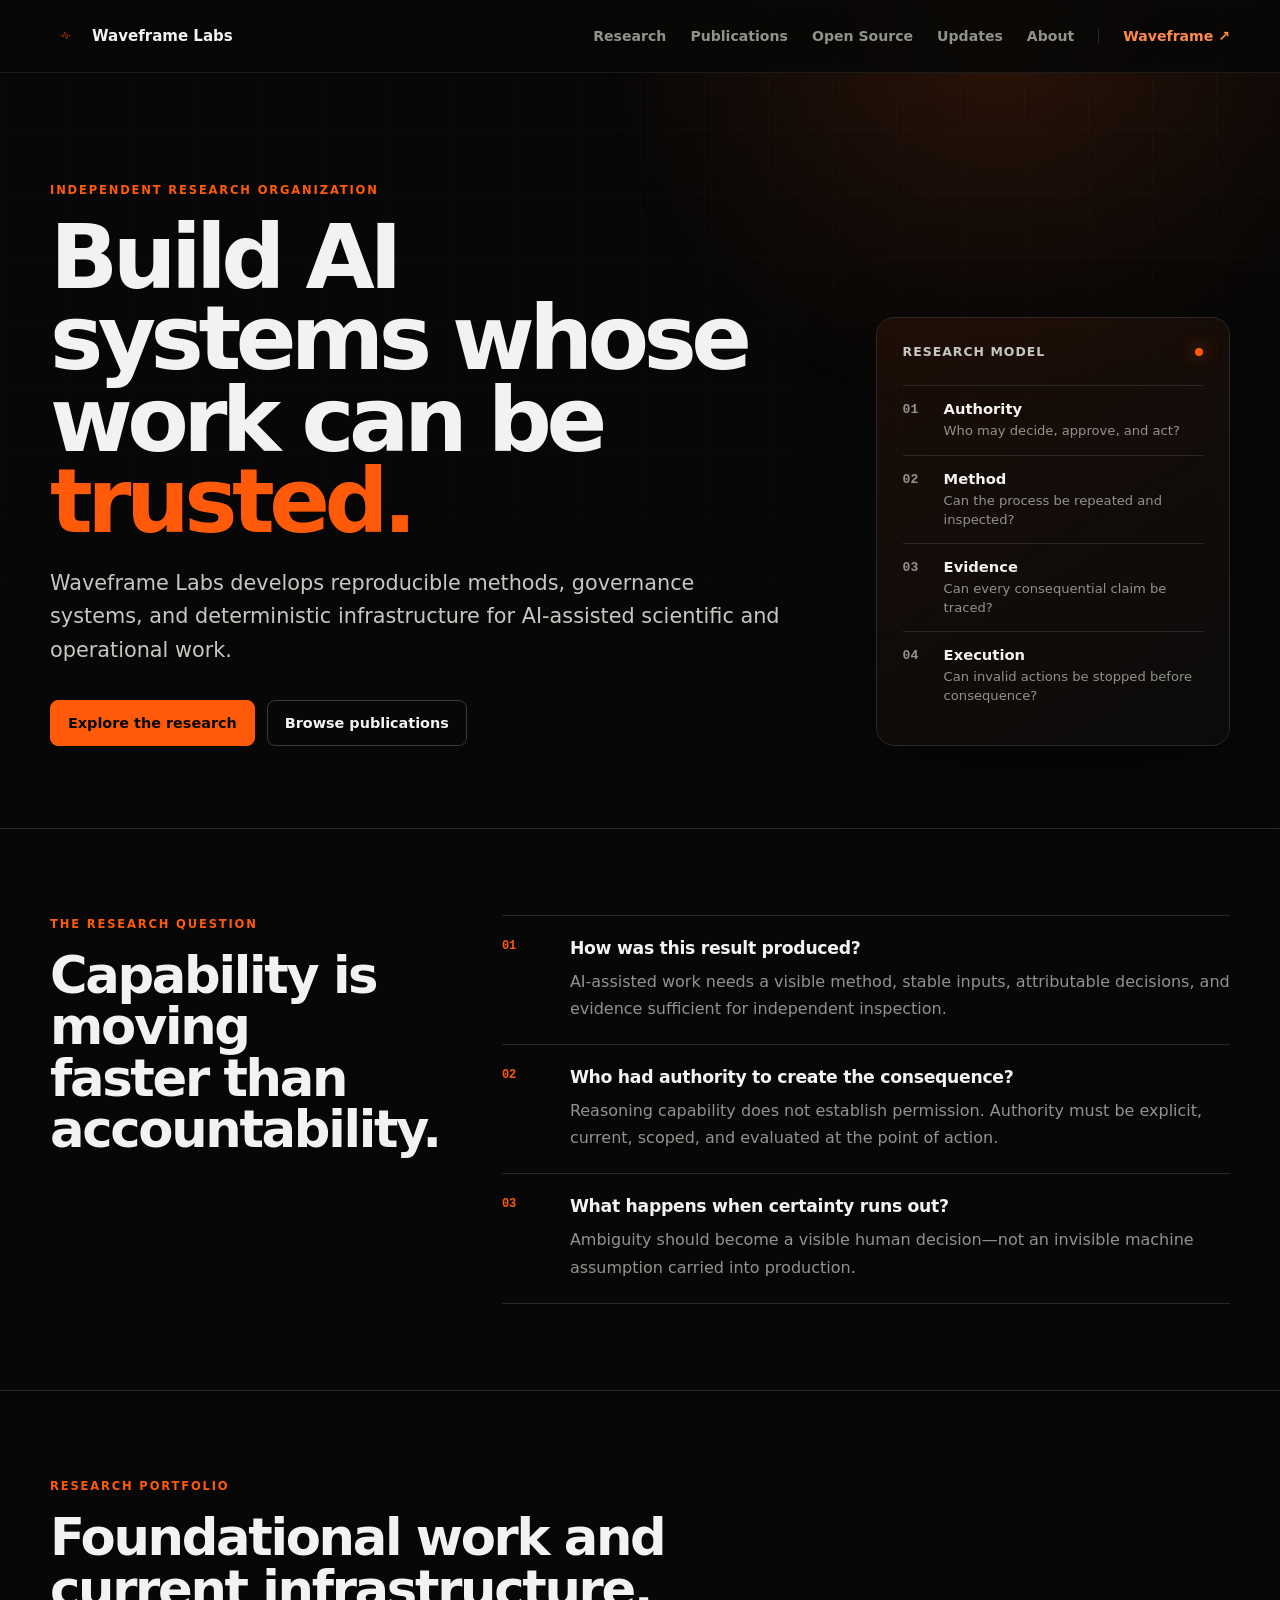
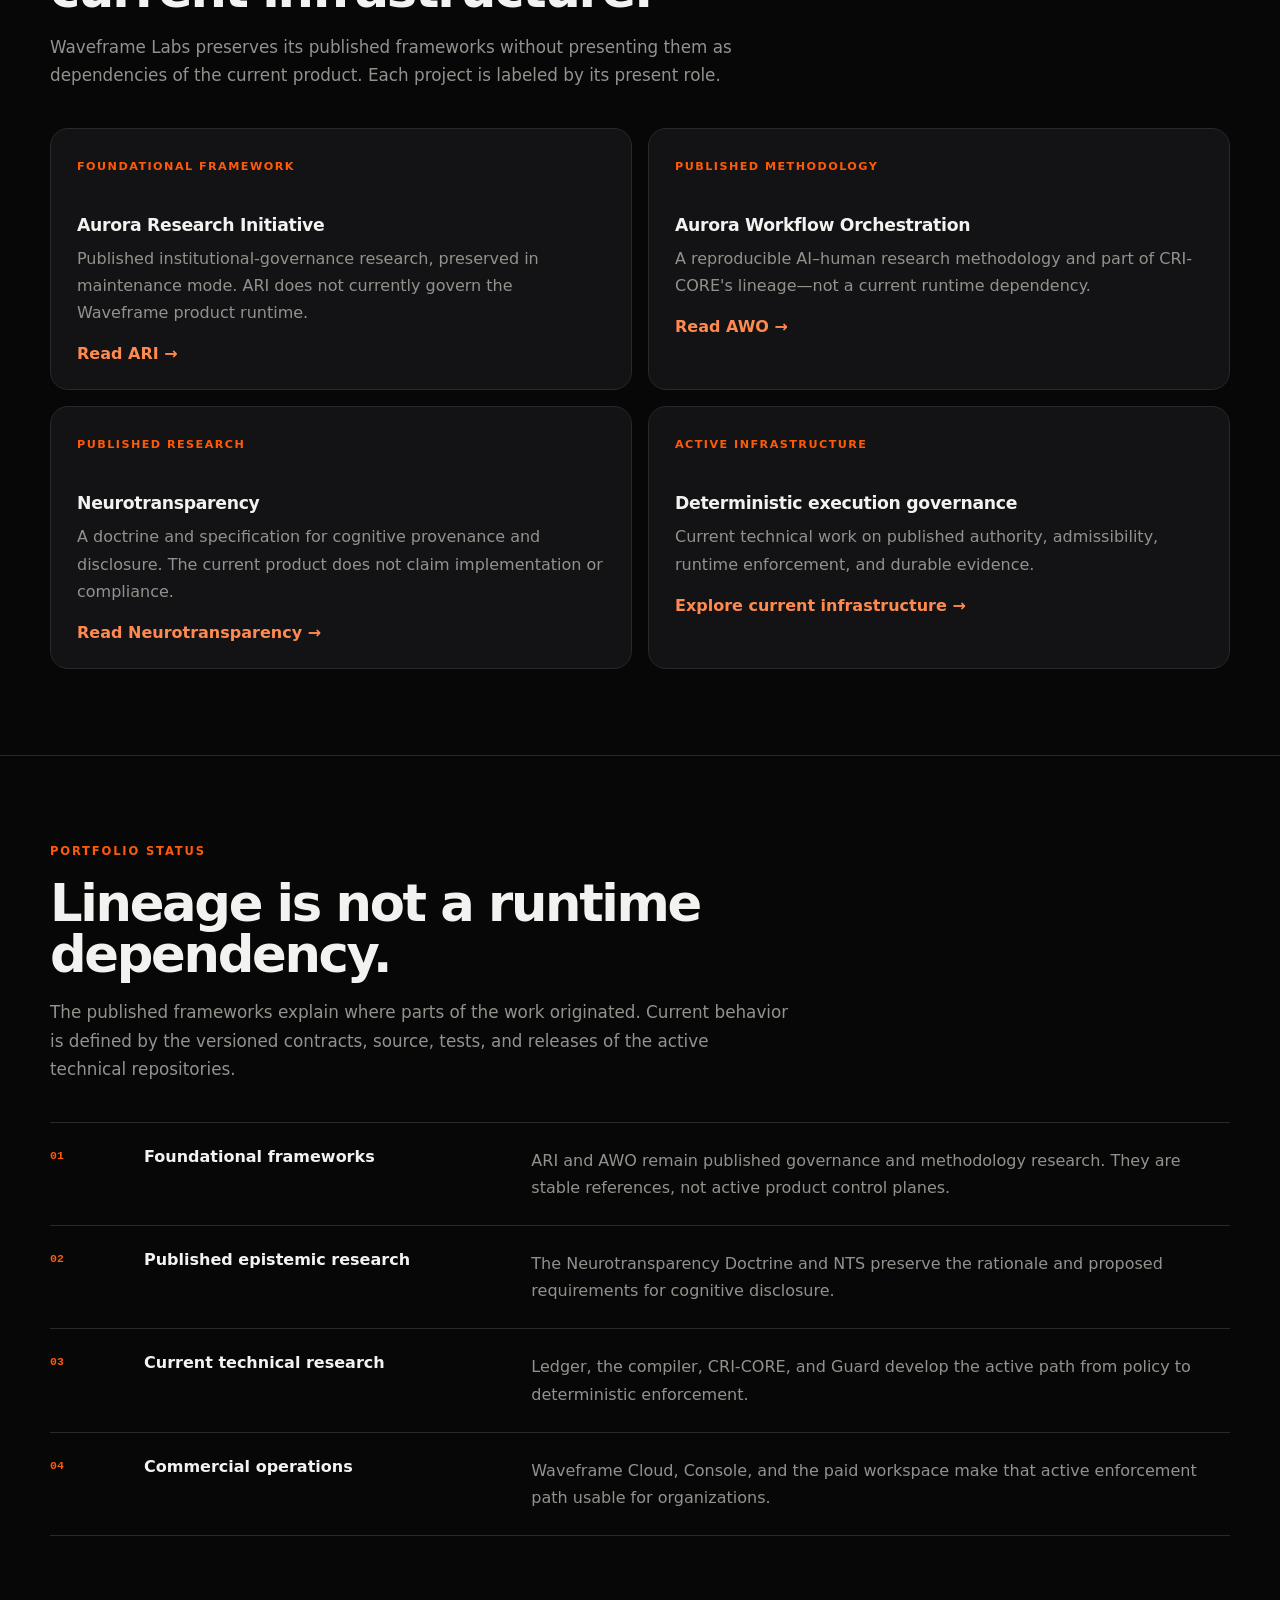
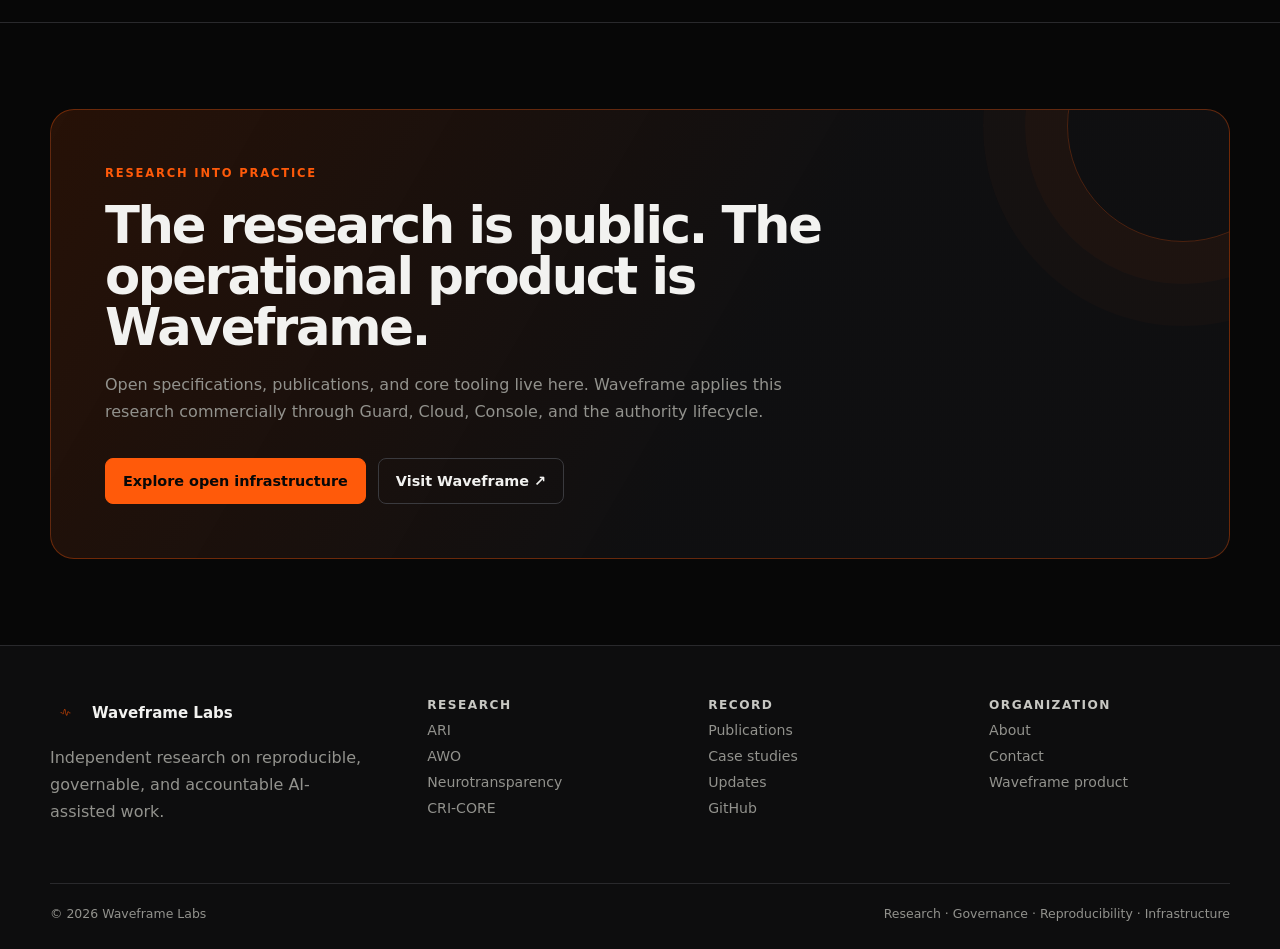
<file: index.html>
<!--
---
title: "Waveframe Labs - Independent Research Organization"
short_title: "Waveframe Labs"
version: "3.0.0"
status: "Active"
type: "website"
author: "Waveframe Labs"
maintainer: "Waveframe Labs"
license: "CC-BY-4.0"
ai_assisted: "partial"
---
-->
<!doctype html>
<html lang="en">
<head>
  <meta charset="utf-8">
  <meta name="viewport" content="width=device-width, initial-scale=1">
  <title>Waveframe Labs · Independent AI Research</title>
  <meta name="description" content="Waveframe Labs is an independent research organization developing reproducible methods, governance systems, and deterministic infrastructure for AI-assisted work.">
  <link rel="canonical" href="https://waveframelabs.org/">
  <link rel="icon" type="image/png" sizes="96x96" href="assets/brand/favicon-96x96.png">
  <link rel="shortcut icon" href="assets/brand/favicon.ico">
  <link rel="apple-touch-icon" sizes="180x180" href="assets/brand/apple-touch-icon.png">
  <link rel="manifest" href="assets/brand/site.webmanifest">
  <meta name="theme-color" content="#070707">
  <link rel="stylesheet" href="assets/institutional.css">
  <meta property="og:site_name" content="Waveframe Labs">
  <meta property="og:type" content="website">
  <meta property="og:title" content="Waveframe Labs">
  <meta property="og:description" content="Independent research for trustworthy AI work.">
  <meta property="og:image" content="https://waveframelabs.org/assets/og.png">
  <meta name="twitter:card" content="summary_large_image">
  <meta name="twitter:title" content="Waveframe Labs">
  <meta name="twitter:description" content="Independent research for trustworthy AI work.">
  <meta name="twitter:image" content="https://waveframelabs.org/assets/og.png">
</head>
<body>
<a class="skip-link" href="#main">Skip to content</a>
<header class="site-header">
  <div class="shell nav-shell">
    <a class="site-brand" href="index.html" aria-label="Waveframe Labs home"><img src="assets/brand/canon_wf_logo_mark_transparent.png" alt=""><span>Waveframe Labs</span></a>
    <nav class="site-nav" aria-label="Primary navigation"><a href="research.html">Research</a><a href="publications.html">Publications</a><a href="tools.html">Open Source</a><a href="updates.html">Updates</a><a href="about.html">About</a><a class="product-link" href="https://waveframelabs.com">Waveframe ↗</a></nav>
  </div>
</header>

<main id="main">
  <section class="hero">
    <div class="shell hero-layout">
      <div>
        <p class="eyebrow">Independent research organization</p>
        <h1>Build AI systems whose work can be <span class="accent">trusted.</span></h1>
        <p class="lede">Waveframe Labs develops reproducible methods, governance systems, and deterministic infrastructure for AI-assisted scientific and operational work.</p>
        <div class="actions"><a class="button" href="research.html">Explore the research</a><a class="button secondary" href="publications.html">Browse publications</a></div>
      </div>
      <aside class="research-record" aria-label="Research model">
        <div class="record-label">Research model</div>
        <div class="record-row"><span class="record-index">01</span><div><strong>Authority</strong><span>Who may decide, approve, and act?</span></div></div>
        <div class="record-row"><span class="record-index">02</span><div><strong>Method</strong><span>Can the process be repeated and inspected?</span></div></div>
        <div class="record-row"><span class="record-index">03</span><div><strong>Evidence</strong><span>Can every consequential claim be traced?</span></div></div>
        <div class="record-row"><span class="record-index">04</span><div><strong>Execution</strong><span>Can invalid actions be stopped before consequence?</span></div></div>
      </aside>
    </div>
  </section>

  <section class="section"><div class="shell split">
    <div><p class="eyebrow">The research question</p><h2>Capability is moving faster than accountability.</h2></div>
    <div class="principles">
      <div class="principle"><span class="principle-number">01</span><div><h3>How was this result produced?</h3><p>AI-assisted work needs a visible method, stable inputs, attributable decisions, and evidence sufficient for independent inspection.</p></div></div>
      <div class="principle"><span class="principle-number">02</span><div><h3>Who had authority to create the consequence?</h3><p>Reasoning capability does not establish permission. Authority must be explicit, current, scoped, and evaluated at the point of action.</p></div></div>
      <div class="principle"><span class="principle-number">03</span><div><h3>What happens when certainty runs out?</h3><p>Ambiguity should become a visible human decision—not an invisible machine assumption carried into production.</p></div></div>
    </div>
  </div></section>

  <section class="section"><div class="shell">
    <p class="eyebrow">Research portfolio</p><h2>Foundational work and current infrastructure.</h2>
    <p class="section-intro">Waveframe Labs preserves its published frameworks without presenting them as dependencies of the current product. Each project is labeled by its present role.</p>
    <div class="card-grid">
      <a class="card" href="ari.html"><span class="tag">Foundational framework</span><h3>Aurora Research Initiative</h3><p>Published institutional-governance research, preserved in maintenance mode. ARI does not currently govern the Waveframe product runtime.</p><span class="card-arrow">Read ARI →</span></a>
      <a class="card" href="awo.html"><span class="tag">Published methodology</span><h3>Aurora Workflow Orchestration</h3><p>A reproducible AI–human research methodology and part of CRI-CORE's lineage—not a current runtime dependency.</p><span class="card-arrow">Read AWO →</span></a>
      <a class="card" href="doctrine.html"><span class="tag">Published research</span><h3>Neurotransparency</h3><p>A doctrine and specification for cognitive provenance and disclosure. The current product does not claim implementation or compliance.</p><span class="card-arrow">Read Neurotransparency →</span></a>
      <a class="card" href="cri-core.html"><span class="tag">Active infrastructure</span><h3>Deterministic execution governance</h3><p>Current technical work on published authority, admissibility, runtime enforcement, and durable evidence.</p><span class="card-arrow">Explore current infrastructure →</span></a>
    </div>
  </div></section>

  <section class="section"><div class="shell">
    <p class="eyebrow">Portfolio status</p><h2>Lineage is not a runtime dependency.</h2>
    <p class="section-intro">The published frameworks explain where parts of the work originated. Current behavior is defined by the versioned contracts, source, tests, and releases of the active technical repositories.</p>
    <div class="layer-list">
      <div class="layer-row"><span class="num">01</span><strong>Foundational frameworks</strong><p>ARI and AWO remain published governance and methodology research. They are stable references, not active product control planes.</p></div>
      <div class="layer-row"><span class="num">02</span><strong>Published epistemic research</strong><p>The Neurotransparency Doctrine and NTS preserve the rationale and proposed requirements for cognitive disclosure.</p></div>
      <div class="layer-row"><span class="num">03</span><strong>Current technical research</strong><p>Ledger, the compiler, CRI-CORE, and Guard develop the active path from policy to deterministic enforcement.</p></div>
      <div class="layer-row"><span class="num">04</span><strong>Commercial operations</strong><p>Waveframe Cloud, Console, and the paid workspace make that active enforcement path usable for organizations.</p></div>
    </div>
  </div></section>

  <section class="section"><div class="shell statement">
    <p class="eyebrow">Research into practice</p><h2>The research is public. The operational product is Waveframe.</h2>
    <p>Open specifications, publications, and core tooling live here. Waveframe applies this research commercially through Guard, Cloud, Console, and the authority lifecycle.</p>
    <div class="actions"><a class="button" href="tools.html">Explore open infrastructure</a><a class="button secondary" href="https://waveframelabs.com">Visit Waveframe ↗</a></div>
  </div></section>
</main>

<footer class="site-footer"><div class="shell">
  <div class="footer-grid">
    <div class="footer-brand"><a class="site-brand" href="index.html"><img src="assets/brand/canon_wf_logo_mark_transparent.png" alt=""><span>Waveframe Labs</span></a><p>Independent research on reproducible, governable, and accountable AI-assisted work.</p></div>
    <div class="footer-column"><h3>Research</h3><a href="ari.html">ARI</a><a href="awo.html">AWO</a><a href="doctrine.html">Neurotransparency</a><a href="cri-core.html">CRI-CORE</a></div>
    <div class="footer-column"><h3>Record</h3><a href="publications.html">Publications</a><a href="case-studies.html">Case studies</a><a href="updates.html">Updates</a><a href="https://github.com/Waveframe-Labs">GitHub</a></div>
    <div class="footer-column"><h3>Organization</h3><a href="about.html">About</a><a href="mailto:swright@waveframelabs.org">Contact</a><a href="https://waveframelabs.com">Waveframe product</a></div>
  </div>
  <div class="footer-bottom"><span>© <span id="year"></span> Waveframe Labs</span><span>Research · Governance · Reproducibility · Infrastructure</span></div>
</div></footer>
<script>document.getElementById('year').textContent=new Date().getFullYear();</script>
</body>
</html>
</file>
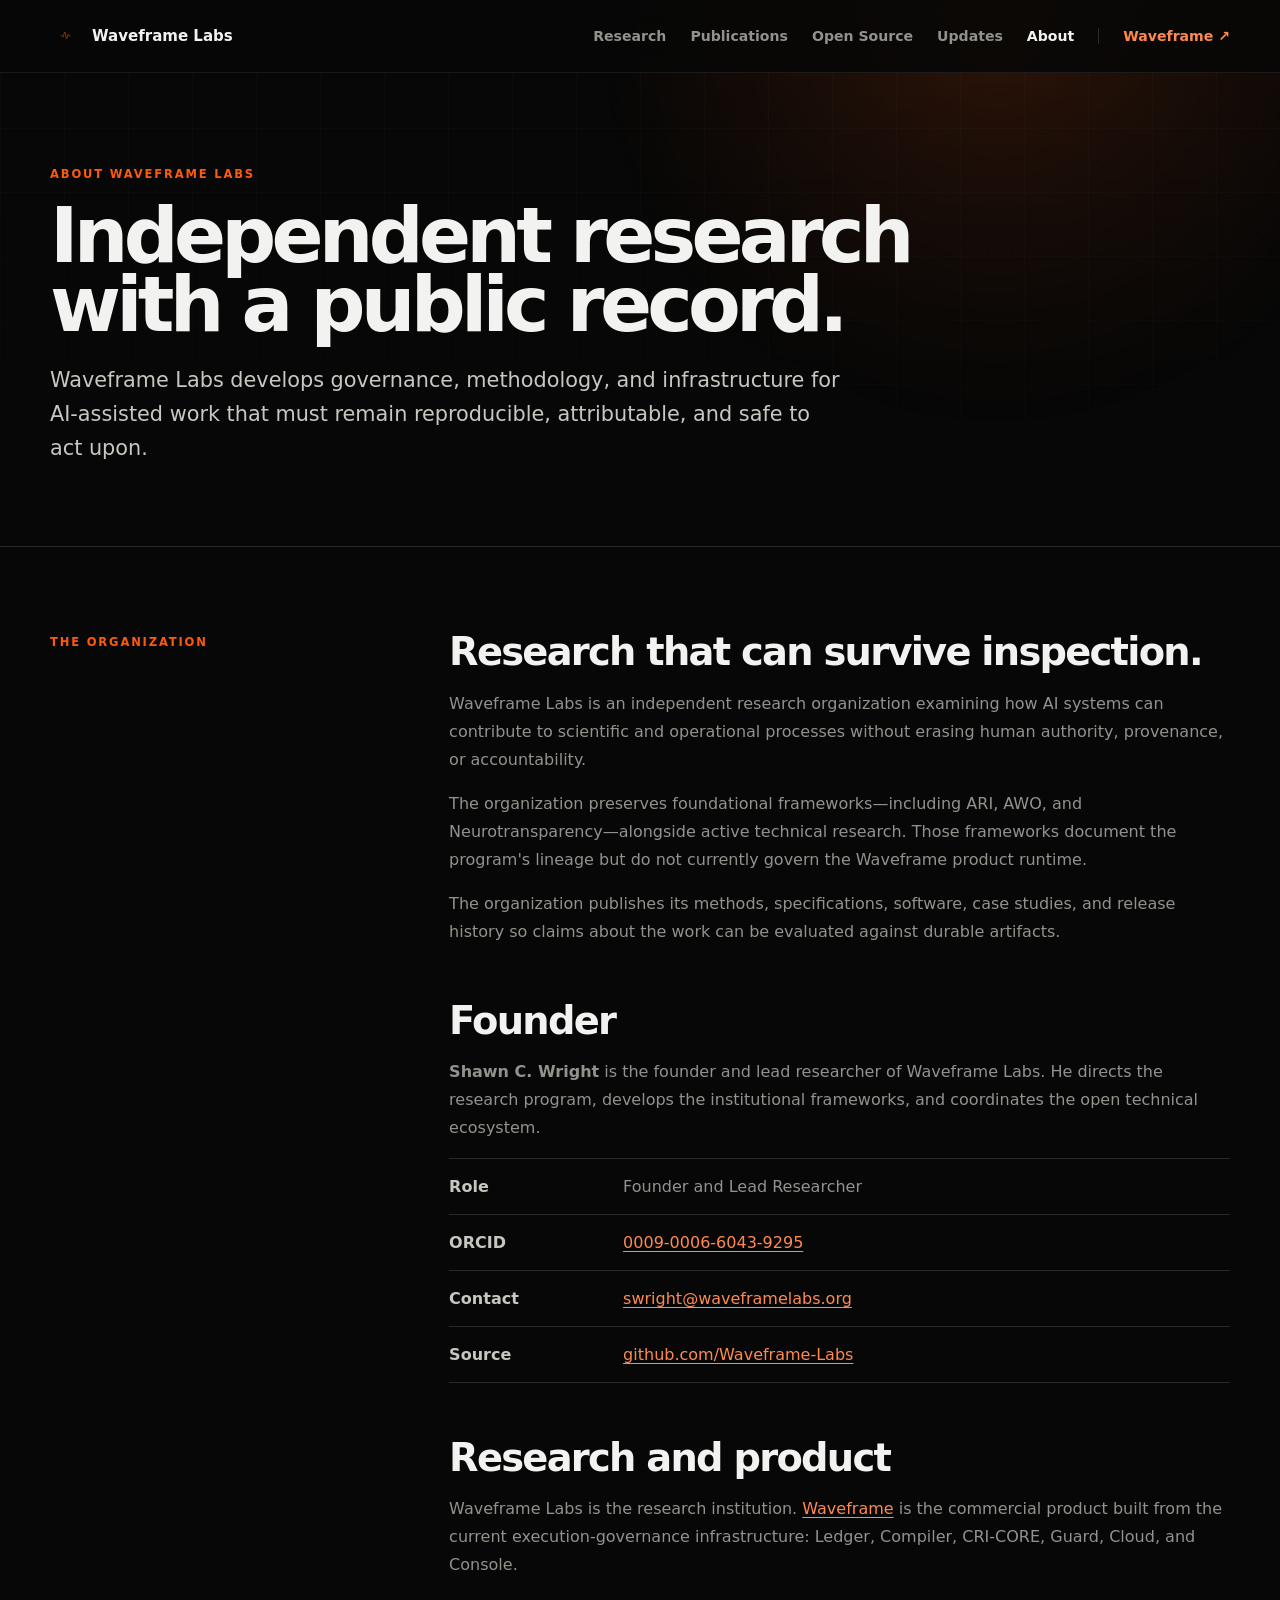
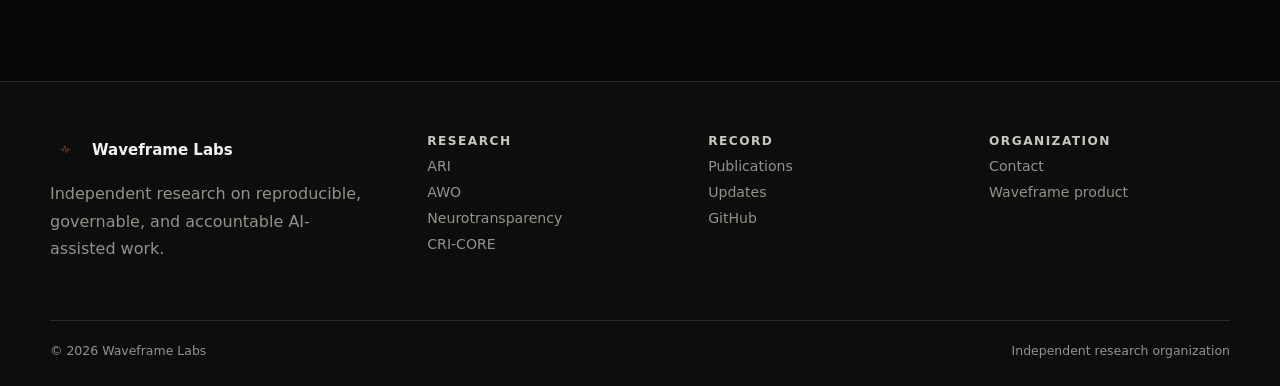
<file: about.html>
<!doctype html>
<html lang="en">
<head>
  <meta charset="utf-8"><meta name="viewport" content="width=device-width,initial-scale=1">
  <title>About · Waveframe Labs</title>
  <meta name="description" content="Waveframe Labs is an independent research organization founded by Shawn C. Wright to develop reproducible and governable AI-human systems.">
  <link rel="canonical" href="https://waveframelabs.org/about.html"><link rel="icon" type="image/png" sizes="96x96" href="assets/brand/favicon-96x96.png"><meta name="theme-color" content="#070707"><link rel="stylesheet" href="assets/institutional.css">
  <meta property="og:site_name" content="Waveframe Labs">
  <meta property="og:type" content="website">
  <meta property="og:title" content="Waveframe Labs">
  <meta property="og:description" content="Independent research for trustworthy AI work.">
  <meta property="og:image" content="https://waveframelabs.org/assets/og.png">
  <meta name="twitter:card" content="summary_large_image">
  <meta name="twitter:title" content="Waveframe Labs">
  <meta name="twitter:description" content="Independent research for trustworthy AI work.">
  <meta name="twitter:image" content="https://waveframelabs.org/assets/og.png">
</head>
<body>
<a class="skip-link" href="#main">Skip to content</a>
<header class="site-header"><div class="shell nav-shell"><a class="site-brand" href="index.html"><img src="assets/brand/canon_wf_logo_mark_transparent.png" alt=""><span>Waveframe Labs</span></a><nav class="site-nav" aria-label="Primary navigation"><a href="research.html">Research</a><a href="publications.html">Publications</a><a href="tools.html">Open Source</a><a href="updates.html">Updates</a><a href="about.html" aria-current="page">About</a><a class="product-link" href="https://waveframelabs.com">Waveframe ↗</a></nav></div></header>
<main id="main">
  <section class="page-hero"><div class="shell"><p class="eyebrow">About Waveframe Labs</p><h1>Independent research with a public record.</h1><p class="lede">Waveframe Labs develops governance, methodology, and infrastructure for AI-assisted work that must remain reproducible, attributable, and safe to act upon.</p></div></section>
  <section class="section"><div class="shell prose-grid"><aside><p class="eyebrow">The organization</p></aside><div class="prose"><h2>Research that can survive inspection.</h2><p>Waveframe Labs is an independent research organization examining how AI systems can contribute to scientific and operational processes without erasing human authority, provenance, or accountability.</p><p>The organization preserves foundational frameworks—including ARI, AWO, and Neurotransparency—alongside active technical research. Those frameworks document the program's lineage but do not currently govern the Waveframe product runtime.</p><p>The organization publishes its methods, specifications, software, case studies, and release history so claims about the work can be evaluated against durable artifacts.</p><h2>Founder</h2><p><strong>Shawn C. Wright</strong> is the founder and lead researcher of Waveframe Labs. He directs the research program, develops the institutional frameworks, and coordinates the open technical ecosystem.</p><dl class="fact-list"><div class="fact"><dt>Role</dt><dd>Founder and Lead Researcher</dd></div><div class="fact"><dt>ORCID</dt><dd><a href="https://orcid.org/0009-0006-6043-9295">0009-0006-6043-9295</a></dd></div><div class="fact"><dt>Contact</dt><dd><a href="mailto:swright@waveframelabs.org">swright@waveframelabs.org</a></dd></div><div class="fact"><dt>Source</dt><dd><a href="https://github.com/Waveframe-Labs">github.com/Waveframe-Labs</a></dd></div></dl><h2>Research and product</h2><p>Waveframe Labs is the research institution. <a href="https://waveframelabs.com">Waveframe</a> is the commercial product built from the current execution-governance infrastructure: Ledger, Compiler, CRI-CORE, Guard, Cloud, and Console.</p></div></div></section>
</main>
<footer class="site-footer"><div class="shell"><div class="footer-grid"><div class="footer-brand"><a class="site-brand" href="index.html"><img src="assets/brand/canon_wf_logo_mark_transparent.png" alt=""><span>Waveframe Labs</span></a><p>Independent research on reproducible, governable, and accountable AI-assisted work.</p></div><div class="footer-column"><h3>Research</h3><a href="ari.html">ARI</a><a href="awo.html">AWO</a><a href="doctrine.html">Neurotransparency</a><a href="cri-core.html">CRI-CORE</a></div><div class="footer-column"><h3>Record</h3><a href="publications.html">Publications</a><a href="updates.html">Updates</a><a href="https://github.com/Waveframe-Labs">GitHub</a></div><div class="footer-column"><h3>Organization</h3><a href="mailto:swright@waveframelabs.org">Contact</a><a href="https://waveframelabs.com">Waveframe product</a></div></div><div class="footer-bottom"><span>© <span id="year"></span> Waveframe Labs</span><span>Independent research organization</span></div></div></footer>
<script>document.getElementById('year').textContent=new Date().getFullYear();</script>
</body>
</html>
</file>
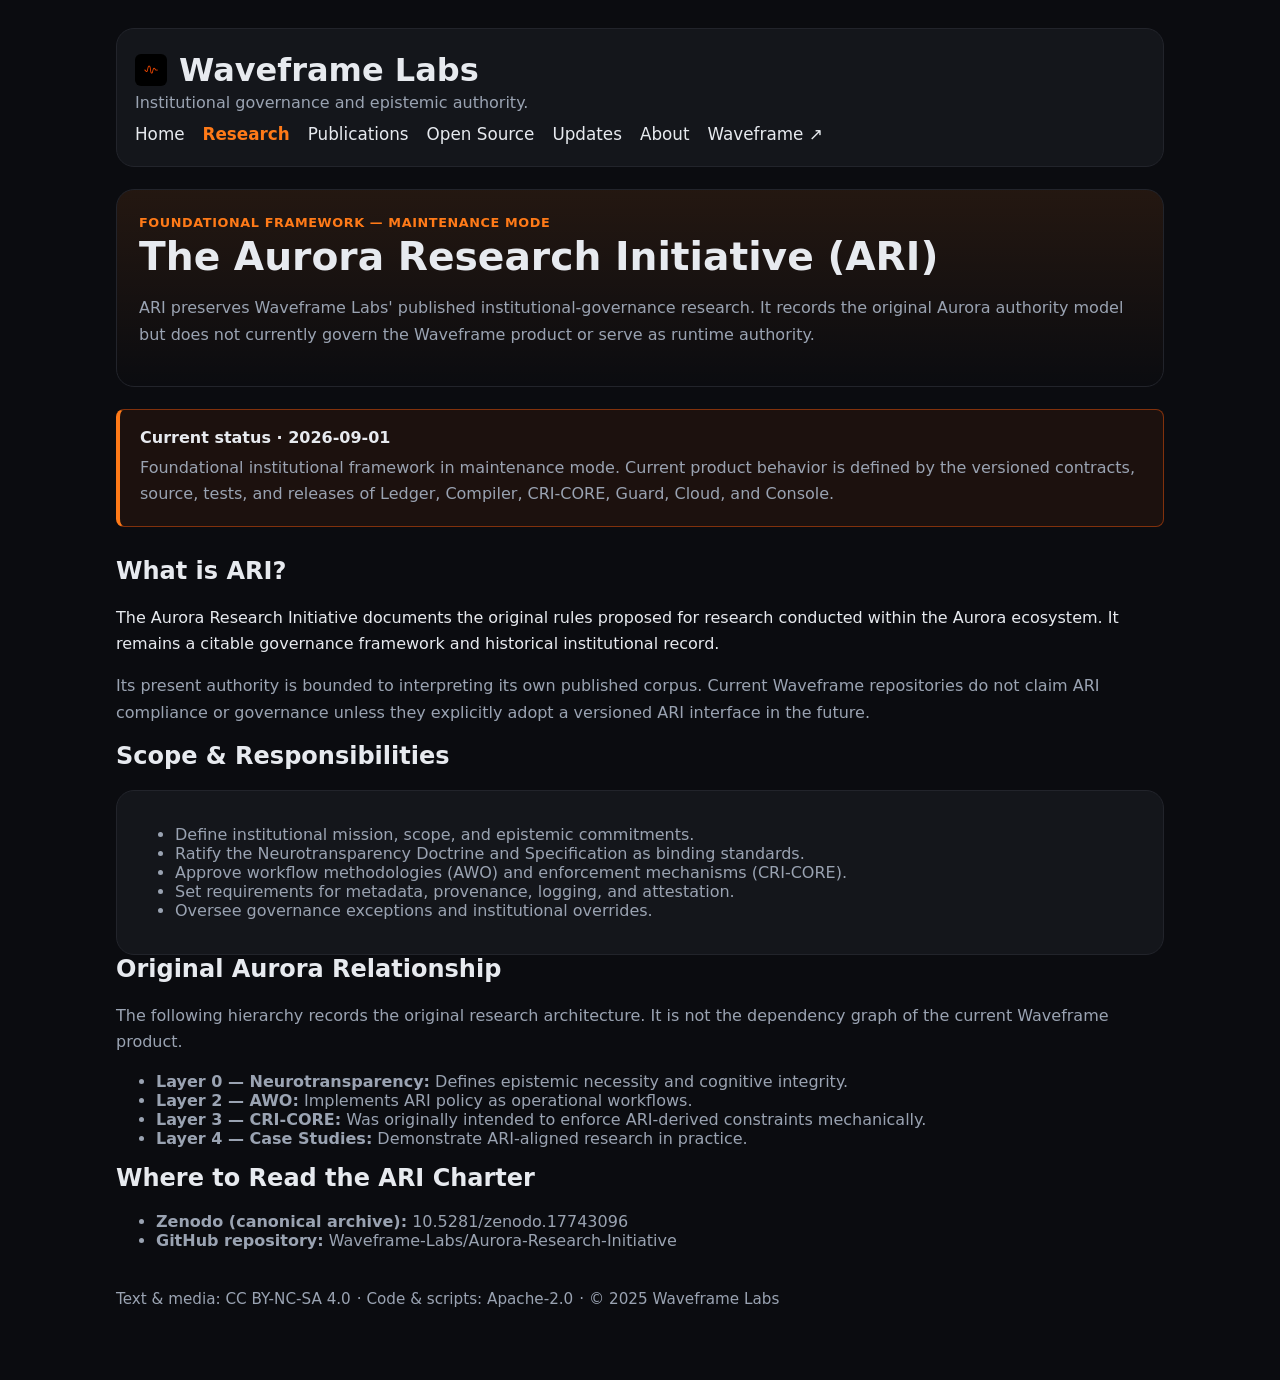
<file: ari.html>
<!DOCTYPE html>
<html lang="en">
<head>
  <meta charset="utf-8" />
  <meta name="viewport" content="width=device-width, initial-scale=1" />

  <title>ARI · Waveframe Labs</title>

  <meta name="description" content="The Aurora Research Initiative (ARI) is Waveframe Labs' foundational institutional-governance framework, preserved in maintenance mode.">
  <link rel="icon" type="image/png" href="favicon-32x32.png" />
  <link rel="canonical" href="https://waveframelabs.org/ari.html" />

  <!-- === SHARED SITE STYLES (IDENTICAL TO index.html) === -->
  <style>
    :root{
      --bg:#0b0c10; --card:#14161b; --ink:#e7eaef; --muted:#9aa3b2;
      --edge:#22242b; --accent:#ff7a18; --maxw:1080px; --rad:18px;
    }
    *{box-sizing:border-box}
    html,body{
      margin:0; padding:0;
      background:var(--bg); color:var(--ink);
      font-family:ui-sans-serif,system-ui,-apple-system,Segoe UI,Roboto,Helvetica,Arial,sans-serif;
    }
    a{color:inherit;text-decoration:none;border-bottom:1px solid transparent}
    a:hover{border-color:var(--ink)}

    .wrap{max-width:var(--maxw);margin:0 auto;padding:28px 16px 72px}

    .hdr{
      padding:22px 18px;
      border:1px solid var(--edge);
      border-radius:18px;
      background:var(--card);
      margin-bottom:22px;
    }
    .hdr-top{display:flex;align-items:center;gap:12px;margin-bottom:4px}
    .hdr-top .title{font-size:clamp(1.45rem,2.8vw,2rem);font-weight:700}
    .hdr-sub{color:var(--muted);font-size:1rem;margin-bottom:12px}

    .topnav{display:flex;flex-wrap:wrap;gap:18px;font-size:1.05rem}
    .topnav a{border:none}
    .active-link{
      color:var(--accent);
      font-weight:600;
      border-bottom:1px solid var(--accent);
    }

    .hero{
      margin:16px 0 22px;
      padding:22px;
      border:1px solid var(--edge);
      border-radius:18px;
      background:linear-gradient(180deg,rgba(255,122,24,.10),rgba(0,0,0,0));
    }

    h1{font-size:clamp(1.6rem,3.6vw,2.45rem);margin:.2rem 0 .6rem}
    h2{margin-top:0}
    p{line-height:1.65}

    .kicker{
      color:var(--accent);
      font-size:.8rem;
      font-weight:700;
      text-transform:uppercase;
      letter-spacing:.6px;
    }

    .card{
      background:var(--card);
      border:1px solid var(--edge);
      border-radius:18px;
      padding:18px;
      margin-top:14px;
    }

    .muted{color:var(--muted)}

    footer{
      margin-top:40px;
      color:var(--muted);
      font-size:.95rem;
      display:flex;flex-wrap:wrap;gap:6px;align-items:center
    }
  </style>
  <meta property="og:site_name" content="Waveframe Labs">
  <meta property="og:type" content="website">
  <meta property="og:title" content="Waveframe Labs">
  <meta property="og:description" content="Independent research for trustworthy AI work.">
  <meta property="og:image" content="https://waveframelabs.org/assets/og.png">
  <meta name="twitter:card" content="summary_large_image">
  <meta name="twitter:title" content="Waveframe Labs">
  <meta name="twitter:description" content="Independent research for trustworthy AI work.">
  <meta name="twitter:image" content="https://waveframelabs.org/assets/og.png">
</head>

<body>
<div class="wrap">

  <!-- ===== HEADER ===== -->
  <header class="hdr">
    <div class="hdr-top">
      <img src="waveframe-logo-mark.png" width="32" height="32" style="border-radius:6px;" />
      <div class="title">Waveframe Labs</div>
    </div>

    <div class="hdr-sub">
      Institutional governance and epistemic authority.
    </div>

    <nav class="topnav">
      <a href="index.html">Home</a>
      <a class="active-link" href="research.html">Research</a>
      <a href="publications.html">Publications</a>
      <a href="tools.html">Open Source</a>
      <a href="updates.html">Updates</a>
      <a href="about.html">About</a>
      <a href="https://waveframelabs.com">Waveframe ↗</a>
    </nav>
  </header>

  <!-- ===== HERO ===== -->
  <section class="hero">
    <span class="kicker">Foundational Framework — Maintenance Mode</span>
    <h1>The Aurora Research Initiative (ARI)</h1>

    <p class="muted">
      ARI preserves Waveframe Labs' published institutional-governance research. It records the original
      Aurora authority model but does not currently govern the Waveframe product or serve as runtime authority.
    </p>
  </section>

  <section style="border:1px solid rgba(255,90,10,.45);border-left:4px solid var(--accent);border-radius:8px;padding:18px 20px;margin-bottom:30px;background:rgba(255,90,10,.07);">
    <strong>Current status · 2026-09-01</strong>
    <p class="muted" style="margin:8px 0 0;">Foundational institutional framework in maintenance mode. Current product behavior is defined by the versioned contracts, source, tests, and releases of Ledger, Compiler, CRI-CORE, Guard, Cloud, and Console.</p>
  </section>

  <!-- ===== WHAT IS ARI ===== -->
  <section>
    <h2>What is ARI?</h2>
    <p>
      The Aurora Research Initiative documents the original rules proposed for research conducted within the Aurora ecosystem.
      It remains a citable governance framework and historical institutional record.
    </p>
    <p class="muted">
      Its present authority is bounded to interpreting its own published corpus. Current Waveframe repositories do not claim
      ARI compliance or governance unless they explicitly adopt a versioned ARI interface in the future.
    </p>
  </section>

  <!-- ===== RESPONSIBILITIES ===== -->
  <section>
    <h2>Scope & Responsibilities</h2>
    <div class="card">
      <ul class="muted">
        <li>Define institutional mission, scope, and epistemic commitments.</li>
        <li>Ratify the Neurotransparency Doctrine and Specification as binding standards.</li>
        <li>Approve workflow methodologies (AWO) and enforcement mechanisms (CRI-CORE).</li>
        <li>Set requirements for metadata, provenance, logging, and attestation.</li>
        <li>Oversee governance exceptions and institutional overrides.</li>
      </ul>
    </div>
  </section>

  <!-- ===== RELATIONSHIPS ===== -->
  <section>
    <h2>Original Aurora Relationship</h2>
    <p class="muted">The following hierarchy records the original research architecture. It is not the dependency graph of the current Waveframe product.</p>
    <ul class="muted">
      <li><strong>Layer 0 — Neurotransparency:</strong> Defines epistemic necessity and cognitive integrity.</li>
      <li><strong>Layer 2 — AWO:</strong> Implements ARI policy as operational workflows.</li>
      <li><strong>Layer 3 — CRI-CORE:</strong> Was originally intended to enforce ARI-derived constraints mechanically.</li>
      <li><strong>Layer 4 — Case Studies:</strong> Demonstrate ARI-aligned research in practice.</li>
    </ul>
  </section>

  <!-- ===== REFERENCES ===== -->
  <section>
    <h2>Where to Read the ARI Charter</h2>
    <ul class="muted">
      <li>
        <strong>Zenodo (canonical archive):</strong>
        <a href="https://doi.org/10.5281/zenodo.17743096" target="_blank">
          10.5281/zenodo.17743096
        </a>
      </li>
      <li>
        <strong>GitHub repository:</strong>
        <a href="https://github.com/Waveframe-Labs/Aurora-Research-Initiative" target="_blank">
          Waveframe-Labs/Aurora-Research-Initiative
        </a>
      </li>
    </ul>
  </section>

  <!-- ===== FOOTER ===== -->
  <footer>
    <span>Text &amp; media: CC BY-NC-SA 4.0</span>
    <span>· Code &amp; scripts: Apache-2.0</span>
    <span>· © 2025 Waveframe Labs</span>
  </footer>

</div>
</body>
</html>
</file>
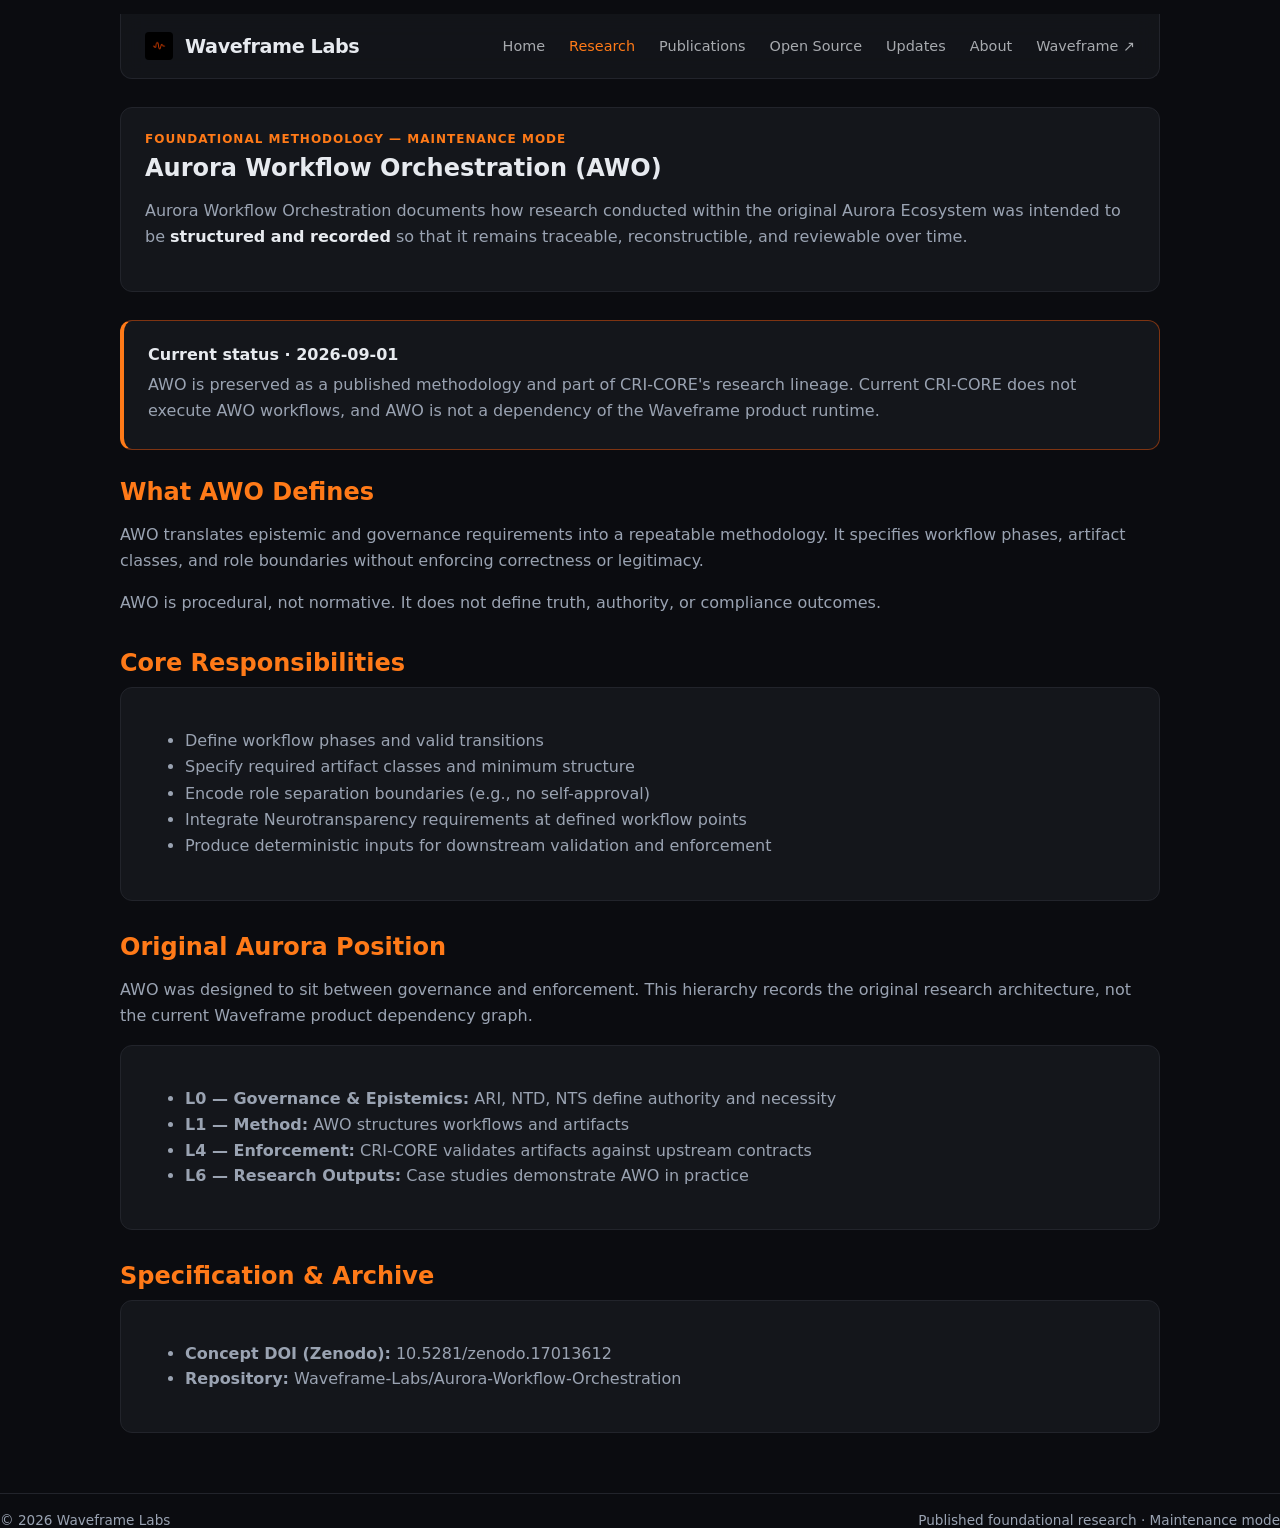
<file: awo.html>
<!--
---
title: "Aurora Workflow Orchestration · Waveframe Labs"
short_title: "AWO"
version: "1.0.0"
status: "Active"
type: "website"
author: "Waveframe Labs"
maintainer: "Waveframe Labs"
license: "CC-BY-4.0"
policy_version: "ARI-Metadata-2.0.0"
dependencies:
  - "Aurora Ecosystem — Unified System Reference v2.0.0"
ai_assisted: "partial"
ai_assistance_details: "AWO page normalized for canonical layer numbering, authority boundaries, and site-wide navigation consistency."
---
-->

<!DOCTYPE html>
<html lang="en">
<head>
  <meta charset="utf-8" />
  <meta name="viewport" content="width=device-width, initial-scale=1" />
  <title>Methodology · Waveframe Labs</title>

  <meta name="description" content="Aurora Workflow Orchestration (AWO) is a foundational methodology for reproducible and traceable AI–human research, preserved in maintenance mode." />
  <link rel="icon" type="image/png" href="favicon-32x32.png" />
  <link rel="canonical" href="https://waveframelabs.org/awo.html" />

  <meta property="og:title" content="Aurora Workflow Orchestration (AWO)" />
  <meta property="og:description" content="Foundational AI–human research methodology preserved in maintenance mode." />
  <meta property="og:type" content="website" />

<style>
:root{
  --bg:#0b0c10; --card:#14161b; --ink:#e7eaef; --muted:#9aa3b2;
  --edge:#22242b; --accent:#ff7a18; --accent-hover:#e56b12; --maxw:1080px; --rad:12px;
}
*{box-sizing:border-box}
html,body{
  margin:0; padding:0;
  background:var(--bg); color:var(--ink);
  font-family:ui-sans-serif,system-ui,-apple-system,Segoe UI,Roboto,Helvetica,Arial,sans-serif;
}
a{color:inherit;text-decoration:none;transition:color .2s;}
a:hover{color:var(--accent);}

.wrap{max-width:var(--maxw);margin:0 auto;padding:14px 20px 0;}

/* --- Header (normalized) --- */
.hdr{
  padding:18px 24px;
  border-bottom:1px solid var(--edge);
  background:rgba(20,22,27,.88);
  backdrop-filter:blur(12px);
  display:flex; justify-content:space-between; align-items:center;
  position:sticky; top:0; z-index:100; margin-bottom:28px;
  border-left:1px solid var(--edge); border-right:1px solid var(--edge);
  border-radius:0 0 12px 12px;
}
.brand{display:flex;align-items:center;gap:12px;}
.brand-text{font-size:1.2rem;font-weight:700;letter-spacing:-.02em;}

.topnav{display:flex;gap:24px;font-size:.9rem;font-weight:500;}
.topnav a{opacity:.7;}
.topnav a:hover{opacity:1;color:var(--accent);}
.active-link{opacity:1!important;color:var(--accent)!important;}

@media(max-width:850px){
  .hdr{flex-direction:column;align-items:flex-start;gap:14px;}
  .topnav{flex-wrap:wrap;gap:18px;}
}

/* --- Typography --- */
h2{margin:0 0 10px;font-size:1.5rem;}
h3{margin:0 0 .55rem;font-size:1.15rem;}
p{line-height:1.65;color:var(--muted); margin-bottom:1rem;}
p strong{color:var(--ink);}

.kicker{
  color:var(--accent);
  font-size:.75rem;
  font-weight:700;
  text-transform:uppercase;
  letter-spacing:1px;
  margin-bottom:8px;
  display:block;
}

.card{
  background:var(--card);
  border:1px solid var(--edge);
  border-radius:var(--rad);
  padding:24px;
}

/* --- Footer --- */
footer{
  margin-top:60px;
  border-top:1px solid var(--edge);
  padding-top:18px;
  color:var(--muted);
  font-size:.85rem;
  display:flex;
  justify-content:space-between;
  flex-wrap:wrap;
  gap:10px;
}
</style>
  <meta property="og:site_name" content="Waveframe Labs">
  <meta property="og:type" content="website">
  <meta property="og:title" content="Waveframe Labs">
  <meta property="og:description" content="Independent research for trustworthy AI work.">
  <meta property="og:image" content="https://waveframelabs.org/assets/og.png">
  <meta name="twitter:card" content="summary_large_image">
  <meta name="twitter:title" content="Waveframe Labs">
  <meta name="twitter:description" content="Independent research for trustworthy AI work.">
  <meta name="twitter:image" content="https://waveframelabs.org/assets/og.png">
</head>

<body>
<div class="wrap">

<!-- HEADER -->
<header class="hdr">
  <div class="brand">
    <img src="waveframe-logo-mark.png" width="28" height="28" style="border-radius:4px;">
    <div class="brand-text">Waveframe Labs</div>
  </div>
  <nav class="topnav">
    <a href="index.html">Home</a>
    <a class="active-link" href="research.html">Research</a>
    <a href="publications.html">Publications</a>
    <a href="tools.html">Open Source</a>
    <a href="updates.html">Updates</a>
    <a href="about.html">About</a>
    <a href="https://waveframelabs.com">Waveframe ↗</a>
  </nav>
</header>

<!-- HERO -->
<section class="card" style="margin-bottom:28px;">
  <span class="kicker">Foundational Methodology — Maintenance Mode</span>
  <h2>Aurora Workflow Orchestration (AWO)</h2>
  <p>
    Aurora Workflow Orchestration documents how research conducted within the original Aurora Ecosystem
    was intended to be <strong>structured and recorded</strong> so that it remains traceable, reconstructible,
    and reviewable over time.
  </p>
</section>

<section class="card" style="margin-bottom:28px;border-color:rgba(255,90,10,.45);border-left:4px solid var(--accent);">
  <strong>Current status · 2026-09-01</strong>
  <p style="margin:8px 0 0;color:var(--muted);">AWO is preserved as a published methodology and part of CRI-CORE's research lineage. Current CRI-CORE does not execute AWO workflows, and AWO is not a dependency of the Waveframe product runtime.</p>
</section>

<!-- WHAT IS AWO -->
<section style="margin-bottom:32px;">
  <h2 style="color:var(--accent);">What AWO Defines</h2>
  <p>
    AWO translates epistemic and governance requirements into a repeatable methodology.
    It specifies workflow phases, artifact classes, and role boundaries without enforcing
    correctness or legitimacy.
  </p>
  <p>
    AWO is procedural, not normative. It does not define truth, authority, or compliance outcomes.
  </p>
</section>

<!-- CORE RESPONSIBILITIES -->
<section style="margin-bottom:32px;">
  <h2 style="color:var(--accent);">Core Responsibilities</h2>
  <div class="card">
    <ul style="color:var(--muted); line-height:1.65;">
      <li>Define workflow phases and valid transitions</li>
      <li>Specify required artifact classes and minimum structure</li>
      <li>Encode role separation boundaries (e.g., no self-approval)</li>
      <li>Integrate Neurotransparency requirements at defined workflow points</li>
      <li>Produce deterministic inputs for downstream validation and enforcement</li>
    </ul>
  </div>
</section>

<!-- POSITION IN STACK -->
<section style="margin-bottom:32px;">
  <h2 style="color:var(--accent);">Original Aurora Position</h2>
  <p>
    AWO was designed to sit between governance and enforcement. This hierarchy records the original
    research architecture, not the current Waveframe product dependency graph.
  </p>
  <div class="card">
    <ul style="color:var(--muted); line-height:1.6;">
      <li><strong>L0 — Governance & Epistemics:</strong> ARI, NTD, NTS define authority and necessity</li>
      <li><strong>L1 — Method:</strong> AWO structures workflows and artifacts</li>
      <li><strong>L4 — Enforcement:</strong> CRI-CORE validates artifacts against upstream contracts</li>
      <li><strong>L6 — Research Outputs:</strong> Case studies demonstrate AWO in practice</li>
    </ul>
  </div>
</section>

<!-- REFERENCES -->
<section style="margin-bottom:32px;">
  <h2 style="color:var(--accent);">Specification & Archive</h2>
  <div class="card">
    <ul style="color:var(--muted); line-height:1.6;">
      <li>
        <strong>Concept DOI (Zenodo):</strong>
        <a href="https://doi.org/10.5281/zenodo.17013612" target="_blank">
          10.5281/zenodo.17013612
        </a>
      </li>
      <li>
        <strong>Repository:</strong>
        <a href="https://github.com/Waveframe-Labs/Aurora-Workflow-Orchestration" target="_blank">
          Waveframe-Labs/Aurora-Workflow-Orchestration
        </a>
      </li>
    </ul>
  </div>
</section>

</div>

<!-- FOOTER -->
<footer>
  <span>© <span id="year"></span> Waveframe Labs</span>
  <span>Published foundational research · Maintenance mode</span>
</footer>

<script>
document.getElementById('year').textContent = new Date().getFullYear();
</script>

</body>
</html>
</file>
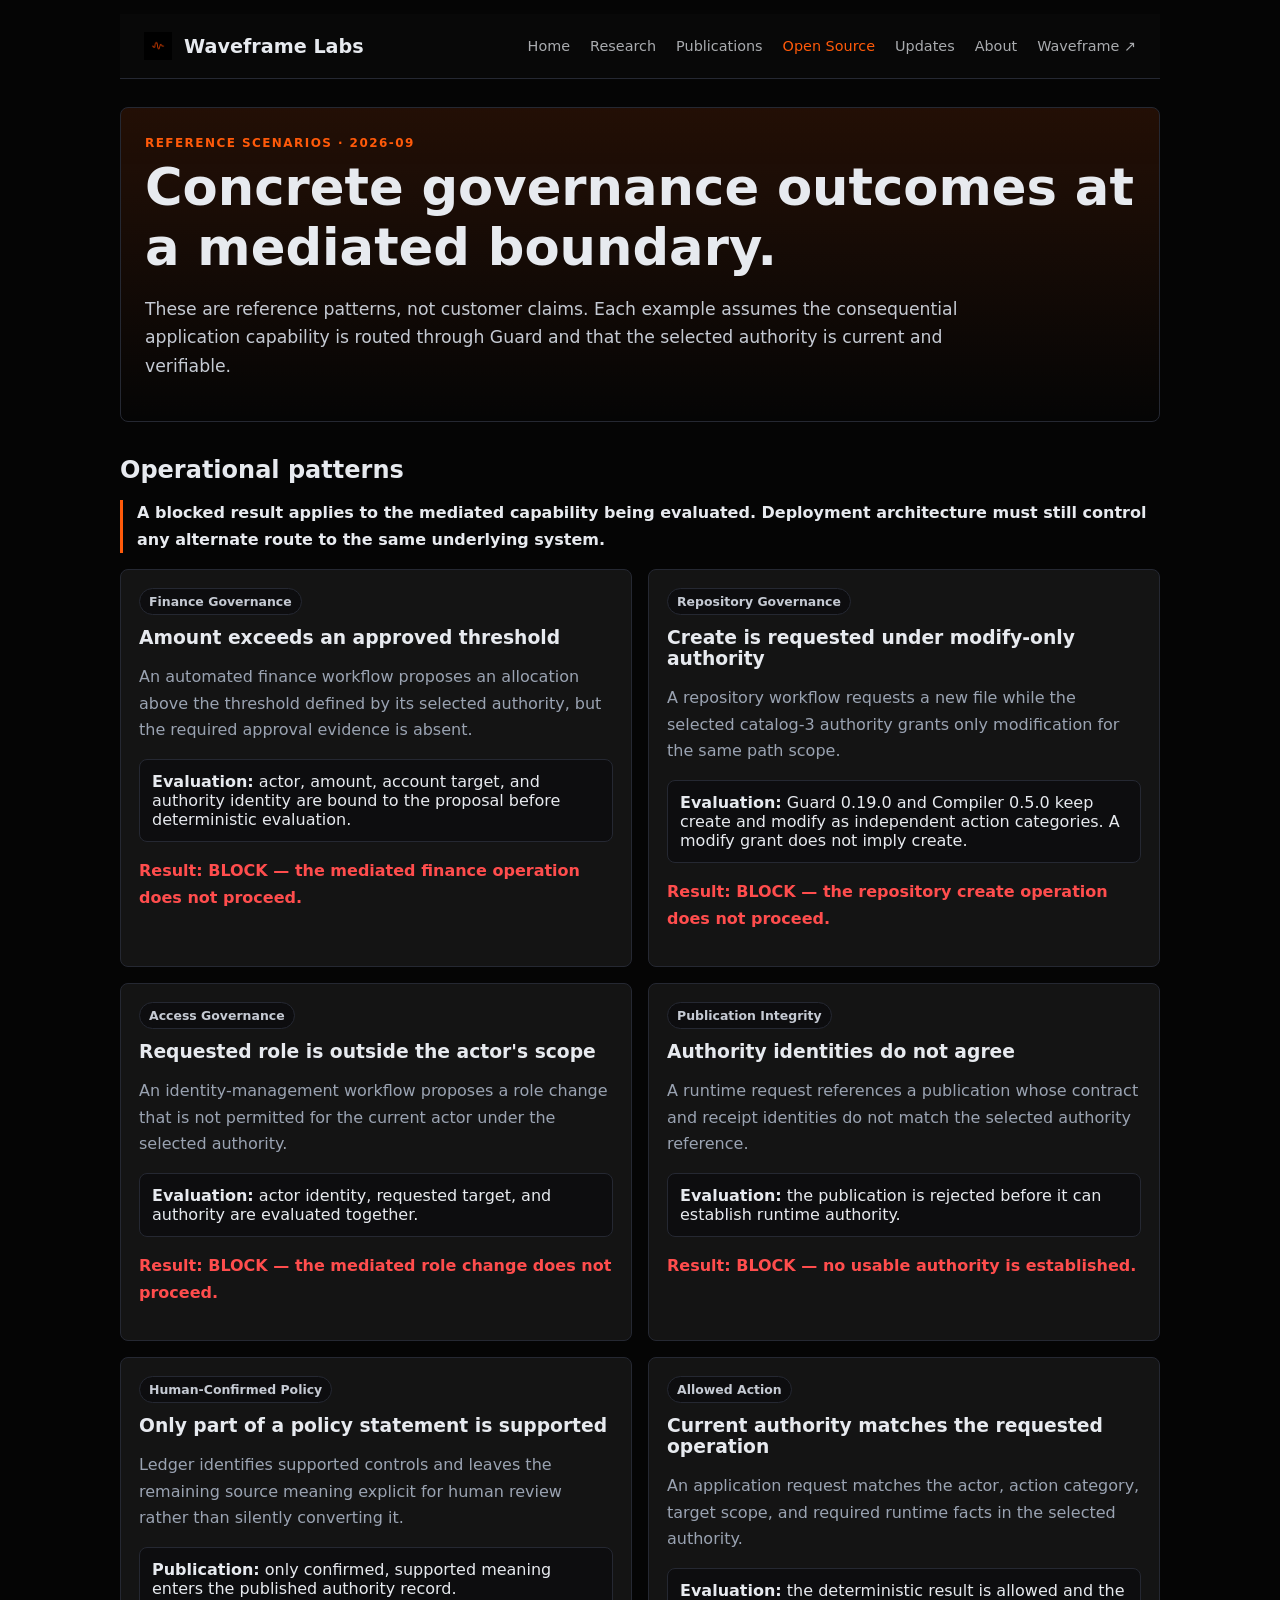
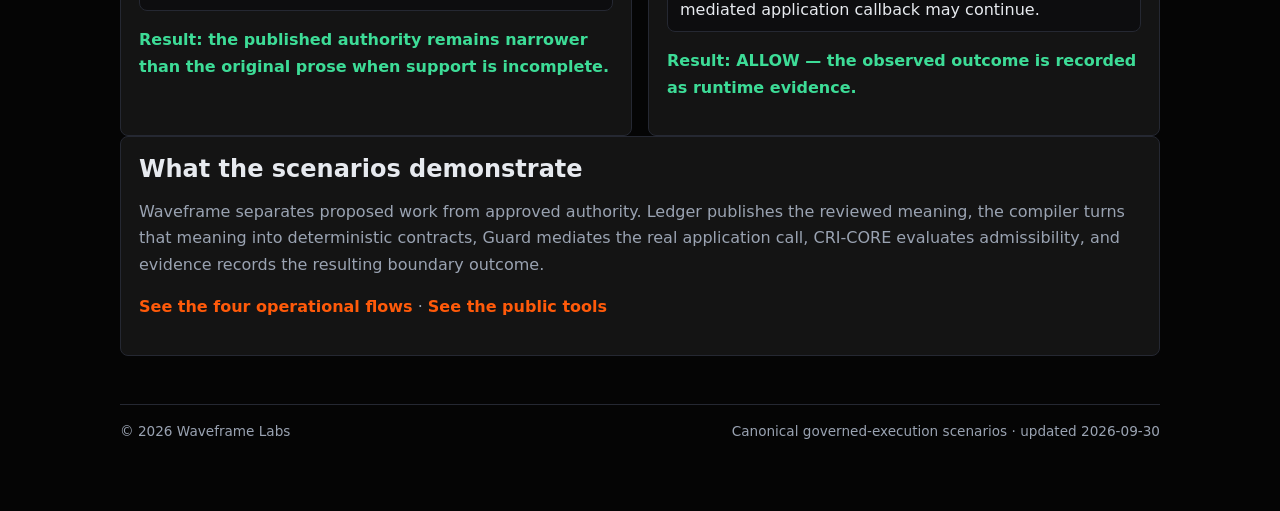
<file: case-studies.html>
<!--
---
title: "Reference Scenarios - Waveframe Labs"
short_title: "Reference Scenarios"
version: "2.3.0"
status: "Active"
type: "website"
author: "Waveframe Labs"
maintainer: "Waveframe Labs"
license: "CC-BY-4.0"
policy_version: "ARI-Metadata-3.0.2"
ai_assisted: "partial"
---
-->
<!DOCTYPE html>
<html lang="en"><head><meta charset="utf-8"/><meta name="viewport" content="width=device-width,initial-scale=1"/><title>Reference Scenarios - Waveframe Labs</title><meta name="description" content="Reference governed-execution scenarios for finance, repository changes, access control, publication integrity, and approved actions."/><link rel="icon" type="image/png" href="favicon-32x32.png"/><link rel="canonical" href="https://waveframelabs.org/case-studies.html"/>
<style>:root{--bg:#050505;--card:#141414;--panel:#0d0d0f;--ink:#e7eaef;--muted:#9aa3b2;--soft:#c5cad3;--edge:#252832;--accent:#ff5a0a;--green:#3ddc97;--red:#ff4d4d;--maxw:1080px;--rad:8px}*{box-sizing:border-box}html,body{margin:0;background:var(--bg);color:var(--ink);font-family:ui-sans-serif,system-ui,-apple-system,Segoe UI,Roboto,Helvetica,Arial,sans-serif}a{color:inherit;text-decoration:none}a:hover{color:var(--accent)}.wrap{max-width:var(--maxw);margin:auto;padding:14px 20px 72px}.hdr{padding:18px 24px;border-bottom:1px solid var(--edge);background:rgba(10,10,10,.88);display:flex;justify-content:space-between;align-items:center;position:sticky;top:0;z-index:20;margin-bottom:28px}.brand{display:flex;gap:12px;align-items:center}.brand-text{font-size:1.2rem;font-weight:700}.topnav{display:flex;gap:20px;flex-wrap:wrap;font-size:.9rem}.topnav a{opacity:.72}.active-link{opacity:1!important;color:var(--accent)!important}.hero{padding:24px;border:1px solid var(--edge);border-radius:var(--rad);background:linear-gradient(180deg,rgba(255,90,10,.12),rgba(0,0,0,0));margin-bottom:22px}.kicker{color:var(--accent);font-size:.75rem;text-transform:uppercase;font-weight:800;letter-spacing:.12em}h1{font-size:clamp(2rem,4vw,3.2rem);margin:.4rem 0 .7rem}h2{margin:34px 0 12px}h3{margin:0 0 8px}p{color:var(--muted);line-height:1.65}.lede{color:var(--soft);font-size:1.08rem;max-width:850px}.grid{display:grid;grid-template-columns:1fr 1fr;gap:16px}.scenario,.cta{background:var(--card);border:1px solid var(--edge);border-radius:var(--rad);padding:18px}.label{display:inline-block;border:1px solid var(--edge);background:var(--panel);border-radius:999px;padding:5px 9px;color:var(--soft);font-size:.78rem;font-weight:800;margin-bottom:12px}.details{background:var(--panel);border:1px solid var(--edge);border-radius:var(--rad);padding:12px;margin:12px 0}.details strong{color:var(--ink)}.allow{color:var(--green);font-weight:850}.block{color:var(--red);font-weight:850}.note{border-left:3px solid var(--accent);padding-left:14px;color:var(--ink);font-weight:750}code{color:#dfe4ed}footer{margin-top:48px;border-top:1px solid var(--edge);padding-top:18px;color:var(--muted);font-size:.85rem;display:flex;justify-content:space-between;gap:14px;flex-wrap:wrap}@media(max-width:820px){.hdr{align-items:flex-start;flex-direction:column}.grid{grid-template-columns:1fr}}</style></head>
<body><div class="wrap"><header class="hdr"><div class="brand"><img src="waveframe-logo-mark.png" width="28" height="28" alt="Waveframe Labs mark"><div class="brand-text">Waveframe Labs</div></div><nav class="topnav"><a href="index.html">Home</a><a href="research.html">Research</a><a href="publications.html">Publications</a><a class="active-link" href="tools.html">Open Source</a><a href="updates.html">Updates</a><a href="about.html">About</a><a href="https://waveframelabs.com">Waveframe ↗</a></nav></header>
<section class="hero"><span class="kicker">Reference Scenarios · 2026-09</span><h1>Concrete governance outcomes at a mediated boundary.</h1><p class="lede">These are reference patterns, not customer claims. Each example assumes the consequential application capability is routed through Guard and that the selected authority is current and verifiable.</p></section>
<section><h2>Operational patterns</h2><p class="note">A blocked result applies to the mediated capability being evaluated. Deployment architecture must still control any alternate route to the same underlying system.</p><div class="grid">
<article class="scenario"><span class="label">Finance Governance</span><h3>Amount exceeds an approved threshold</h3><p>An automated finance workflow proposes an allocation above the threshold defined by its selected authority, but the required approval evidence is absent.</p><div class="details"><strong>Evaluation:</strong> actor, amount, account target, and authority identity are bound to the proposal before deterministic evaluation.</div><p class="block">Result: BLOCK — the mediated finance operation does not proceed.</p></article>
<article class="scenario"><span class="label">Repository Governance</span><h3>Create is requested under modify-only authority</h3><p>A repository workflow requests a new file while the selected catalog-3 authority grants only modification for the same path scope.</p><div class="details"><strong>Evaluation:</strong> Guard 0.19.0 and Compiler 0.5.0 keep create and modify as independent action categories. A modify grant does not imply create.</div><p class="block">Result: BLOCK — the repository create operation does not proceed.</p></article>
<article class="scenario"><span class="label">Access Governance</span><h3>Requested role is outside the actor's scope</h3><p>An identity-management workflow proposes a role change that is not permitted for the current actor under the selected authority.</p><div class="details"><strong>Evaluation:</strong> actor identity, requested target, and authority are evaluated together.</div><p class="block">Result: BLOCK — the mediated role change does not proceed.</p></article>
<article class="scenario"><span class="label">Publication Integrity</span><h3>Authority identities do not agree</h3><p>A runtime request references a publication whose contract and receipt identities do not match the selected authority reference.</p><div class="details"><strong>Evaluation:</strong> the publication is rejected before it can establish runtime authority.</div><p class="block">Result: BLOCK — no usable authority is established.</p></article>
<article class="scenario"><span class="label">Human-Confirmed Policy</span><h3>Only part of a policy statement is supported</h3><p>Ledger identifies supported controls and leaves the remaining source meaning explicit for human review rather than silently converting it.</p><div class="details"><strong>Publication:</strong> only confirmed, supported meaning enters the published authority record.</div><p class="allow">Result: the published authority remains narrower than the original prose when support is incomplete.</p></article>
<article class="scenario"><span class="label">Allowed Action</span><h3>Current authority matches the requested operation</h3><p>An application request matches the actor, action category, target scope, and required runtime facts in the selected authority.</p><div class="details"><strong>Evaluation:</strong> the deterministic result is allowed and the mediated application callback may continue.</div><p class="allow">Result: ALLOW — the observed outcome is recorded as runtime evidence.</p></article>
</div></section>
<section class="cta"><h2 style="margin-top:0">What the scenarios demonstrate</h2><p>Waveframe separates proposed work from approved authority. Ledger publishes the reviewed meaning, the compiler turns that meaning into deterministic contracts, Guard mediates the real application call, CRI-CORE evaluates admissibility, and evidence records the resulting boundary outcome.</p><p><a href="hierarchy.html" style="color:var(--accent);font-weight:800">See the four operational flows</a> · <a href="tools.html" style="color:var(--accent);font-weight:800">See the public tools</a></p></section>
<footer><span>&copy; <span id="year"></span> Waveframe Labs</span><span>Canonical governed-execution scenarios · updated 2026-09-30</span></footer></div><script>document.getElementById('year').textContent=new Date().getFullYear();</script></body></html>
</file>
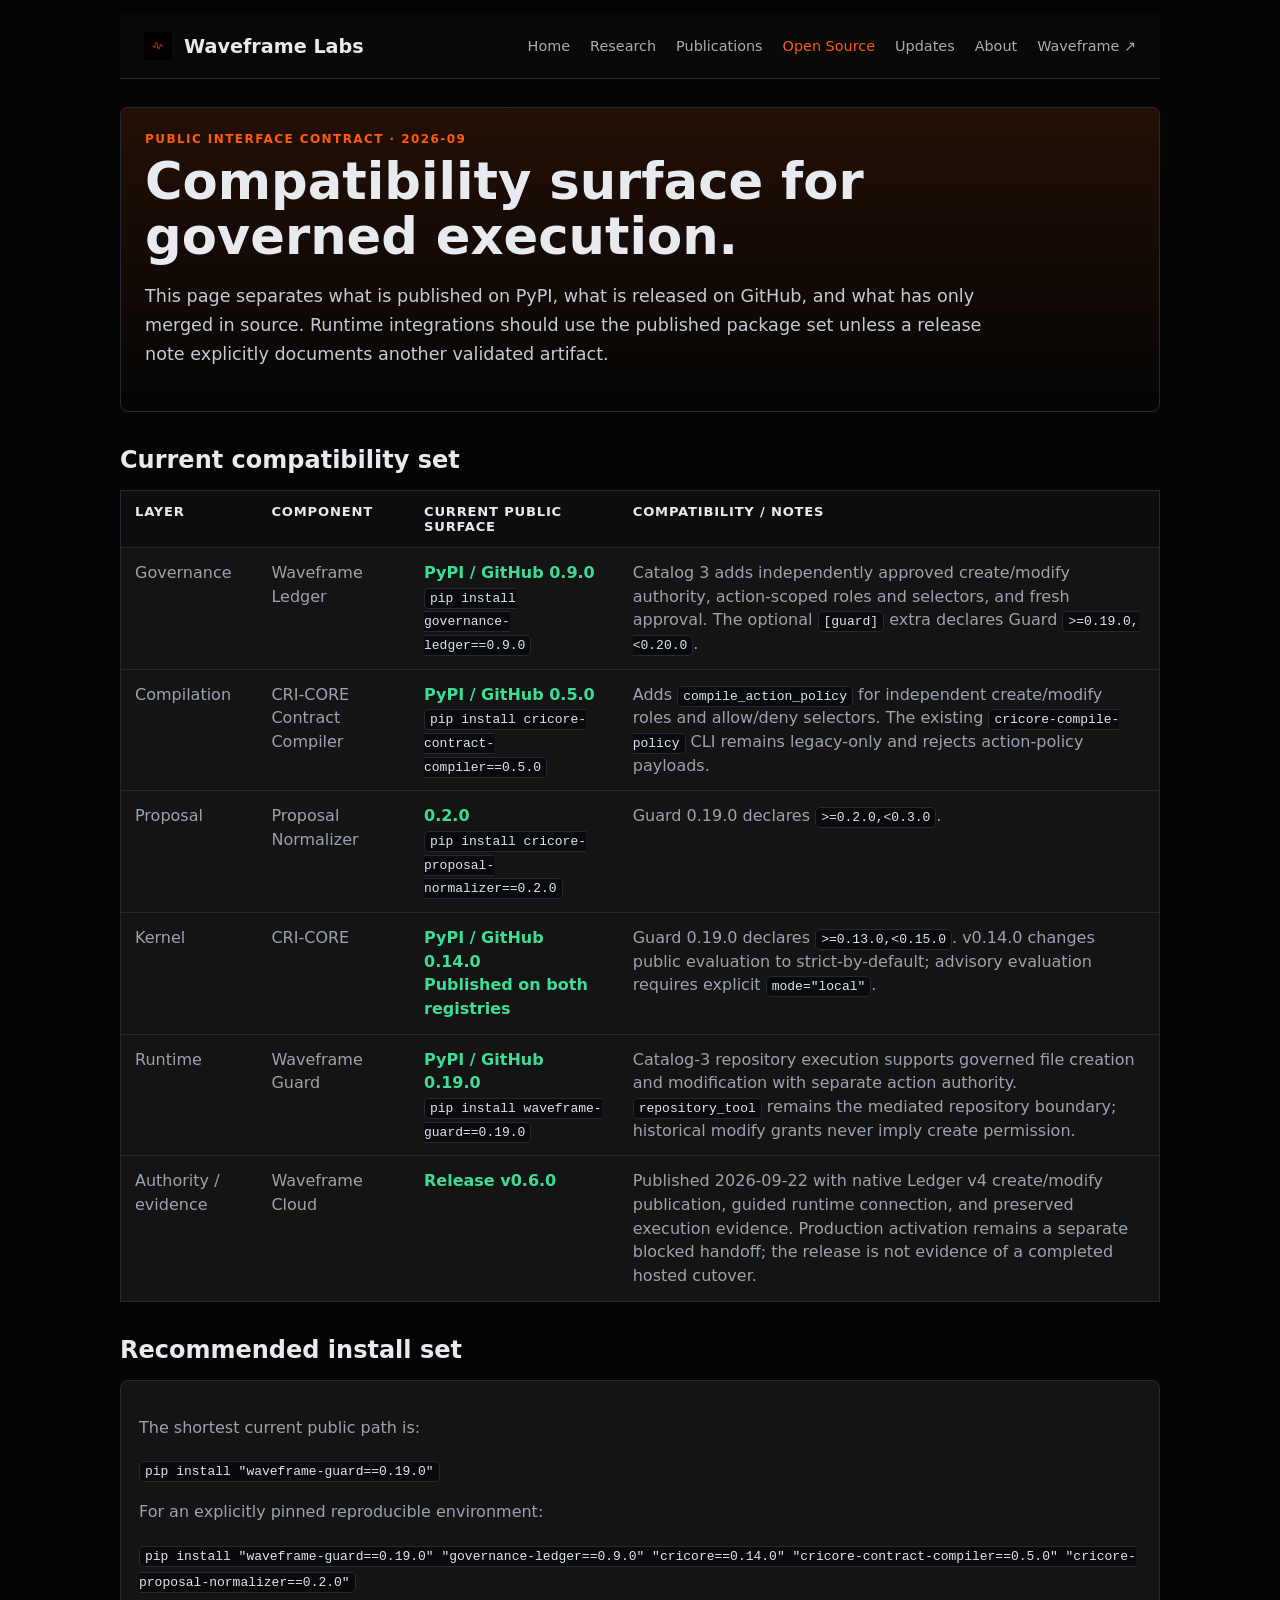
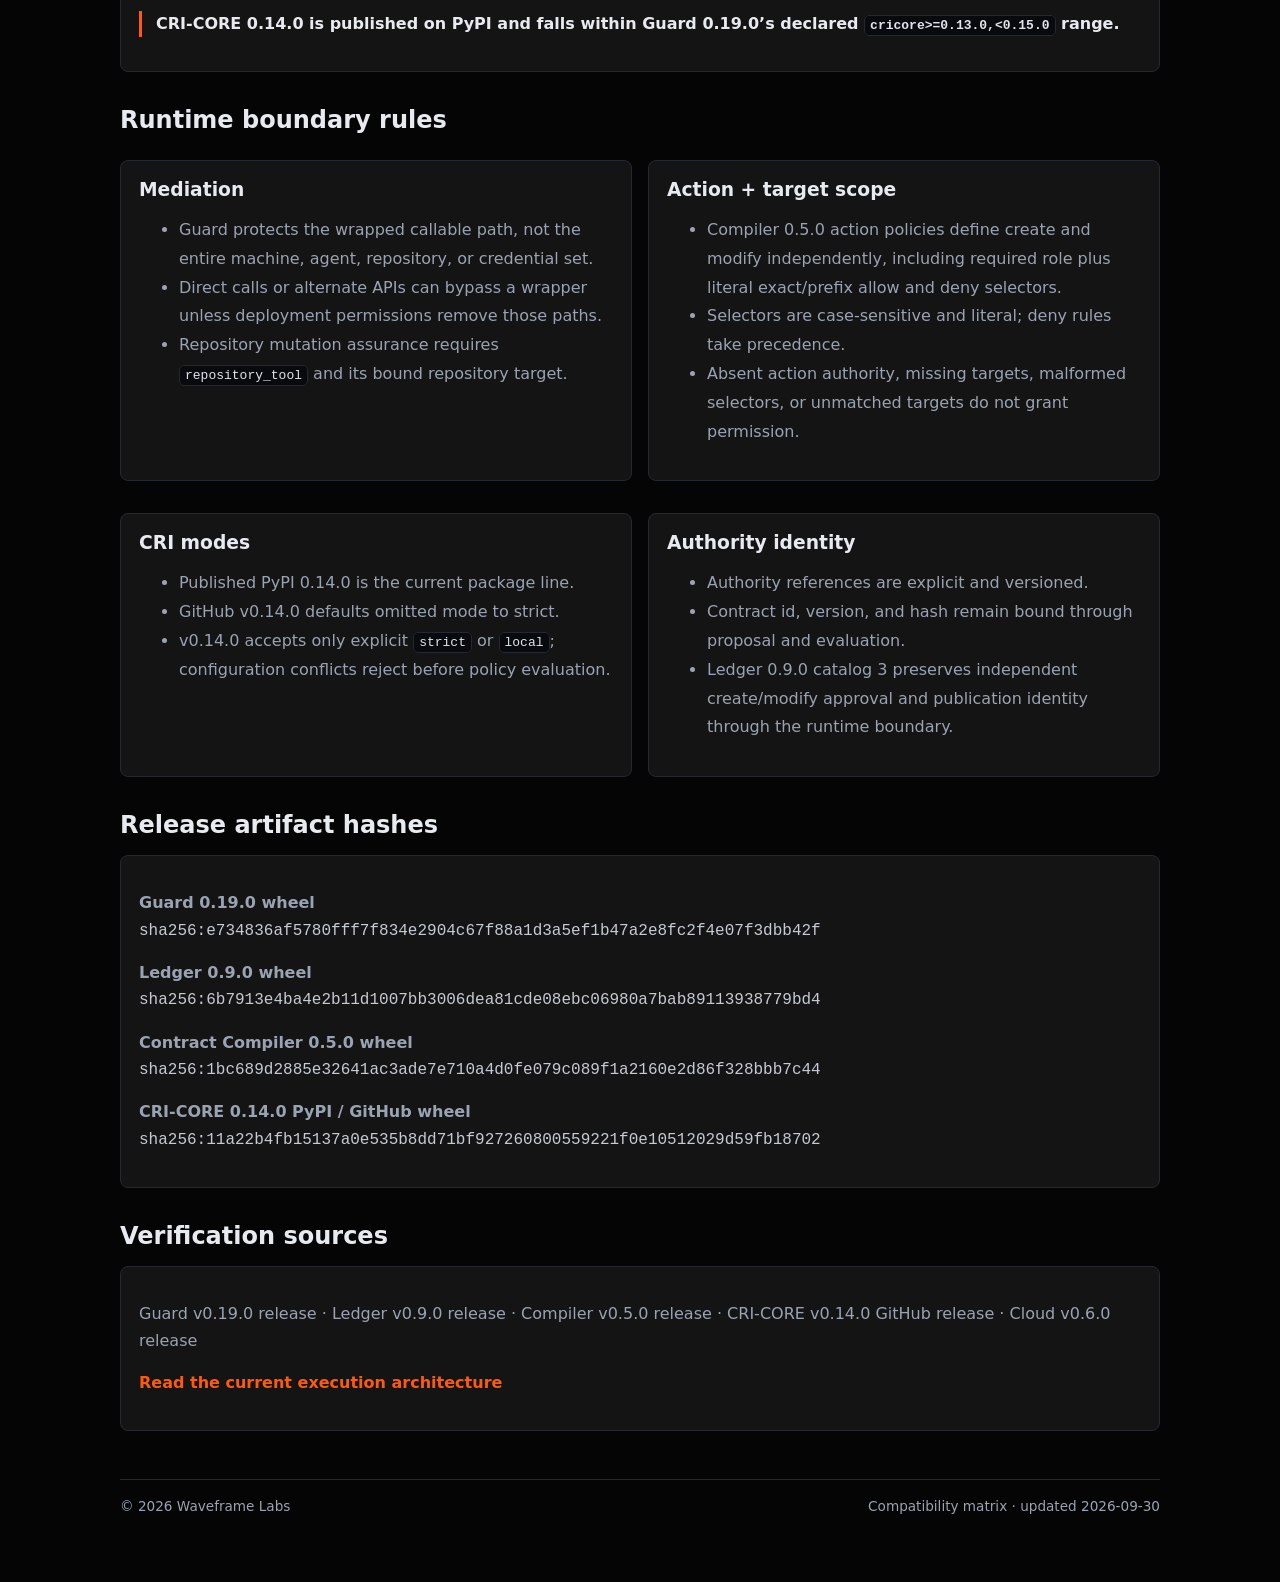
<file: compatibility.html>
<!--
---
title: "Compatibility - Waveframe Labs"
short_title: "Compatibility"
version: "2.3.0"
status: "Active"
type: "website"
author: "Waveframe Labs"
maintainer: "Waveframe Labs"
license: "CC-BY-4.0"
policy_version: "ARI-Metadata-3.0.2"
ai_assisted: "partial"
---
-->
<!DOCTYPE html>
<html lang="en">
<head>
  <meta charset="utf-8" />
  <meta name="viewport" content="width=device-width, initial-scale=1" />
  <title>Compatibility - Waveframe Labs</title>
  <meta name="description" content="Current package, interface, and release compatibility for the Waveframe execution-governance stack." />
  <link rel="icon" type="image/png" href="favicon-32x32.png" />
  <link rel="canonical" href="https://waveframelabs.org/compatibility.html" />
<style>
:root{--bg:#050505;--card:#141414;--panel:#0d0d0f;--ink:#e7eaef;--muted:#9aa3b2;--soft:#c5cad3;--edge:#252832;--accent:#ff5a0a;--green:#3ddc97;--red:#ff4d4d;--maxw:1080px;--rad:8px}*{box-sizing:border-box}html,body{margin:0;padding:0;background:var(--bg);color:var(--ink);font-family:ui-sans-serif,system-ui,-apple-system,Segoe UI,Roboto,Helvetica,Arial,sans-serif}a{color:inherit;text-decoration:none}a:hover{color:var(--accent)}.wrap{max-width:var(--maxw);margin:0 auto;padding:14px 20px 72px}.hdr{padding:18px 24px;border-bottom:1px solid var(--edge);background:rgba(10,10,10,.88);backdrop-filter:blur(12px);display:flex;justify-content:space-between;align-items:center;position:sticky;top:0;z-index:100;margin-bottom:28px}.brand{display:flex;align-items:center;gap:12px}.brand-text{font-size:1.2rem;font-weight:700}.topnav{display:flex;gap:20px;font-size:.9rem;flex-wrap:wrap}.topnav a{opacity:.72}.active-link{opacity:1!important;color:var(--accent)!important}.hero{margin-bottom:22px;padding:24px;border:1px solid var(--edge);border-radius:var(--rad);background:linear-gradient(180deg,rgba(255,90,10,.12),rgba(0,0,0,0))}.kicker{color:var(--accent);font-size:.75rem;text-transform:uppercase;font-weight:800;letter-spacing:.12em;margin-bottom:8px;display:block}h1{margin:0 0 .6rem;font-size:clamp(2rem,4vw,3.2rem);line-height:1.08}h2{margin:34px 0 10px}h3{margin:0 0 8px}p{color:var(--muted);line-height:1.65}.lede{font-size:1.1rem;color:var(--soft);max-width:840px}.card{background:var(--card);border:1px solid var(--edge);border-radius:var(--rad);padding:18px;margin-top:16px}.grid{display:grid;grid-template-columns:1fr 1fr;gap:16px}.matrix{width:100%;border-collapse:collapse;margin-top:16px;background:var(--card);border:1px solid var(--edge)}.matrix th,.matrix td{border-bottom:1px solid var(--edge);padding:13px 14px;text-align:left;vertical-align:top}.matrix th{color:var(--ink);background:var(--panel);font-size:.82rem;text-transform:uppercase;letter-spacing:.06em}.matrix td{color:var(--muted);line-height:1.48}.matrix tr:last-child td{border-bottom:0}code{background:#090a0d;border:1px solid var(--edge);border-radius:5px;padding:2px 5px;color:#dfe4ed}.status{color:var(--green);font-weight:800}.warn{color:var(--accent);font-weight:800}.note{border-left:3px solid var(--accent);padding-left:14px;color:var(--ink);font-weight:750}.hash{font-family:"SFMono-Regular",Consolas,monospace;word-break:break-all;color:var(--soft)}ul{color:var(--muted);line-height:1.8}footer{margin-top:48px;border-top:1px solid var(--edge);padding-top:18px;color:var(--muted);font-size:.85rem;display:flex;justify-content:space-between;gap:14px;flex-wrap:wrap}@media(max-width:820px){.hdr{align-items:flex-start;flex-direction:column}.grid{grid-template-columns:1fr}.matrix{display:block;overflow-x:auto;white-space:normal}}
</style>
</head>
<body><div class="wrap">
<header class="hdr"><div class="brand"><img src="waveframe-logo-mark.png" width="28" height="28" alt="Waveframe Labs mark"><div class="brand-text">Waveframe Labs</div></div><nav class="topnav"><a href="index.html">Home</a><a href="research.html">Research</a><a href="publications.html">Publications</a><a class="active-link" href="tools.html">Open Source</a><a href="updates.html">Updates</a><a href="about.html">About</a><a href="https://waveframelabs.com">Waveframe ↗</a></nav></header>
<section class="hero"><span class="kicker">Public Interface Contract · 2026-09</span><h1>Compatibility surface for governed execution.</h1><p class="lede">This page separates what is published on PyPI, what is released on GitHub, and what has only merged in source. Runtime integrations should use the published package set unless a release note explicitly documents another validated artifact.</p></section>
<section><h2>Current compatibility set</h2><table class="matrix"><thead><tr><th>Layer</th><th>Component</th><th>Current public surface</th><th>Compatibility / notes</th></tr></thead><tbody>
<tr><td>Governance</td><td>Waveframe Ledger</td><td><span class="status">PyPI / GitHub 0.9.0</span><br><code>pip install governance-ledger==0.9.0</code></td><td>Catalog 3 adds independently approved create/modify authority, action-scoped roles and selectors, and fresh approval. The optional <code>[guard]</code> extra declares Guard <code>&gt;=0.19.0,&lt;0.20.0</code>.</td></tr>
<tr><td>Compilation</td><td>CRI-CORE Contract Compiler</td><td><span class="status">PyPI / GitHub 0.5.0</span><br><code>pip install cricore-contract-compiler==0.5.0</code></td><td>Adds <code>compile_action_policy</code> for independent create/modify roles and allow/deny selectors. The existing <code>cricore-compile-policy</code> CLI remains legacy-only and rejects action-policy payloads.</td></tr>
<tr><td>Proposal</td><td>Proposal Normalizer</td><td><span class="status">0.2.0</span><br><code>pip install cricore-proposal-normalizer==0.2.0</code></td><td>Guard 0.19.0 declares <code>&gt;=0.2.0,&lt;0.3.0</code>.</td></tr>
<tr><td>Kernel</td><td>CRI-CORE</td><td><span class="status">PyPI / GitHub 0.14.0</span><br><span class="status">Published on both registries</span></td><td>Guard 0.19.0 declares <code>&gt;=0.13.0,&lt;0.15.0</code>. v0.14.0 changes public evaluation to strict-by-default; advisory evaluation requires explicit <code>mode="local"</code>.</td></tr>
<tr><td>Runtime</td><td>Waveframe Guard</td><td><span class="status">PyPI / GitHub 0.19.0</span><br><code>pip install waveframe-guard==0.19.0</code></td><td>Catalog-3 repository execution supports governed file creation and modification with separate action authority. <code>repository_tool</code> remains the mediated repository boundary; historical modify grants never imply create permission.</td></tr>
<tr><td>Authority / evidence</td><td>Waveframe Cloud</td><td><span class="status">Release v0.6.0</span></td><td>Published 2026-09-22 with native Ledger v4 create/modify publication, guided runtime connection, and preserved execution evidence. Production activation remains a separate blocked handoff; the release is not evidence of a completed hosted cutover.</td></tr>
</tbody></table></section>
<section><h2>Recommended install set</h2><div class="card"><p>The shortest current public path is:</p><p><code>pip install "waveframe-guard==0.19.0"</code></p><p>For an explicitly pinned reproducible environment:</p><p><code>pip install "waveframe-guard==0.19.0" "governance-ledger==0.9.0" "cricore==0.14.0" "cricore-contract-compiler==0.5.0" "cricore-proposal-normalizer==0.2.0"</code></p><p class="note">CRI-CORE 0.14.0 is published on PyPI and falls within Guard 0.19.0’s declared <code>cricore&gt;=0.13.0,&lt;0.15.0</code> range.</p></div></section>
<section><h2>Runtime boundary rules</h2><div class="grid"><div class="card"><h3>Mediation</h3><ul><li>Guard protects the wrapped callable path, not the entire machine, agent, repository, or credential set.</li><li>Direct calls or alternate APIs can bypass a wrapper unless deployment permissions remove those paths.</li><li>Repository mutation assurance requires <code>repository_tool</code> and its bound repository target.</li></ul></div><div class="card"><h3>Action + target scope</h3><ul><li>Compiler 0.5.0 action policies define create and modify independently, including required role plus literal exact/prefix allow and deny selectors.</li><li>Selectors are case-sensitive and literal; deny rules take precedence.</li><li>Absent action authority, missing targets, malformed selectors, or unmatched targets do not grant permission.</li></ul></div><div class="card"><h3>CRI modes</h3><ul><li>Published PyPI 0.14.0 is the current package line.</li><li>GitHub v0.14.0 defaults omitted mode to strict.</li><li>v0.14.0 accepts only explicit <code>strict</code> or <code>local</code>; configuration conflicts reject before policy evaluation.</li></ul></div><div class="card"><h3>Authority identity</h3><ul><li>Authority references are explicit and versioned.</li><li>Contract id, version, and hash remain bound through proposal and evaluation.</li><li>Ledger 0.9.0 catalog 3 preserves independent create/modify approval and publication identity through the runtime boundary.</li></ul></div></div></section>
<section><h2>Release artifact hashes</h2><div class="card"><p><strong>Guard 0.19.0 wheel</strong><br><span class="hash">sha256:e734836af5780fff7f834e2904c67f88a1d3a5ef1b47a2e8fc2f4e07f3dbb42f</span></p><p><strong>Ledger 0.9.0 wheel</strong><br><span class="hash">sha256:6b7913e4ba4e2b11d1007bb3006dea81cde08ebc06980a7bab89113938779bd4</span></p><p><strong>Contract Compiler 0.5.0 wheel</strong><br><span class="hash">sha256:1bc689d2885e32641ac3ade7e710a4d0fe079c089f1a2160e2d86f328bbb7c44</span></p><p><strong>CRI-CORE 0.14.0 PyPI / GitHub wheel</strong><br><span class="hash">sha256:11a22b4fb15137a0e535b8dd71bf927260800559221f0e10512029d59fb18702</span></p></div></section>
<section><h2>Verification sources</h2><div class="card"><p><a href="https://github.com/Waveframe-Labs/Waveframe-Guard/releases/tag/v0.19.0">Guard v0.19.0 release</a> · <a href="https://github.com/Waveframe-Labs/Waveframe-Ledger/releases/tag/v0.9.0">Ledger v0.9.0 release</a> · <a href="https://github.com/Waveframe-Labs/cricore-contract-compiler/releases/tag/v0.5.0">Compiler v0.5.0 release</a> · <a href="https://github.com/Waveframe-Labs/CRI-CORE/releases/tag/v0.14.0">CRI-CORE v0.14.0 GitHub release</a> · <a href="https://github.com/Waveframe-Labs/Waveframe-Cloud/releases/tag/v0.6.0">Cloud v0.6.0 release</a></p><p><a href="hierarchy.html" style="color:var(--accent);font-weight:800">Read the current execution architecture</a></p></div></section>
<footer><span>&copy; <span id="year"></span> Waveframe Labs</span><span>Compatibility matrix · updated 2026-09-30</span></footer></div><script>document.getElementById('year').textContent=new Date().getFullYear();</script></body></html>
</file>
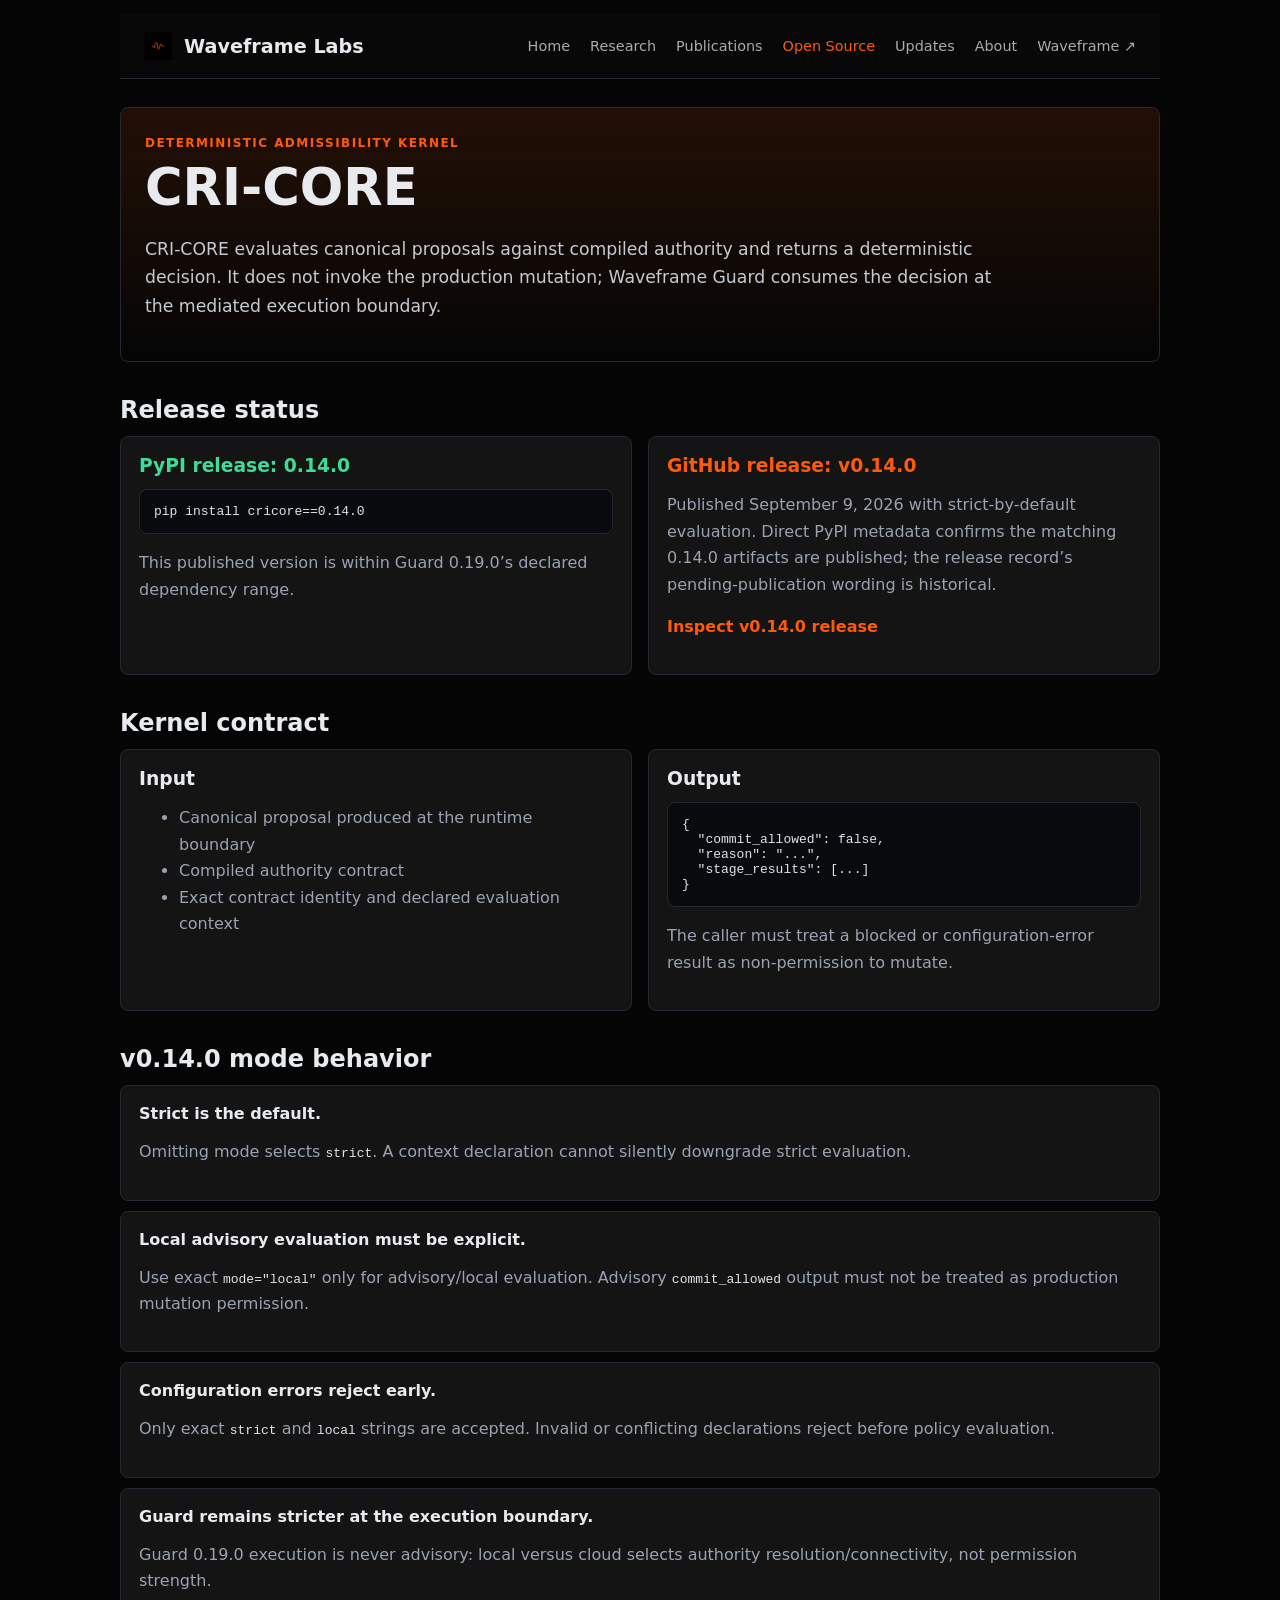
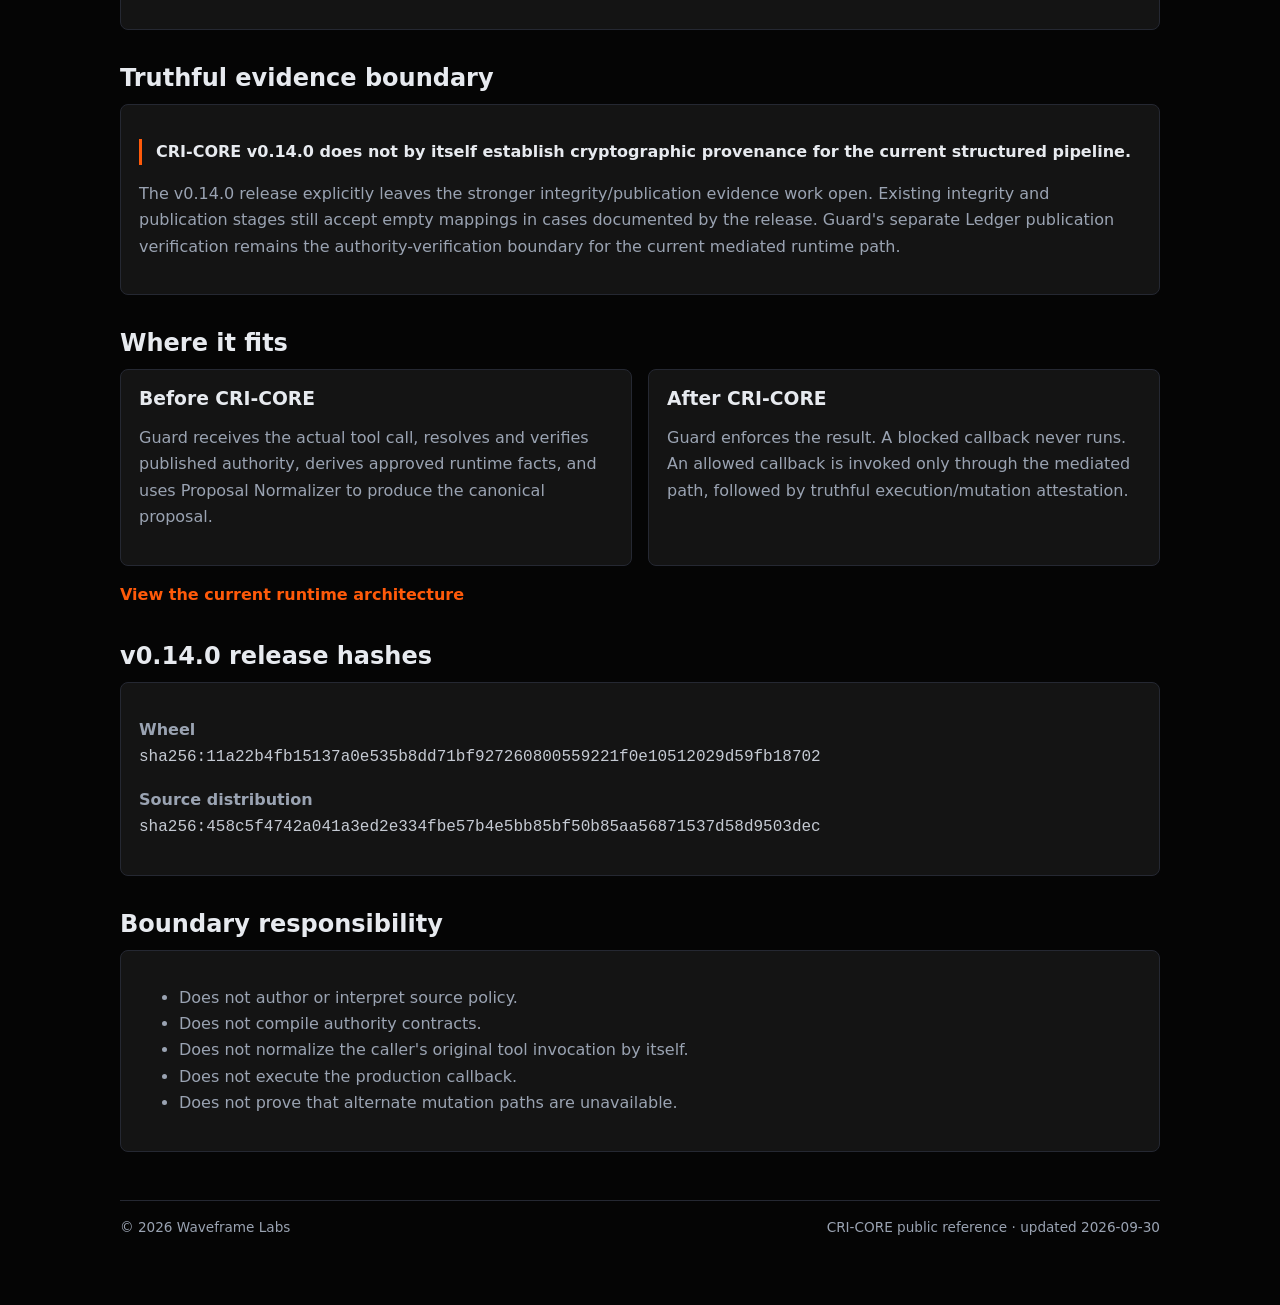
<file: cri-core.html>
<!--
---
title: "CRI-CORE - Waveframe Labs"
short_title: "CRI-CORE"
version: "2.2.0"
status: "Active"
type: "website"
author: "Waveframe Labs"
maintainer: "Waveframe Labs"
license: "CC-BY-4.0"
policy_version: "ARI-Metadata-3.0.2"
ai_assisted: "partial"
---
-->
<!DOCTYPE html>
<html lang="en"><head><meta charset="utf-8"/><meta name="viewport" content="width=device-width,initial-scale=1"/><title>CRI-CORE - Waveframe Labs</title><meta name="description" content="CRI-CORE is the deterministic admissibility kernel used by Waveframe Guard before mediated actions execute."/><link rel="icon" type="image/png" href="favicon-32x32.png"/><link rel="canonical" href="https://waveframelabs.org/cri-core.html"/>
<style>:root{--bg:#050505;--card:#141414;--panel:#0d0d0f;--ink:#e7eaef;--muted:#9aa3b2;--soft:#c5cad3;--edge:#252832;--accent:#ff5a0a;--green:#3ddc97;--red:#ff4d4d;--maxw:1080px;--rad:8px}*{box-sizing:border-box}html,body{margin:0;background:var(--bg);color:var(--ink);font-family:ui-sans-serif,system-ui,-apple-system,Segoe UI,Roboto,Helvetica,Arial,sans-serif}a{color:inherit;text-decoration:none}a:hover{color:var(--accent)}.wrap{max-width:var(--maxw);margin:auto;padding:14px 20px 72px}.hdr{padding:18px 24px;border-bottom:1px solid var(--edge);background:rgba(10,10,10,.88);display:flex;justify-content:space-between;align-items:center;position:sticky;top:0;z-index:20;margin-bottom:28px}.brand{display:flex;gap:12px;align-items:center}.brand-text{font-size:1.2rem;font-weight:700}.topnav{display:flex;gap:20px;flex-wrap:wrap;font-size:.9rem}.topnav a{opacity:.72}.active-link{opacity:1!important;color:var(--accent)!important}.hero{padding:24px;border:1px solid var(--edge);border-radius:var(--rad);background:linear-gradient(180deg,rgba(255,90,10,.12),rgba(0,0,0,0));margin-bottom:22px}.kicker{color:var(--accent);font-size:.75rem;text-transform:uppercase;font-weight:800;letter-spacing:.12em}h1{font-size:clamp(2rem,4vw,3.3rem);margin:.4rem 0 .7rem}h2{margin:34px 0 12px}h3{margin:0 0 8px}p,li{color:var(--muted);line-height:1.65}.lede{color:var(--soft);font-size:1.08rem;max-width:850px}.grid{display:grid;grid-template-columns:1fr 1fr;gap:16px}.card,.step{background:var(--card);border:1px solid var(--edge);border-radius:var(--rad);padding:18px}.code{background:#090a0d;border:1px solid var(--edge);border-radius:var(--rad);padding:14px;overflow:auto;color:#dfe4ed}.pipeline{display:grid;gap:10px}.step strong{color:var(--ink)}.boundary{border-left:3px solid var(--accent);padding-left:14px;color:var(--ink);font-weight:750}.status{color:var(--green);font-weight:800}.warn{color:var(--accent);font-weight:800}code{color:#dfe4ed}.hash{font-family:"SFMono-Regular",Consolas,monospace;word-break:break-all;color:var(--soft)}footer{margin-top:48px;border-top:1px solid var(--edge);padding-top:18px;color:var(--muted);font-size:.85rem;display:flex;justify-content:space-between;gap:14px;flex-wrap:wrap}@media(max-width:820px){.hdr{align-items:flex-start;flex-direction:column}.grid{grid-template-columns:1fr}}</style></head>
<body><div class="wrap"><header class="hdr"><div class="brand"><img src="waveframe-logo-mark.png" width="28" height="28" alt="Waveframe Labs mark"><div class="brand-text">Waveframe Labs</div></div><nav class="topnav"><a href="index.html">Home</a><a href="research.html">Research</a><a href="publications.html">Publications</a><a class="active-link" href="tools.html">Open Source</a><a href="updates.html">Updates</a><a href="about.html">About</a><a href="https://waveframelabs.com">Waveframe ↗</a></nav></header>
<section class="hero"><span class="kicker">Deterministic Admissibility Kernel</span><h1>CRI-CORE</h1><p class="lede">CRI-CORE evaluates canonical proposals against compiled authority and returns a deterministic decision. It does not invoke the production mutation; Waveframe Guard consumes the decision at the mediated execution boundary.</p></section>
<section><h2>Release status</h2><div class="grid"><div class="card"><h3><span class="status">PyPI release: 0.14.0</span></h3><pre class="code"><code>pip install cricore==0.14.0</code></pre><p>This published version is within Guard 0.19.0’s declared dependency range.</p></div><div class="card"><h3><span class="warn">GitHub release: v0.14.0</span></h3><p>Published September 9, 2026 with strict-by-default evaluation. Direct PyPI metadata confirms the matching 0.14.0 artifacts are published; the release record’s pending-publication wording is historical.</p><p><a href="https://github.com/Waveframe-Labs/CRI-CORE/releases/tag/v0.14.0" style="color:var(--accent);font-weight:800">Inspect v0.14.0 release</a></p></div></div></section>
<section><h2>Kernel contract</h2><div class="grid"><div class="card"><h3>Input</h3><ul><li>Canonical proposal produced at the runtime boundary</li><li>Compiled authority contract</li><li>Exact contract identity and declared evaluation context</li></ul></div><div class="card"><h3>Output</h3><pre class="code"><code>{
  "commit_allowed": false,
  "reason": "...",
  "stage_results": [...]
}</code></pre><p>The caller must treat a blocked or configuration-error result as non-permission to mutate.</p></div></div></section>
<section><h2>v0.14.0 mode behavior</h2><div class="pipeline"><div class="step"><strong>Strict is the default.</strong><p>Omitting mode selects <code>strict</code>. A context declaration cannot silently downgrade strict evaluation.</p></div><div class="step"><strong>Local advisory evaluation must be explicit.</strong><p>Use exact <code>mode="local"</code> only for advisory/local evaluation. Advisory <code>commit_allowed</code> output must not be treated as production mutation permission.</p></div><div class="step"><strong>Configuration errors reject early.</strong><p>Only exact <code>strict</code> and <code>local</code> strings are accepted. Invalid or conflicting declarations reject before policy evaluation.</p></div><div class="step"><strong>Guard remains stricter at the execution boundary.</strong><p>Guard 0.19.0 execution is never advisory: local versus cloud selects authority resolution/connectivity, not permission strength.</p></div></div></section>
<section><h2>Truthful evidence boundary</h2><div class="card"><p class="boundary">CRI-CORE v0.14.0 does not by itself establish cryptographic provenance for the current structured pipeline.</p><p>The v0.14.0 release explicitly leaves the stronger integrity/publication evidence work open. Existing integrity and publication stages still accept empty mappings in cases documented by the release. Guard's separate Ledger publication verification remains the authority-verification boundary for the current mediated runtime path.</p></div></section>
<section><h2>Where it fits</h2><div class="grid"><div class="card"><h3>Before CRI-CORE</h3><p>Guard receives the actual tool call, resolves and verifies published authority, derives approved runtime facts, and uses Proposal Normalizer to produce the canonical proposal.</p></div><div class="card"><h3>After CRI-CORE</h3><p>Guard enforces the result. A blocked callback never runs. An allowed callback is invoked only through the mediated path, followed by truthful execution/mutation attestation.</p></div></div><p><a href="hierarchy.html" style="color:var(--accent);font-weight:800">View the current runtime architecture</a></p></section>
<section><h2>v0.14.0 release hashes</h2><div class="card"><p><strong>Wheel</strong><br><span class="hash">sha256:11a22b4fb15137a0e535b8dd71bf927260800559221f0e10512029d59fb18702</span></p><p><strong>Source distribution</strong><br><span class="hash">sha256:458c5f4742a041a3ed2e334fbe57b4e5bb85bf50b85aa56871537d58d9503dec</span></p></div></section>
<section><h2>Boundary responsibility</h2><div class="card"><ul><li>Does not author or interpret source policy.</li><li>Does not compile authority contracts.</li><li>Does not normalize the caller's original tool invocation by itself.</li><li>Does not execute the production callback.</li><li>Does not prove that alternate mutation paths are unavailable.</li></ul></div></section>
<footer><span>&copy; <span id="year"></span> Waveframe Labs</span><span>CRI-CORE public reference · updated 2026-09-30</span></footer></div><script>document.getElementById('year').textContent=new Date().getFullYear();</script></body></html>
</file>
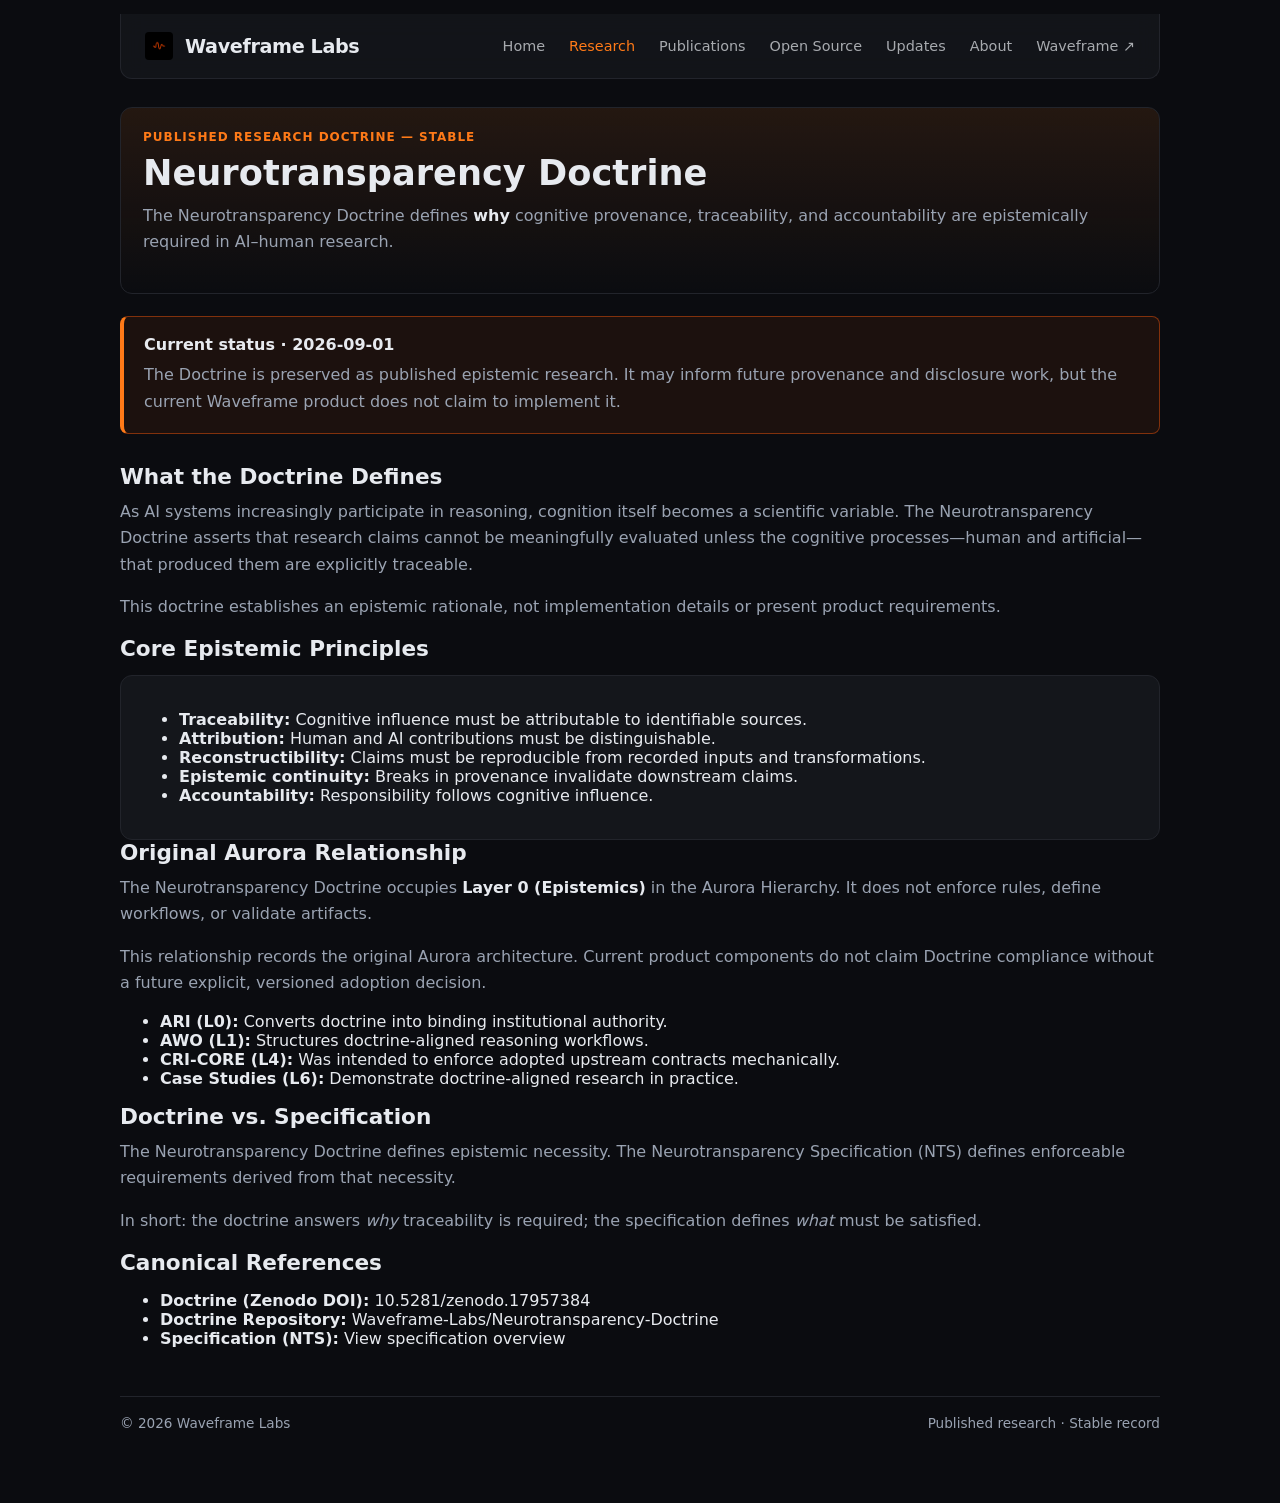
<file: doctrine.html>
<!--
---
title: "Neurotransparency Doctrine · Waveframe Labs"
short_title: "Neurotransparency Doctrine"
version: "1.0.0"
status: "Active"
type: "website"
author: "Waveframe Labs"
maintainer: "Waveframe Labs"
license: "CC-BY-4.0"
policy_version: "ARI-Metadata-2.0.0"
dependencies:
  - "Aurora Ecosystem — Unified System Reference v2.0.0"
ai_assisted: "partial"
ai_assistance_details: "Doctrine page normalized for canonical layering, authority boundaries, and site-wide navigation consistency."
---
-->

<!DOCTYPE html>
<html lang="en">
<head>
  <meta charset="utf-8" />
  <meta name="viewport" content="width=device-width, initial-scale=1" />

  <title>Neurotransparency Doctrine · Waveframe Labs</title>

  <meta name="description" content="The Neurotransparency Doctrine defines why cognitive provenance, traceability, and accountability are epistemically required in AI–human research." />
  <link rel="icon" type="image/png" href="favicon-32x32.png" />
  <link rel="canonical" href="https://waveframelabs.org/doctrine.html" />

  <meta property="og:title" content="Neurotransparency Doctrine · Waveframe Labs" />
  <meta property="og:description" content="The epistemic foundation for traceable AI–human cognition." />
  <meta property="og:type" content="website" />

  <style>
    :root{
      --bg:#0b0c10; --card:#14161b; --ink:#e7eaef; --muted:#9aa3b2;
      --edge:#22242b; --accent:#ff7a18; --maxw:1080px; --rad:12px;
    }
    *{box-sizing:border-box}
    html,body{
      margin:0; padding:0;
      background:var(--bg); color:var(--ink);
      font-family:ui-sans-serif,system-ui,-apple-system,Segoe UI,Roboto,Helvetica,Arial,sans-serif;
    }
    a{color:inherit;text-decoration:none;transition:color .2s;}
    a:hover{color:var(--accent);}

    .wrap{max-width:var(--maxw);margin:0 auto;padding:14px 20px 72px;}

    /* --- Header (normalized to homepage) --- */
    .hdr{
      padding:18px 24px;
      border-bottom:1px solid var(--edge);
      background:rgba(20,22,27,.88);
      backdrop-filter:blur(12px);
      display:flex; justify-content:space-between; align-items:center;
      position:sticky; top:0; z-index:100; margin-bottom:28px;
      border-left:1px solid var(--edge); border-right:1px solid var(--edge);
      border-radius:0 0 12px 12px;
    }
    .brand{display:flex;align-items:center;gap:12px;}
    .brand-text{font-size:1.2rem;font-weight:700;letter-spacing:-.02em;}

    .topnav{display:flex;gap:24px;font-size:.9rem;font-weight:500;}
    .topnav a{opacity:.7;}
    .topnav a:hover{opacity:1;color:var(--accent);}
    .active-link{opacity:1!important;color:var(--accent)!important;}

    @media(max-width:850px){
      .hdr{flex-direction:column;align-items:flex-start;gap:14px;}
      .topnav{flex-wrap:wrap;gap:18px;}
    }

    h1{font-size:clamp(1.6rem,3.6vw,2.2rem);margin:0 0 .6rem}
    h2{margin:0 0 .6rem;font-size:1.35rem;}
    p{line-height:1.65;color:var(--muted); margin:0 0 1rem;}
    p strong{color:var(--ink);}

    .kicker{
      color:var(--accent);
      font-size:.75rem;
      font-weight:700;
      text-transform:uppercase;
      letter-spacing:1px;
      margin-bottom:8px;
      display:block;
    }

    .hero{
      margin:0 0 22px;
      padding:22px;
      border:1px solid var(--edge);
      border-radius:12px;
      background:linear-gradient(180deg,rgba(255,122,24,.10),rgba(0,0,0,0));
    }

    .card{
      background:var(--card);
      border:1px solid var(--edge);
      border-radius:12px;
      padding:18px;
      margin-top:14px;
    }

    footer{
      margin-top:48px;
      border-top:1px solid var(--edge);
      padding-top:18px;
      color:var(--muted);
      font-size:.85rem;
      display:flex; justify-content:space-between; flex-wrap:wrap; gap:10px;
    }
  </style>
  <meta property="og:site_name" content="Waveframe Labs">
  <meta property="og:type" content="website">
  <meta property="og:title" content="Waveframe Labs">
  <meta property="og:description" content="Independent research for trustworthy AI work.">
  <meta property="og:image" content="https://waveframelabs.org/assets/og.png">
  <meta name="twitter:card" content="summary_large_image">
  <meta name="twitter:title" content="Waveframe Labs">
  <meta name="twitter:description" content="Independent research for trustworthy AI work.">
  <meta name="twitter:image" content="https://waveframelabs.org/assets/og.png">
</head>

<body>
<div class="wrap">

  <!-- ===== HEADER ===== -->
  <header class="hdr">
    <div class="brand">
      <img src="waveframe-logo-mark.png" width="28" height="28" style="border-radius:4px;">
      <div class="brand-text">Waveframe Labs</div>
    </div>
    <nav class="topnav">
      <a href="index.html">Home</a>
      <a class="active-link" href="research.html">Research</a>
      <a href="publications.html">Publications</a>
      <a href="tools.html">Open Source</a>
      <a href="updates.html">Updates</a>
      <a href="about.html">About</a>
      <a href="https://waveframelabs.com">Waveframe ↗</a>
    </nav>
  </header>

  <!-- ===== HERO ===== -->
  <section class="hero">
    <span class="kicker">Published Research Doctrine — Stable</span>
    <h1>Neurotransparency Doctrine</h1>
    <p>
      The Neurotransparency Doctrine defines <strong>why</strong> cognitive provenance,
      traceability, and accountability are epistemically required in AI–human research.
    </p>
  </section>

  <section style="border:1px solid rgba(255,90,10,.45);border-left:4px solid var(--accent);border-radius:8px;padding:18px 20px;margin-bottom:30px;background:rgba(255,90,10,.07);">
    <strong>Current status · 2026-09-01</strong>
    <p style="margin:8px 0 0;">The Doctrine is preserved as published epistemic research. It may inform future provenance and disclosure work, but the current Waveframe product does not claim to implement it.</p>
  </section>

  <!-- ===== WHAT IT IS ===== -->
  <section>
    <h2>What the Doctrine Defines</h2>
    <p>
      As AI systems increasingly participate in reasoning, cognition itself becomes a scientific variable.
      The Neurotransparency Doctrine asserts that research claims cannot be meaningfully evaluated
      unless the cognitive processes—human and artificial—that produced them are explicitly traceable.
    </p>
    <p>
      This doctrine establishes an epistemic rationale, not implementation details or present product requirements.
    </p>
  </section>

  <!-- ===== CORE PRINCIPLES ===== -->
  <section>
    <h2>Core Epistemic Principles</h2>
    <div class="card">
      <ul>
        <li><strong>Traceability:</strong> Cognitive influence must be attributable to identifiable sources.</li>
        <li><strong>Attribution:</strong> Human and AI contributions must be distinguishable.</li>
        <li><strong>Reconstructibility:</strong> Claims must be reproducible from recorded inputs and transformations.</li>
        <li><strong>Epistemic continuity:</strong> Breaks in provenance invalidate downstream claims.</li>
        <li><strong>Accountability:</strong> Responsibility follows cognitive influence.</li>
      </ul>
    </div>
  </section>

  <!-- ===== RELATIONSHIP TO THE STACK ===== -->
  <section>
    <h2>Original Aurora Relationship</h2>
    <p>
      The Neurotransparency Doctrine occupies <strong>Layer 0 (Epistemics)</strong> in the Aurora Hierarchy.
      It does not enforce rules, define workflows, or validate artifacts.
    </p>
    <p>
      This relationship records the original Aurora architecture. Current product components do not claim
      Doctrine compliance without a future explicit, versioned adoption decision.
    </p>
    <ul>
      <li><strong>ARI (L0):</strong> Converts doctrine into binding institutional authority.</li>
      <li><strong>AWO (L1):</strong> Structures doctrine-aligned reasoning workflows.</li>
      <li><strong>CRI-CORE (L4):</strong> Was intended to enforce adopted upstream contracts mechanically.</li>
      <li><strong>Case Studies (L6):</strong> Demonstrate doctrine-aligned research in practice.</li>
    </ul>
  </section>

  <!-- ===== DOCTRINE VS SPECIFICATION ===== -->
  <section>
    <h2>Doctrine vs. Specification</h2>
    <p>
      The Neurotransparency Doctrine defines epistemic necessity.
      The Neurotransparency Specification (NTS) defines enforceable requirements derived from that necessity.
    </p>
    <p>
      In short: the doctrine answers <em>why</em> traceability is required; the specification defines <em>what</em> must be satisfied.
    </p>
  </section>

  <!-- ===== REFERENCES ===== -->
  <section>
    <h2>Canonical References</h2>
    <ul>
      <li>
        <strong>Doctrine (Zenodo DOI):</strong>
        <a href="https://doi.org/10.5281/zenodo.17957384" target="_blank">10.5281/zenodo.17957384</a>
      </li>
      <li>
        <strong>Doctrine Repository:</strong>
        <a href="https://github.com/Waveframe-Labs/Neurotransparency-Doctrine" target="_blank">
          Waveframe-Labs/Neurotransparency-Doctrine
        </a>
      </li>
      <li>
        <strong>Specification (NTS):</strong>
        <a href="nts.html">View specification overview</a>
      </li>
    </ul>
  </section>

  <!-- ===== FOOTER ===== -->
  <footer>
    <span>© <span id="year"></span> Waveframe Labs</span>
    <span>Published research · Stable record</span>
  </footer>

</div>

<script>
document.getElementById('year').textContent = new Date().getFullYear();
</script>
</body>
</html>
</file>
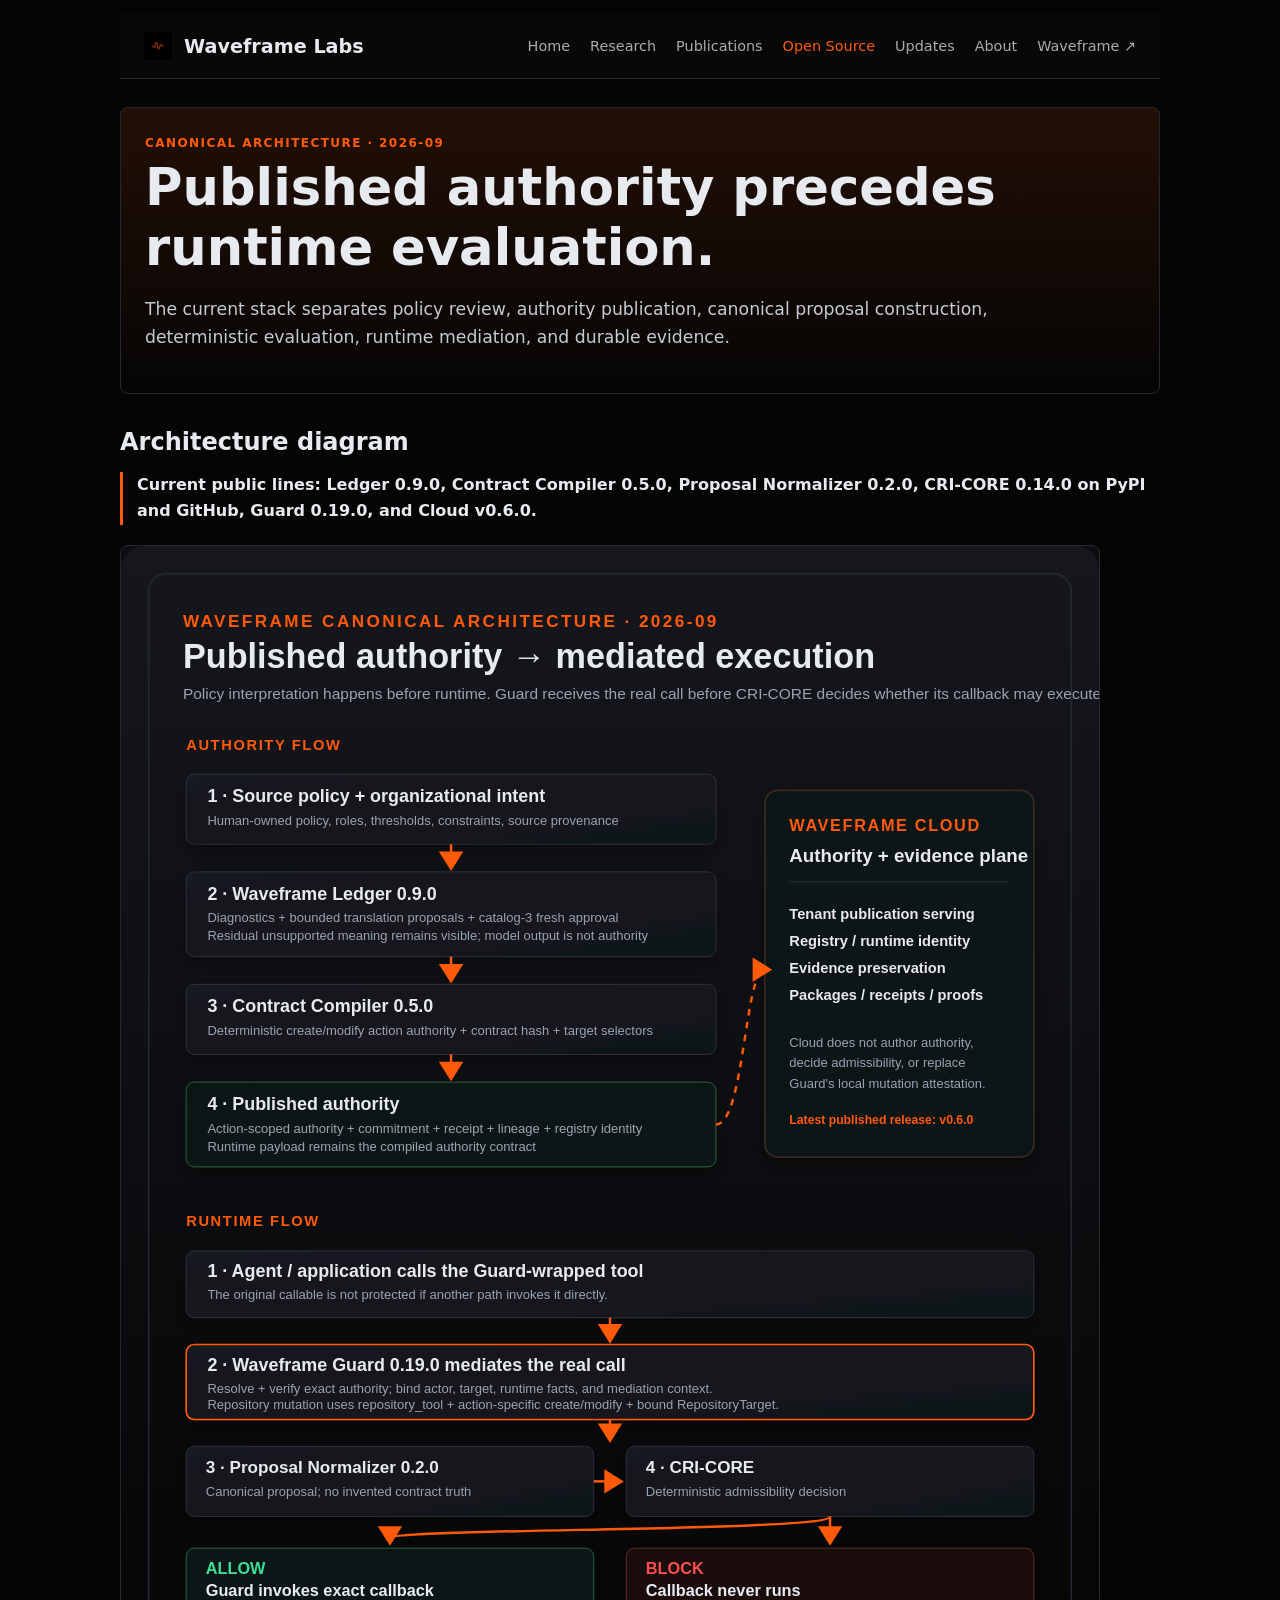
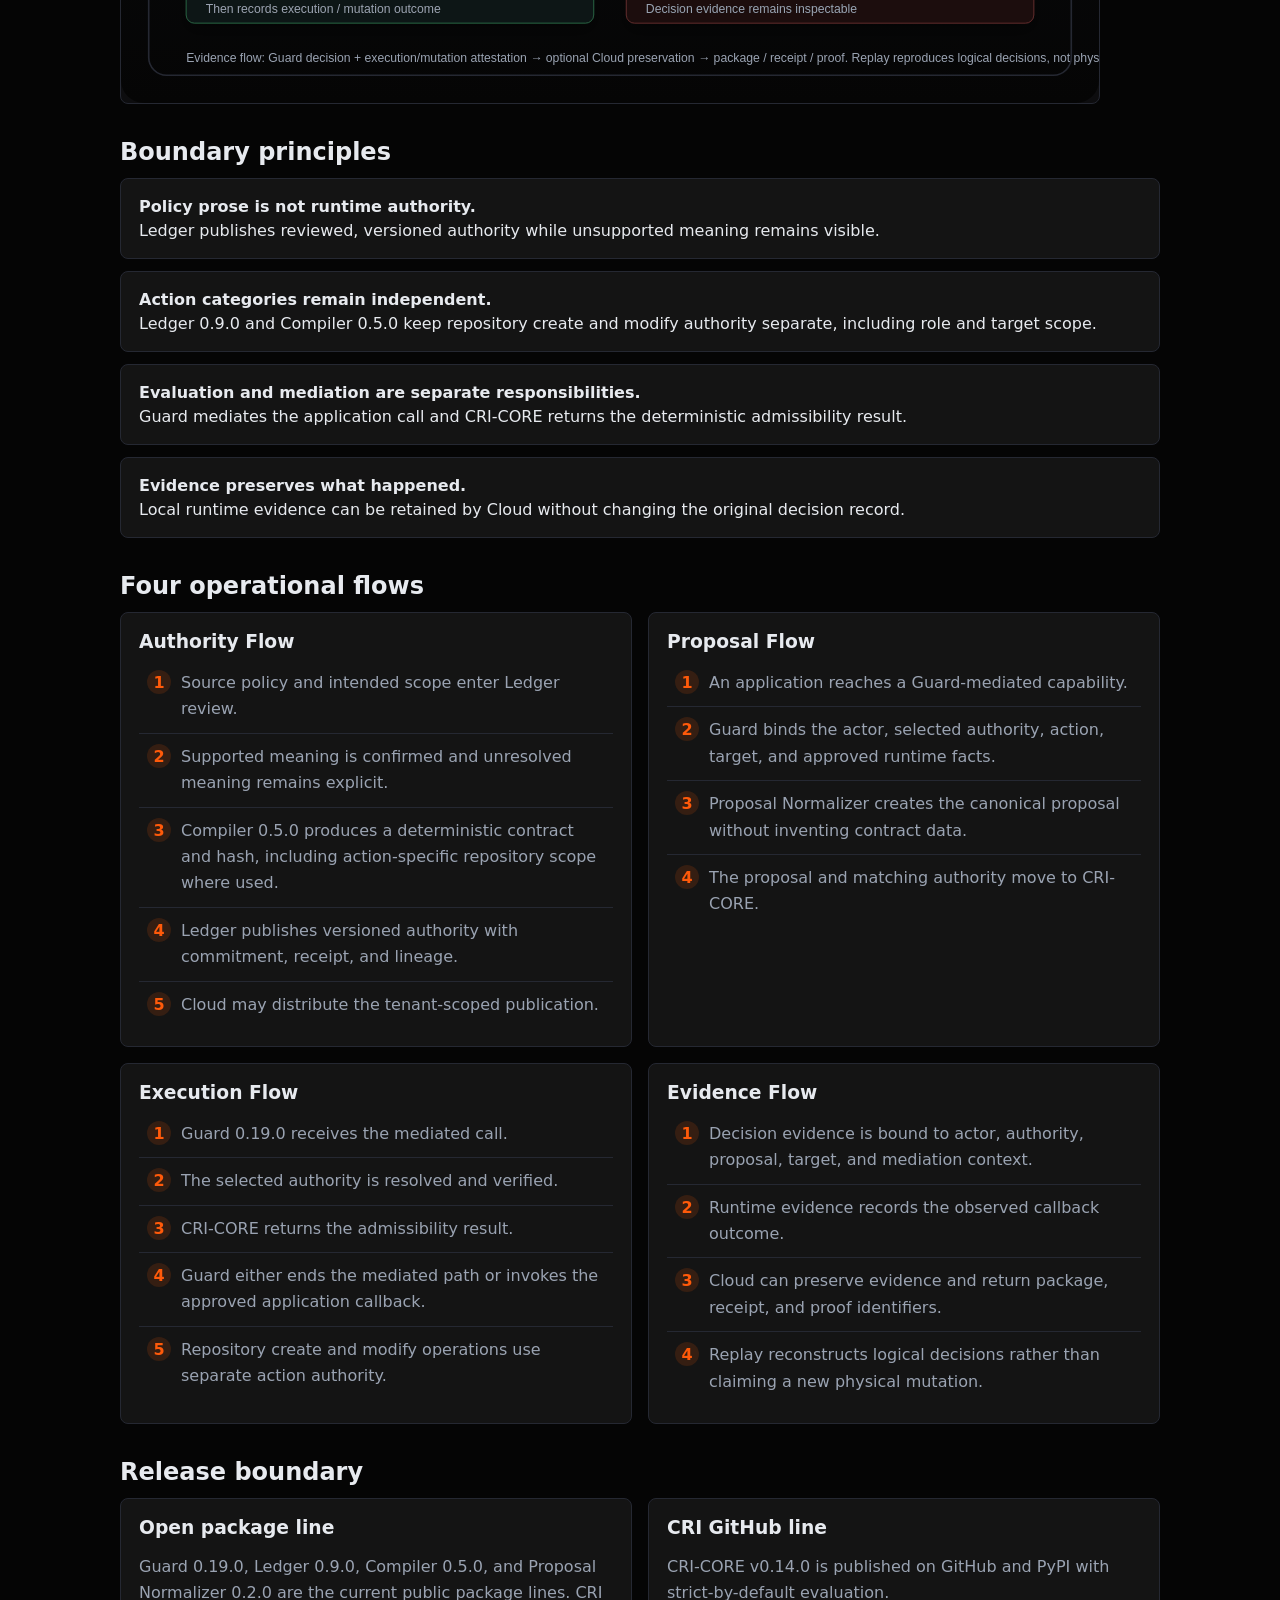
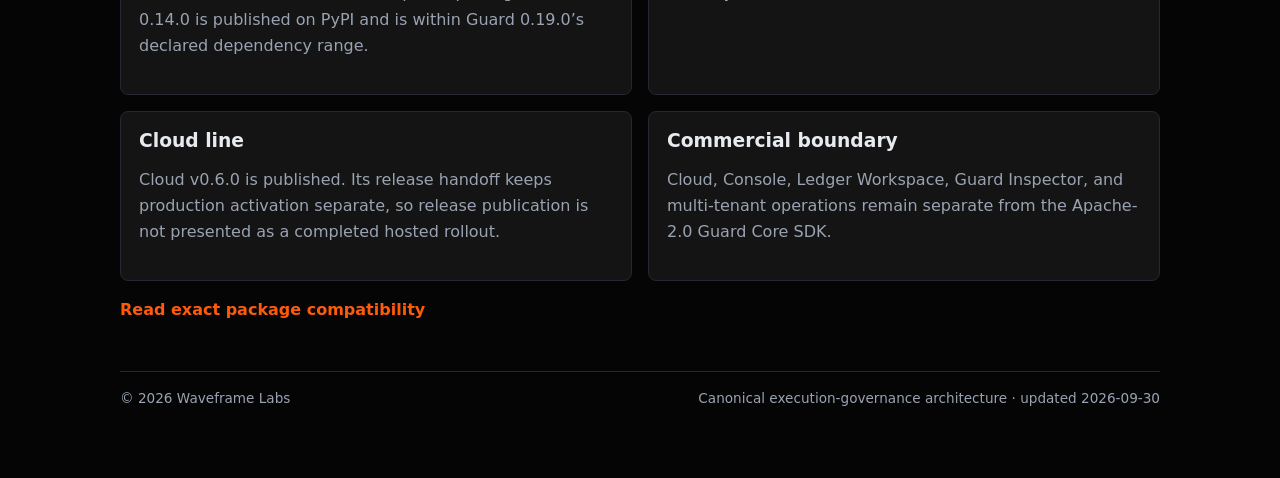
<file: hierarchy.html>
<!--
---
title: "Architecture - Waveframe Labs"
short_title: "Architecture"
version: "2.3.0"
status: "Active"
type: "website"
author: "Waveframe Labs"
maintainer: "Waveframe Labs"
license: "CC-BY-4.0"
policy_version: "ARI-Metadata-3.0.2"
ai_assisted: "partial"
---
-->
<!DOCTYPE html>
<html lang="en"><head><meta charset="utf-8"/><meta name="viewport" content="width=device-width,initial-scale=1"/><title>Architecture - Waveframe Labs</title><meta name="description" content="Current Waveframe authority, proposal, execution, and evidence flows."/><link rel="icon" type="image/png" href="favicon-32x32.png"/><link rel="canonical" href="https://waveframelabs.org/hierarchy.html"/>
<style>:root{--bg:#050505;--card:#141414;--panel:#0d0d0f;--ink:#e7eaef;--muted:#9aa3b2;--soft:#c5cad3;--edge:#252832;--accent:#ff5a0a;--maxw:1080px;--rad:8px}*{box-sizing:border-box}html,body{margin:0;background:var(--bg);color:var(--ink);font-family:ui-sans-serif,system-ui,-apple-system,Segoe UI,Roboto,Helvetica,Arial,sans-serif}a{color:inherit;text-decoration:none}a:hover{color:var(--accent)}.wrap{max-width:var(--maxw);margin:auto;padding:14px 20px 72px}.hdr{padding:18px 24px;border-bottom:1px solid var(--edge);background:rgba(10,10,10,.88);display:flex;justify-content:space-between;align-items:center;position:sticky;top:0;z-index:20;margin-bottom:28px}.brand{display:flex;gap:12px;align-items:center}.brand-text{font-size:1.2rem;font-weight:700}.topnav{display:flex;gap:20px;flex-wrap:wrap;font-size:.9rem}.topnav a{opacity:.72}.active-link{opacity:1!important;color:var(--accent)!important}.hero{padding:24px;border:1px solid var(--edge);border-radius:var(--rad);background:linear-gradient(180deg,rgba(255,90,10,.12),rgba(0,0,0,0));margin-bottom:22px}.kicker{color:var(--accent);font-size:.75rem;text-transform:uppercase;font-weight:800;letter-spacing:.12em}h1{font-size:clamp(2rem,4vw,3.2rem);margin:.4rem 0 .7rem}h2{margin:34px 0 12px}h3{margin:0 0 8px}p,li{color:var(--muted);line-height:1.65}.lede{color:var(--soft);font-size:1.08rem;max-width:850px}.architecture-asset{display:block;width:100%;max-width:980px;margin:20px 0;border:1px solid var(--edge);border-radius:var(--rad);background:var(--panel)}.grid{display:grid;grid-template-columns:1fr 1fr;gap:16px}.card,.principle{background:var(--card);border:1px solid var(--edge);border-radius:var(--rad);padding:18px}.principles{display:grid;gap:12px}.principle strong{display:block;margin-bottom:5px}.note{border-left:3px solid var(--accent);padding-left:14px;color:var(--ink);font-weight:750}.flow{counter-reset:step;list-style:none;padding:0;margin:0}.flow li{counter-increment:step;position:relative;padding:10px 10px 10px 42px;border-bottom:1px solid var(--edge)}.flow li:last-child{border-bottom:0}.flow li:before{content:counter(step);position:absolute;left:8px;top:10px;width:24px;height:24px;display:grid;place-items:center;border-radius:50%;background:rgba(255,90,10,.14);color:var(--accent);font-weight:850}code{color:#dfe4ed}footer{margin-top:48px;border-top:1px solid var(--edge);padding-top:18px;color:var(--muted);font-size:.85rem;display:flex;justify-content:space-between;gap:14px;flex-wrap:wrap}@media(max-width:820px){.hdr{align-items:flex-start;flex-direction:column}.grid{grid-template-columns:1fr}}</style></head>
<body><div class="wrap"><header class="hdr"><div class="brand"><img src="waveframe-logo-mark.png" width="28" height="28" alt="Waveframe Labs mark"><div class="brand-text">Waveframe Labs</div></div><nav class="topnav"><a href="index.html">Home</a><a href="research.html">Research</a><a href="publications.html">Publications</a><a class="active-link" href="tools.html">Open Source</a><a href="updates.html">Updates</a><a href="about.html">About</a><a href="https://waveframelabs.com">Waveframe ↗</a></nav></header>
<section class="hero"><span class="kicker">Canonical Architecture · 2026-09</span><h1>Published authority precedes runtime evaluation.</h1><p class="lede">The current stack separates policy review, authority publication, canonical proposal construction, deterministic evaluation, runtime mediation, and durable evidence.</p></section>
<section><h2>Architecture diagram</h2><p class="note">Current public lines: Ledger 0.9.0, Contract Compiler 0.5.0, Proposal Normalizer 0.2.0, CRI-CORE 0.14.0 on PyPI and GitHub, Guard 0.19.0, and Cloud v0.6.0.</p><img class="architecture-asset" src="canonical-architecture.svg" alt="Waveframe architecture from policy publication through runtime evaluation and preserved evidence."></section>
<section><h2>Boundary principles</h2><div class="principles"><div class="principle"><strong>Policy prose is not runtime authority.</strong><span>Ledger publishes reviewed, versioned authority while unsupported meaning remains visible.</span></div><div class="principle"><strong>Action categories remain independent.</strong><span>Ledger 0.9.0 and Compiler 0.5.0 keep repository create and modify authority separate, including role and target scope.</span></div><div class="principle"><strong>Evaluation and mediation are separate responsibilities.</strong><span>Guard mediates the application call and CRI-CORE returns the deterministic admissibility result.</span></div><div class="principle"><strong>Evidence preserves what happened.</strong><span>Local runtime evidence can be retained by Cloud without changing the original decision record.</span></div></div></section>
<section><h2>Four operational flows</h2><div class="grid">
<div class="card"><h3>Authority Flow</h3><ol class="flow"><li>Source policy and intended scope enter Ledger review.</li><li>Supported meaning is confirmed and unresolved meaning remains explicit.</li><li>Compiler 0.5.0 produces a deterministic contract and hash, including action-specific repository scope where used.</li><li>Ledger publishes versioned authority with commitment, receipt, and lineage.</li><li>Cloud may distribute the tenant-scoped publication.</li></ol></div>
<div class="card"><h3>Proposal Flow</h3><ol class="flow"><li>An application reaches a Guard-mediated capability.</li><li>Guard binds the actor, selected authority, action, target, and approved runtime facts.</li><li>Proposal Normalizer creates the canonical proposal without inventing contract data.</li><li>The proposal and matching authority move to CRI-CORE.</li></ol></div>
<div class="card"><h3>Execution Flow</h3><ol class="flow"><li>Guard 0.19.0 receives the mediated call.</li><li>The selected authority is resolved and verified.</li><li>CRI-CORE returns the admissibility result.</li><li>Guard either ends the mediated path or invokes the approved application callback.</li><li>Repository create and modify operations use separate action authority.</li></ol></div>
<div class="card"><h3>Evidence Flow</h3><ol class="flow"><li>Decision evidence is bound to actor, authority, proposal, target, and mediation context.</li><li>Runtime evidence records the observed callback outcome.</li><li>Cloud can preserve evidence and return package, receipt, and proof identifiers.</li><li>Replay reconstructs logical decisions rather than claiming a new physical mutation.</li></ol></div>
</div></section>
<section><h2>Release boundary</h2><div class="grid"><div class="card"><h3>Open package line</h3><p>Guard 0.19.0, Ledger 0.9.0, Compiler 0.5.0, and Proposal Normalizer 0.2.0 are the current public package lines. CRI 0.14.0 is published on PyPI and is within Guard 0.19.0’s declared dependency range.</p></div><div class="card"><h3>CRI GitHub line</h3><p>CRI-CORE v0.14.0 is published on GitHub and PyPI with strict-by-default evaluation.</p></div><div class="card"><h3>Cloud line</h3><p>Cloud v0.6.0 is published. Its release handoff keeps production activation separate, so release publication is not presented as a completed hosted rollout.</p></div><div class="card"><h3>Commercial boundary</h3><p>Cloud, Console, Ledger Workspace, Guard Inspector, and multi-tenant operations remain separate from the Apache-2.0 Guard Core SDK.</p></div></div><p><a href="compatibility.html" style="color:var(--accent);font-weight:800">Read exact package compatibility</a></p></section>
<footer><span>&copy; <span id="year"></span> Waveframe Labs</span><span>Canonical execution-governance architecture · updated 2026-09-30</span></footer></div><script>document.getElementById('year').textContent=new Date().getFullYear();</script></body></html>
</file>
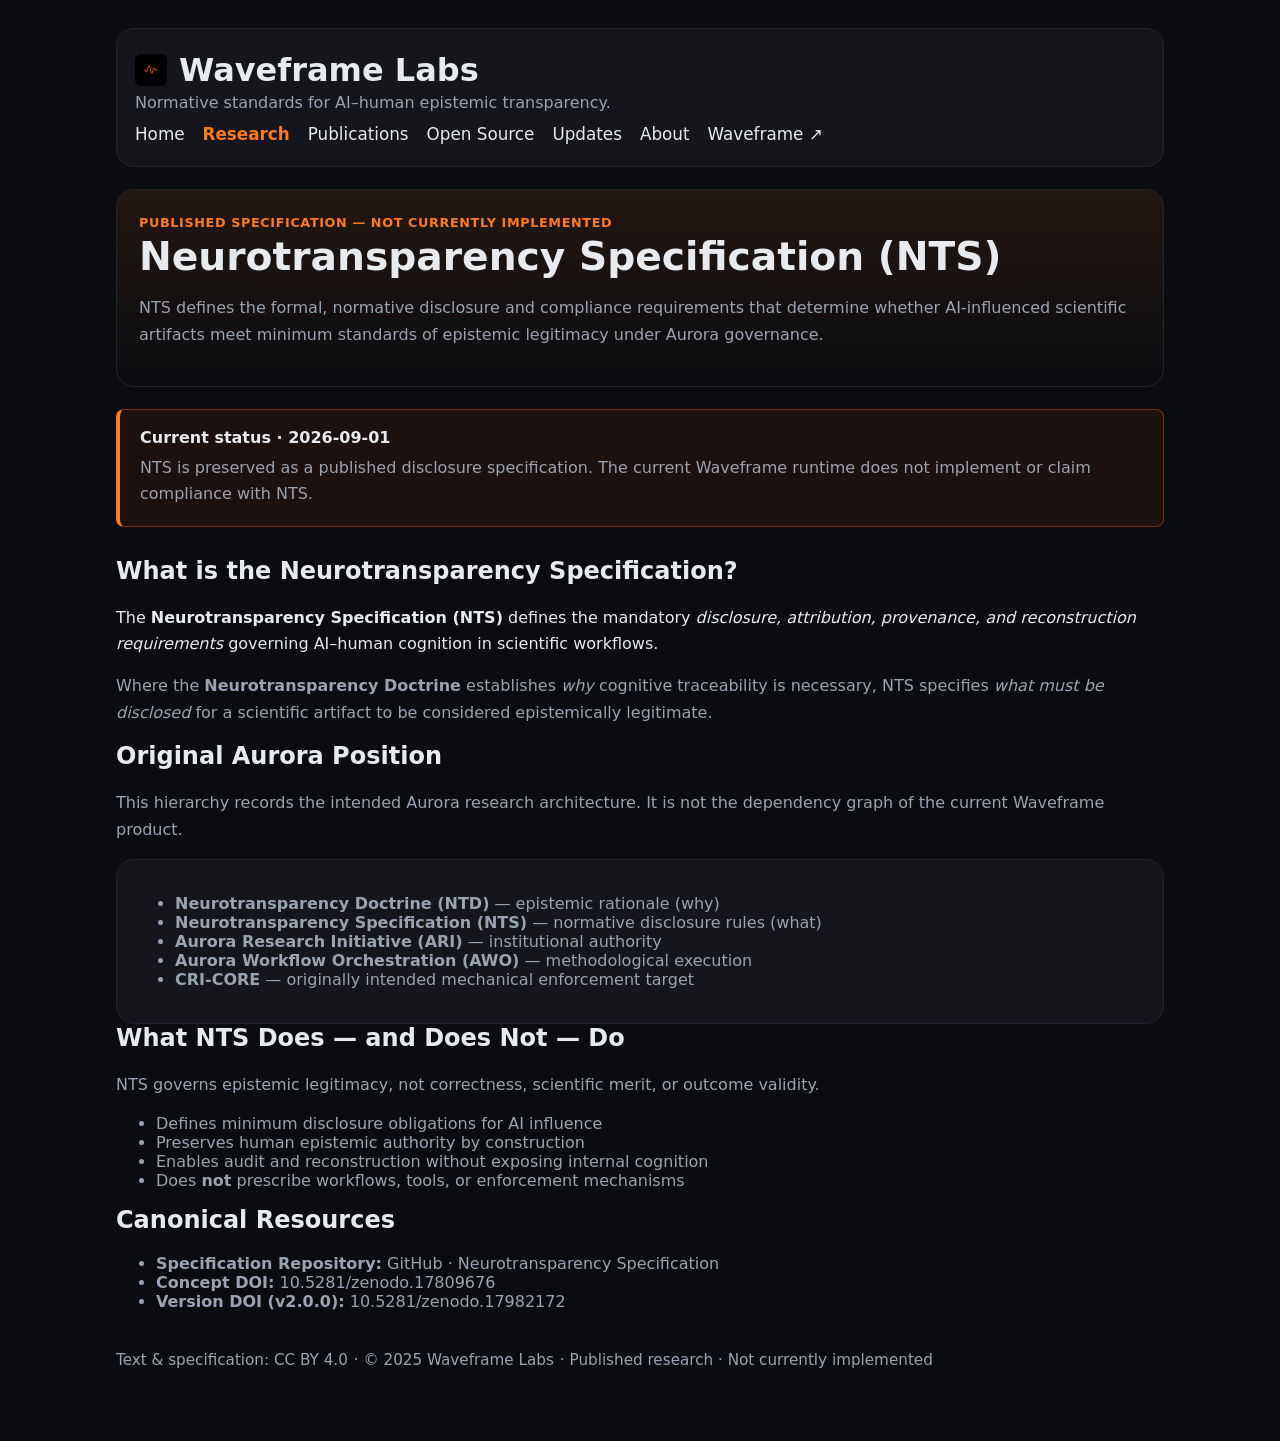
<file: nts.html>
<!DOCTYPE html>
<html lang="en">
<head>
  <meta charset="utf-8" />
  <meta name="viewport" content="width=device-width, initial-scale=1" />

  <title>NTS · Neurotransparency Specification · Waveframe Labs</title>

  <meta name="description" content="The Neurotransparency Specification (NTS) defines the formal normative disclosure and compliance requirements for AI–human epistemic traceability under ARI governance.">
  <link rel="icon" type="image/png" href="favicon-32x32.png" />
  <link rel="canonical" href="https://waveframelabs.org/nts.html" />

  <!-- === SHARED SITE STYLES (IDENTICAL TO index.html / ari.html) === -->
  <style>
    :root{
      --bg:#0b0c10; --card:#14161b; --ink:#e7eaef; --muted:#9aa3b2;
      --edge:#22242b; --accent:#ff7a18; --maxw:1080px; --rad:18px;
    }
    *{box-sizing:border-box}
    html,body{
      margin:0; padding:0;
      background:var(--bg); color:var(--ink);
      font-family:ui-sans-serif,system-ui,-apple-system,Segoe UI,Roboto,Helvetica,Arial,sans-serif;
    }
    a{color:inherit;text-decoration:none;border-bottom:1px solid transparent}
    a:hover{border-color:var(--ink)}

    .wrap{max-width:var(--maxw);margin:0 auto;padding:28px 16px 72px}

    .hdr{
      padding:22px 18px;
      border:1px solid var(--edge);
      border-radius:18px;
      background:var(--card);
      margin-bottom:22px;
    }
    .hdr-top{display:flex;align-items:center;gap:12px;margin-bottom:4px}
    .hdr-top .title{font-size:clamp(1.45rem,2.8vw,2rem);font-weight:700}
    .hdr-sub{color:var(--muted);font-size:1rem;margin-bottom:12px}

    .topnav{display:flex;flex-wrap:wrap;gap:18px;font-size:1.05rem}
    .topnav a{border:none}
    .active-link{
      color:var(--accent);
      font-weight:600;
      border-bottom:1px solid var(--accent);
    }

    .hero{
      margin:16px 0 22px;
      padding:22px;
      border:1px solid var(--edge);
      border-radius:18px;
      background:linear-gradient(180deg,rgba(255,122,24,.10),rgba(0,0,0,0));
    }

    h1{font-size:clamp(1.6rem,3.6vw,2.45rem);margin:.2rem 0 .6rem}
    h2{margin-top:0}
    p{line-height:1.65}

    .kicker{
      color:var(--accent);
      font-size:.8rem;
      font-weight:700;
      text-transform:uppercase;
      letter-spacing:.6px;
    }

    .card{
      background:var(--card);
      border:1px solid var(--edge);
      border-radius:18px;
      padding:18px;
      margin-top:14px;
    }

    .muted{color:var(--muted)}

    footer{
      margin-top:40px;
      color:var(--muted);
      font-size:.95rem;
      display:flex;flex-wrap:wrap;gap:6px;align-items:center
    }
  </style>
  <meta property="og:site_name" content="Waveframe Labs">
  <meta property="og:type" content="website">
  <meta property="og:title" content="Waveframe Labs">
  <meta property="og:description" content="Independent research for trustworthy AI work.">
  <meta property="og:image" content="https://waveframelabs.org/assets/og.png">
  <meta name="twitter:card" content="summary_large_image">
  <meta name="twitter:title" content="Waveframe Labs">
  <meta name="twitter:description" content="Independent research for trustworthy AI work.">
  <meta name="twitter:image" content="https://waveframelabs.org/assets/og.png">
</head>

<body>
<div class="wrap">

  <!-- ===== HEADER ===== -->
  <header class="hdr">
    <div class="hdr-top">
      <img src="waveframe-logo-mark.png" width="32" height="32" style="border-radius:6px;" />
      <div class="title">Waveframe Labs</div>
    </div>

    <div class="hdr-sub">
      Normative standards for AI–human epistemic transparency.
    </div>

    <nav class="topnav">
      <a href="index.html">Home</a>
      <a class="active-link" href="research.html">Research</a>
      <a href="publications.html">Publications</a>
      <a href="tools.html">Open Source</a>
      <a href="updates.html">Updates</a>
      <a href="about.html">About</a>
      <a href="https://waveframelabs.com">Waveframe ↗</a>
    </nav>
  </header>

  <!-- ===== HERO ===== -->
  <section class="hero">
    <span class="kicker">Published Specification — Not Currently Implemented</span>
    <h1>Neurotransparency Specification (NTS)</h1>

    <p class="muted">
      NTS defines the formal, normative disclosure and compliance requirements that determine
      whether AI-influenced scientific artifacts meet minimum standards of epistemic legitimacy
      under Aurora governance.
    </p>
  </section>

  <section style="border:1px solid rgba(255,90,10,.45);border-left:4px solid var(--accent);border-radius:8px;padding:18px 20px;margin-bottom:30px;background:rgba(255,90,10,.07);">
    <strong>Current status · 2026-09-01</strong>
    <p class="muted" style="margin:8px 0 0;">NTS is preserved as a published disclosure specification. The current Waveframe runtime does not implement or claim compliance with NTS.</p>
  </section>

  <!-- ===== WHAT IS NTS ===== -->
  <section>
    <h2>What is the Neurotransparency Specification?</h2>
    <p>
      The <strong>Neurotransparency Specification (NTS)</strong> defines the mandatory
      <em>disclosure, attribution, provenance, and reconstruction requirements</em>
      governing AI–human cognition in scientific workflows.
    </p>
    <p class="muted">
      Where the <strong>Neurotransparency Doctrine</strong> establishes <em>why</em> cognitive
      traceability is necessary, NTS specifies <em>what must be disclosed</em> for a scientific
      artifact to be considered epistemically legitimate.
    </p>
  </section>

  <!-- ===== POSITION IN STACK ===== -->
  <section>
    <h2>Original Aurora Position</h2>
    <p class="muted">This hierarchy records the intended Aurora research architecture. It is not the dependency graph of the current Waveframe product.</p>
    <div class="card">
      <ul class="muted">
        <li><strong>Neurotransparency Doctrine (NTD)</strong> — epistemic rationale (why)</li>
        <li><strong>Neurotransparency Specification (NTS)</strong> — normative disclosure rules (what)</li>
        <li><strong>Aurora Research Initiative (ARI)</strong> — institutional authority</li>
        <li><strong>Aurora Workflow Orchestration (AWO)</strong> — methodological execution</li>
        <li><strong>CRI-CORE</strong> — originally intended mechanical enforcement target</li>
      </ul>
    </div>
  </section>

  <!-- ===== COMPLIANCE BOUNDARY ===== -->
  <section>
    <h2>What NTS Does — and Does Not — Do</h2>
    <p class="muted">
      NTS governs epistemic legitimacy, not correctness, scientific merit, or outcome validity.
    </p>
    <ul class="muted">
      <li>Defines minimum disclosure obligations for AI influence</li>
      <li>Preserves human epistemic authority by construction</li>
      <li>Enables audit and reconstruction without exposing internal cognition</li>
      <li>Does <strong>not</strong> prescribe workflows, tools, or enforcement mechanisms</li>
    </ul>
  </section>

  <!-- ===== REFERENCES ===== -->
  <section>
    <h2>Canonical Resources</h2>
    <ul class="muted">
      <li>
        <strong>Specification Repository:</strong>
        <a href="https://github.com/Waveframe-Labs/Neurotransparency-Specification" target="_blank">
          GitHub · Neurotransparency Specification
        </a>
      </li>
      <li>
        <strong>Concept DOI:</strong>
        <a href="https://doi.org/10.5281/zenodo.17809676" target="_blank">
          10.5281/zenodo.17809676
        </a>
      </li>
      <li>
        <strong>Version DOI (v2.0.0):</strong>
        <a href="https://doi.org/10.5281/zenodo.17982172" target="_blank">
          10.5281/zenodo.17982172
        </a>
      </li>
    </ul>
  </section>

  <!-- ===== FOOTER ===== -->
  <footer>
    <span>Text &amp; specification: CC BY 4.0</span>
    <span>· © 2025 Waveframe Labs</span>
    <span>· Published research · Not currently implemented</span>
  </footer>

</div>
</body>
</html>
</file>
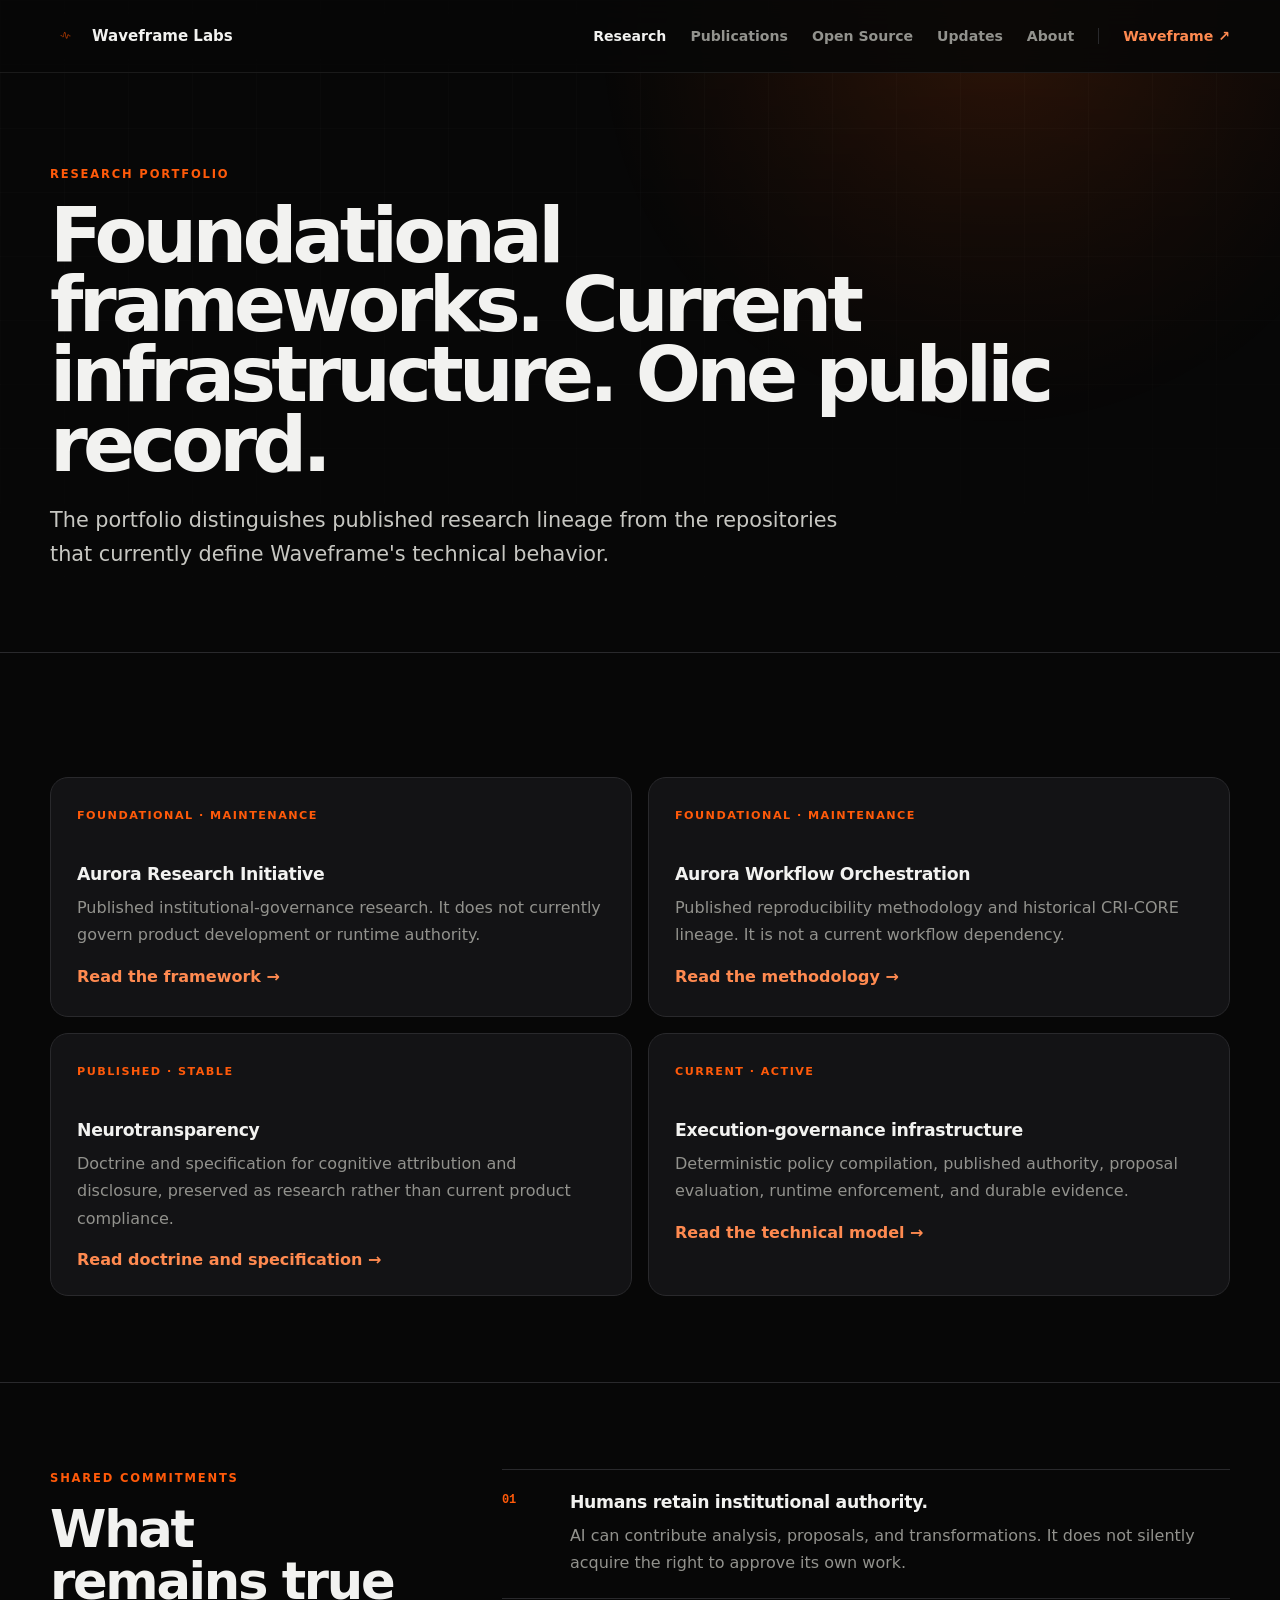
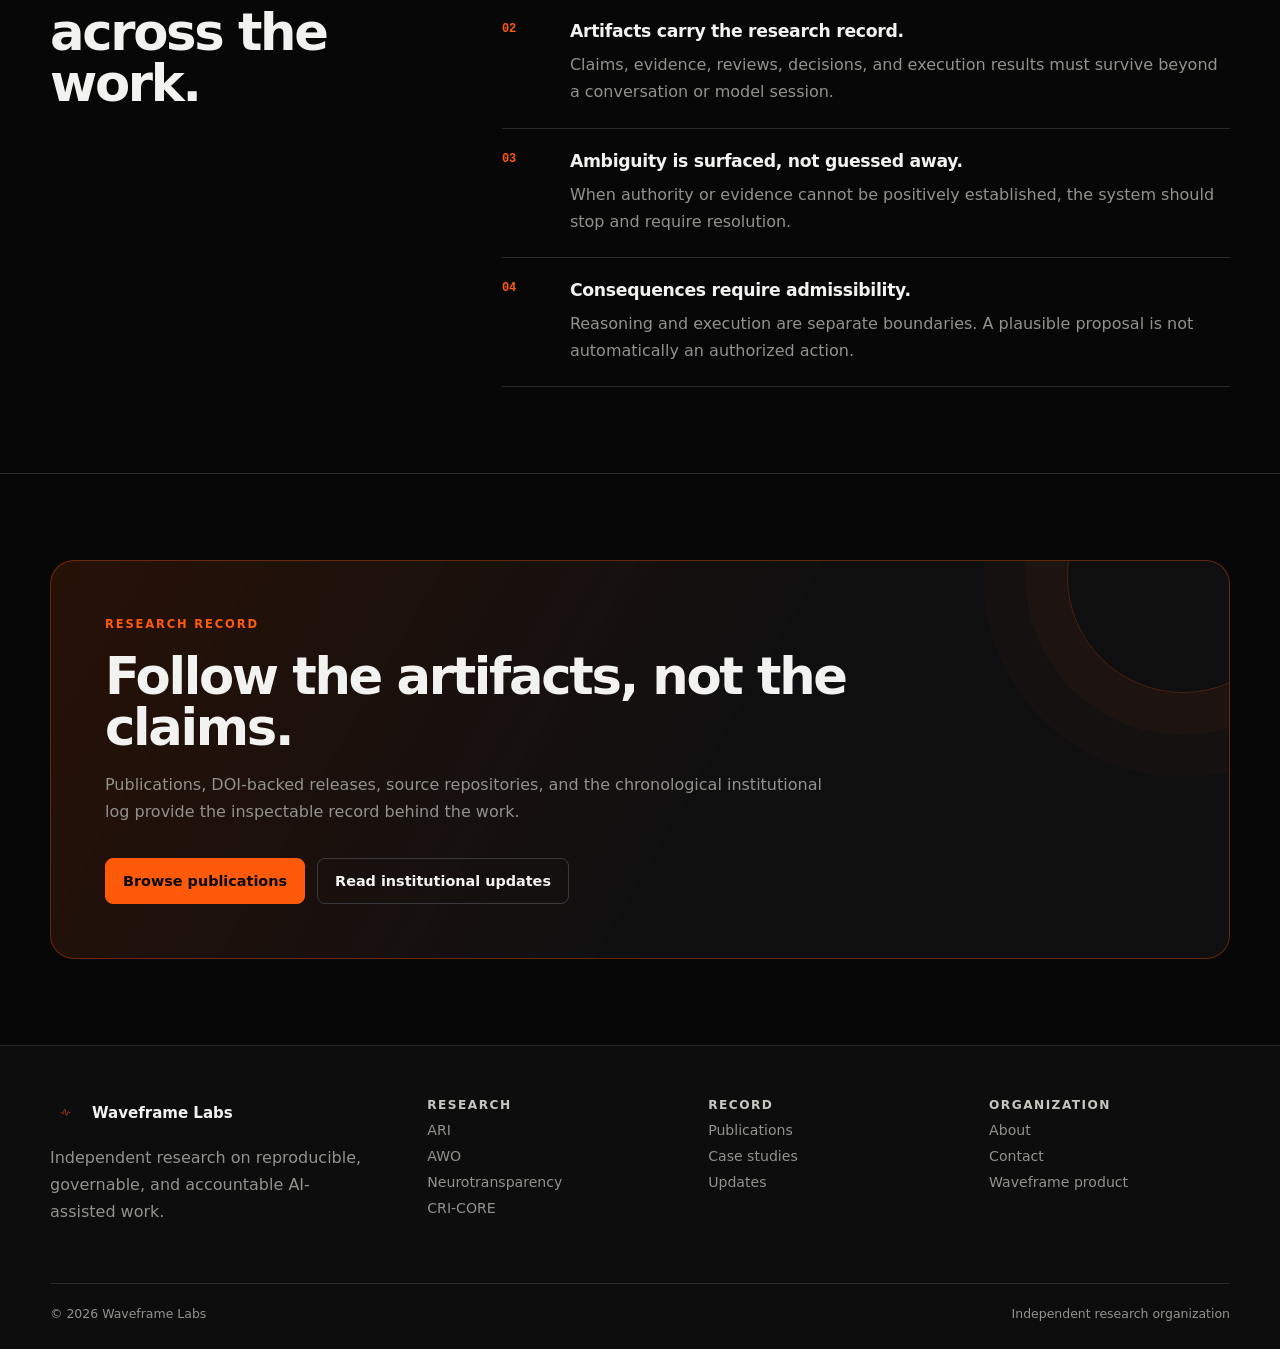
<file: research.html>
<!doctype html>
<html lang="en">
<head>
  <meta charset="utf-8"><meta name="viewport" content="width=device-width,initial-scale=1">
  <title>Research · Waveframe Labs</title>
  <meta name="description" content="The Waveframe Labs research program: institutional governance, reproducible AI-human methods, epistemic transparency, and deterministic execution.">
  <link rel="canonical" href="https://waveframelabs.org/research.html"><link rel="icon" type="image/png" sizes="96x96" href="assets/brand/favicon-96x96.png"><meta name="theme-color" content="#070707"><link rel="stylesheet" href="assets/institutional.css">
  <meta property="og:site_name" content="Waveframe Labs">
  <meta property="og:type" content="website">
  <meta property="og:title" content="Waveframe Labs">
  <meta property="og:description" content="Independent research for trustworthy AI work.">
  <meta property="og:image" content="https://waveframelabs.org/assets/og.png">
  <meta name="twitter:card" content="summary_large_image">
  <meta name="twitter:title" content="Waveframe Labs">
  <meta name="twitter:description" content="Independent research for trustworthy AI work.">
  <meta name="twitter:image" content="https://waveframelabs.org/assets/og.png">
</head>
<body>
<a class="skip-link" href="#main">Skip to content</a>
<header class="site-header"><div class="shell nav-shell"><a class="site-brand" href="index.html"><img src="assets/brand/canon_wf_logo_mark_transparent.png" alt=""><span>Waveframe Labs</span></a><nav class="site-nav" aria-label="Primary navigation"><a href="research.html" aria-current="page">Research</a><a href="publications.html">Publications</a><a href="tools.html">Open Source</a><a href="updates.html">Updates</a><a href="about.html">About</a><a class="product-link" href="https://waveframelabs.com">Waveframe ↗</a></nav></div></header>
<main id="main">
  <section class="page-hero"><div class="shell"><p class="eyebrow">Research portfolio</p><h1>Foundational frameworks. Current infrastructure. One public record.</h1><p class="lede">The portfolio distinguishes published research lineage from the repositories that currently define Waveframe's technical behavior.</p></div></section>
  <section class="section"><div class="shell"><div class="card-grid">
    <a class="card" href="ari.html"><span class="tag">Foundational · Maintenance</span><h3>Aurora Research Initiative</h3><p>Published institutional-governance research. It does not currently govern product development or runtime authority.</p><span class="card-arrow">Read the framework →</span></a>
    <a class="card" href="awo.html"><span class="tag">Foundational · Maintenance</span><h3>Aurora Workflow Orchestration</h3><p>Published reproducibility methodology and historical CRI-CORE lineage. It is not a current workflow dependency.</p><span class="card-arrow">Read the methodology →</span></a>
    <a class="card" href="doctrine.html"><span class="tag">Published · Stable</span><h3>Neurotransparency</h3><p>Doctrine and specification for cognitive attribution and disclosure, preserved as research rather than current product compliance.</p><span class="card-arrow">Read doctrine and specification →</span></a>
    <a class="card" href="cri-core.html"><span class="tag">Current · Active</span><h3>Execution-governance infrastructure</h3><p>Deterministic policy compilation, published authority, proposal evaluation, runtime enforcement, and durable evidence.</p><span class="card-arrow">Read the technical model →</span></a>
  </div></div></section>
  <section class="section"><div class="shell split"><div><p class="eyebrow">Shared commitments</p><h2>What remains true across the work.</h2></div><div class="principles">
    <div class="principle"><span class="principle-number">01</span><div><h3>Humans retain institutional authority.</h3><p>AI can contribute analysis, proposals, and transformations. It does not silently acquire the right to approve its own work.</p></div></div>
    <div class="principle"><span class="principle-number">02</span><div><h3>Artifacts carry the research record.</h3><p>Claims, evidence, reviews, decisions, and execution results must survive beyond a conversation or model session.</p></div></div>
    <div class="principle"><span class="principle-number">03</span><div><h3>Ambiguity is surfaced, not guessed away.</h3><p>When authority or evidence cannot be positively established, the system should stop and require resolution.</p></div></div>
    <div class="principle"><span class="principle-number">04</span><div><h3>Consequences require admissibility.</h3><p>Reasoning and execution are separate boundaries. A plausible proposal is not automatically an authorized action.</p></div></div>
  </div></div></section>
  <section class="section"><div class="shell statement"><p class="eyebrow">Research record</p><h2>Follow the artifacts, not the claims.</h2><p>Publications, DOI-backed releases, source repositories, and the chronological institutional log provide the inspectable record behind the work.</p><div class="actions"><a class="button" href="publications.html">Browse publications</a><a class="button secondary" href="updates.html">Read institutional updates</a></div></div></section>
</main>
<footer class="site-footer"><div class="shell"><div class="footer-grid"><div class="footer-brand"><a class="site-brand" href="index.html"><img src="assets/brand/canon_wf_logo_mark_transparent.png" alt=""><span>Waveframe Labs</span></a><p>Independent research on reproducible, governable, and accountable AI-assisted work.</p></div><div class="footer-column"><h3>Research</h3><a href="ari.html">ARI</a><a href="awo.html">AWO</a><a href="doctrine.html">Neurotransparency</a><a href="cri-core.html">CRI-CORE</a></div><div class="footer-column"><h3>Record</h3><a href="publications.html">Publications</a><a href="case-studies.html">Case studies</a><a href="updates.html">Updates</a></div><div class="footer-column"><h3>Organization</h3><a href="about.html">About</a><a href="mailto:swright@waveframelabs.org">Contact</a><a href="https://waveframelabs.com">Waveframe product</a></div></div><div class="footer-bottom"><span>© <span id="year"></span> Waveframe Labs</span><span>Independent research organization</span></div></div></footer>
<script>document.getElementById('year').textContent=new Date().getFullYear();</script>
</body>
</html>
</file>
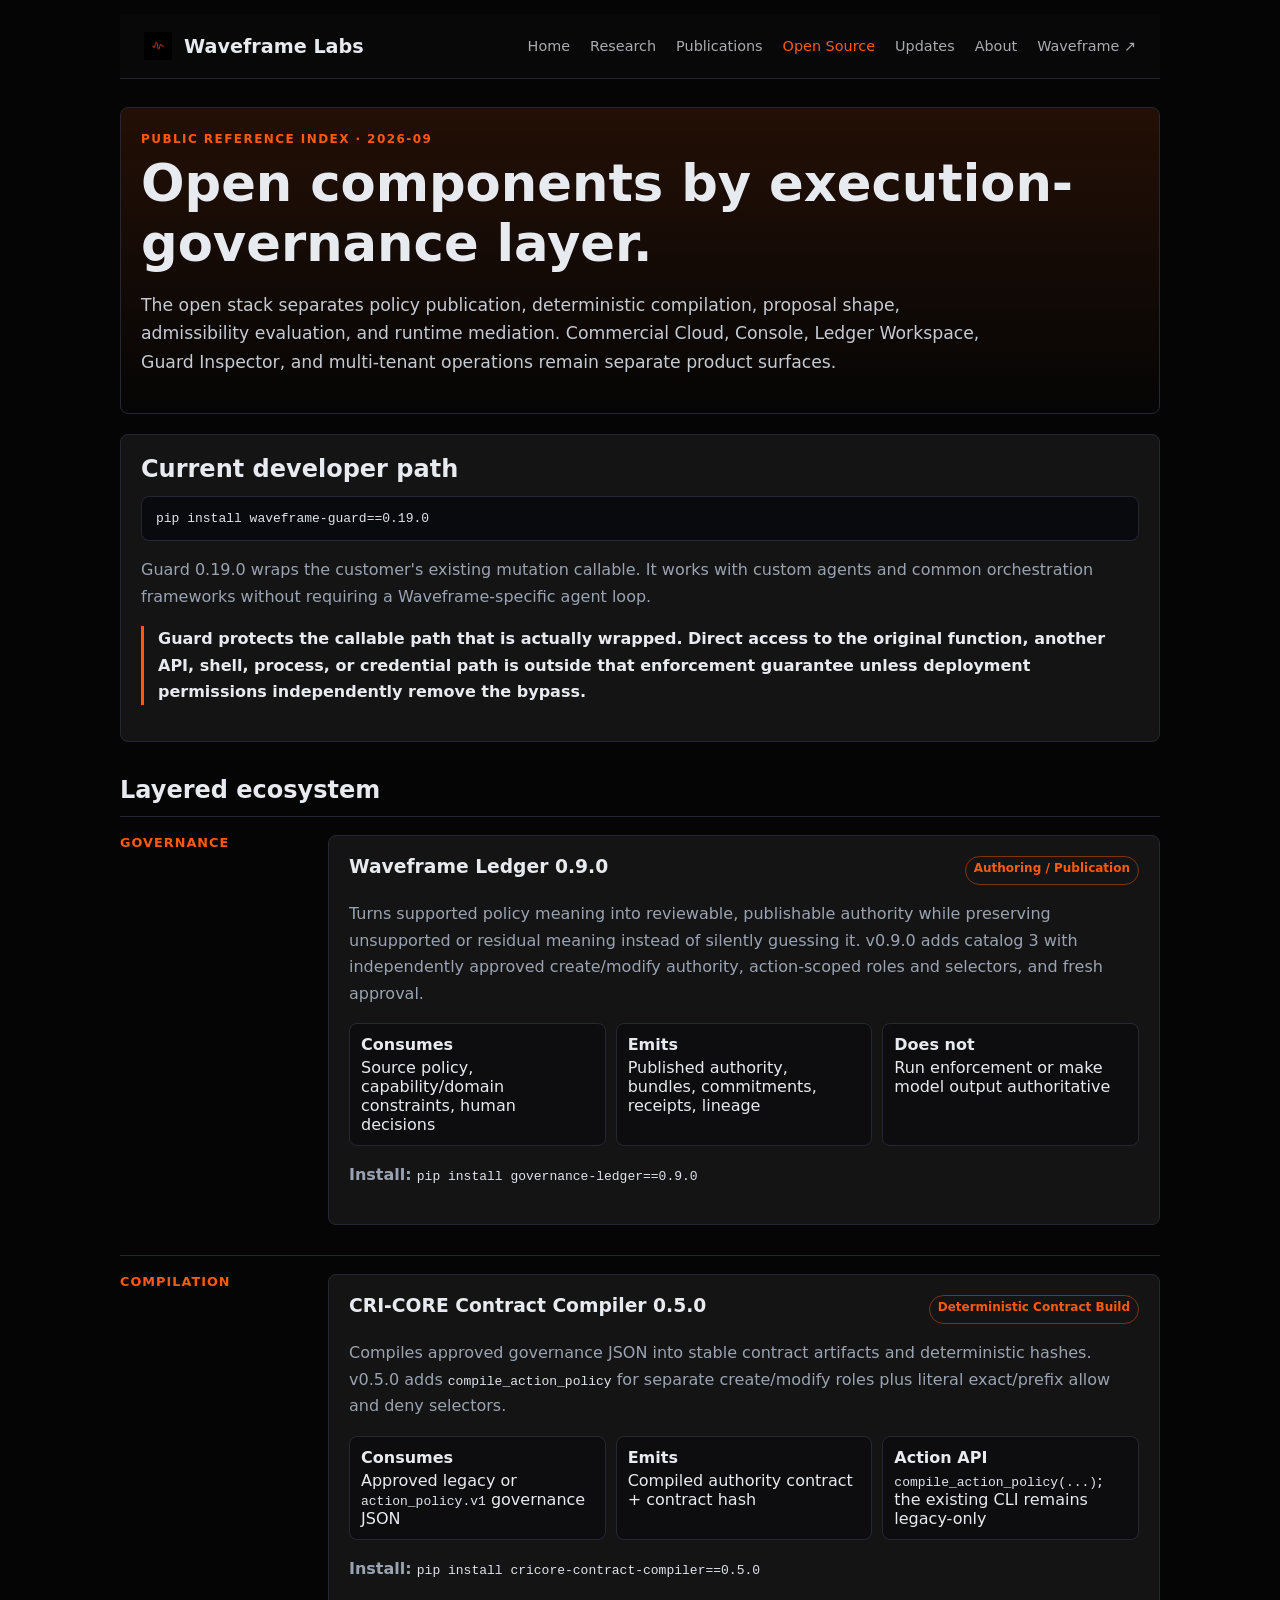
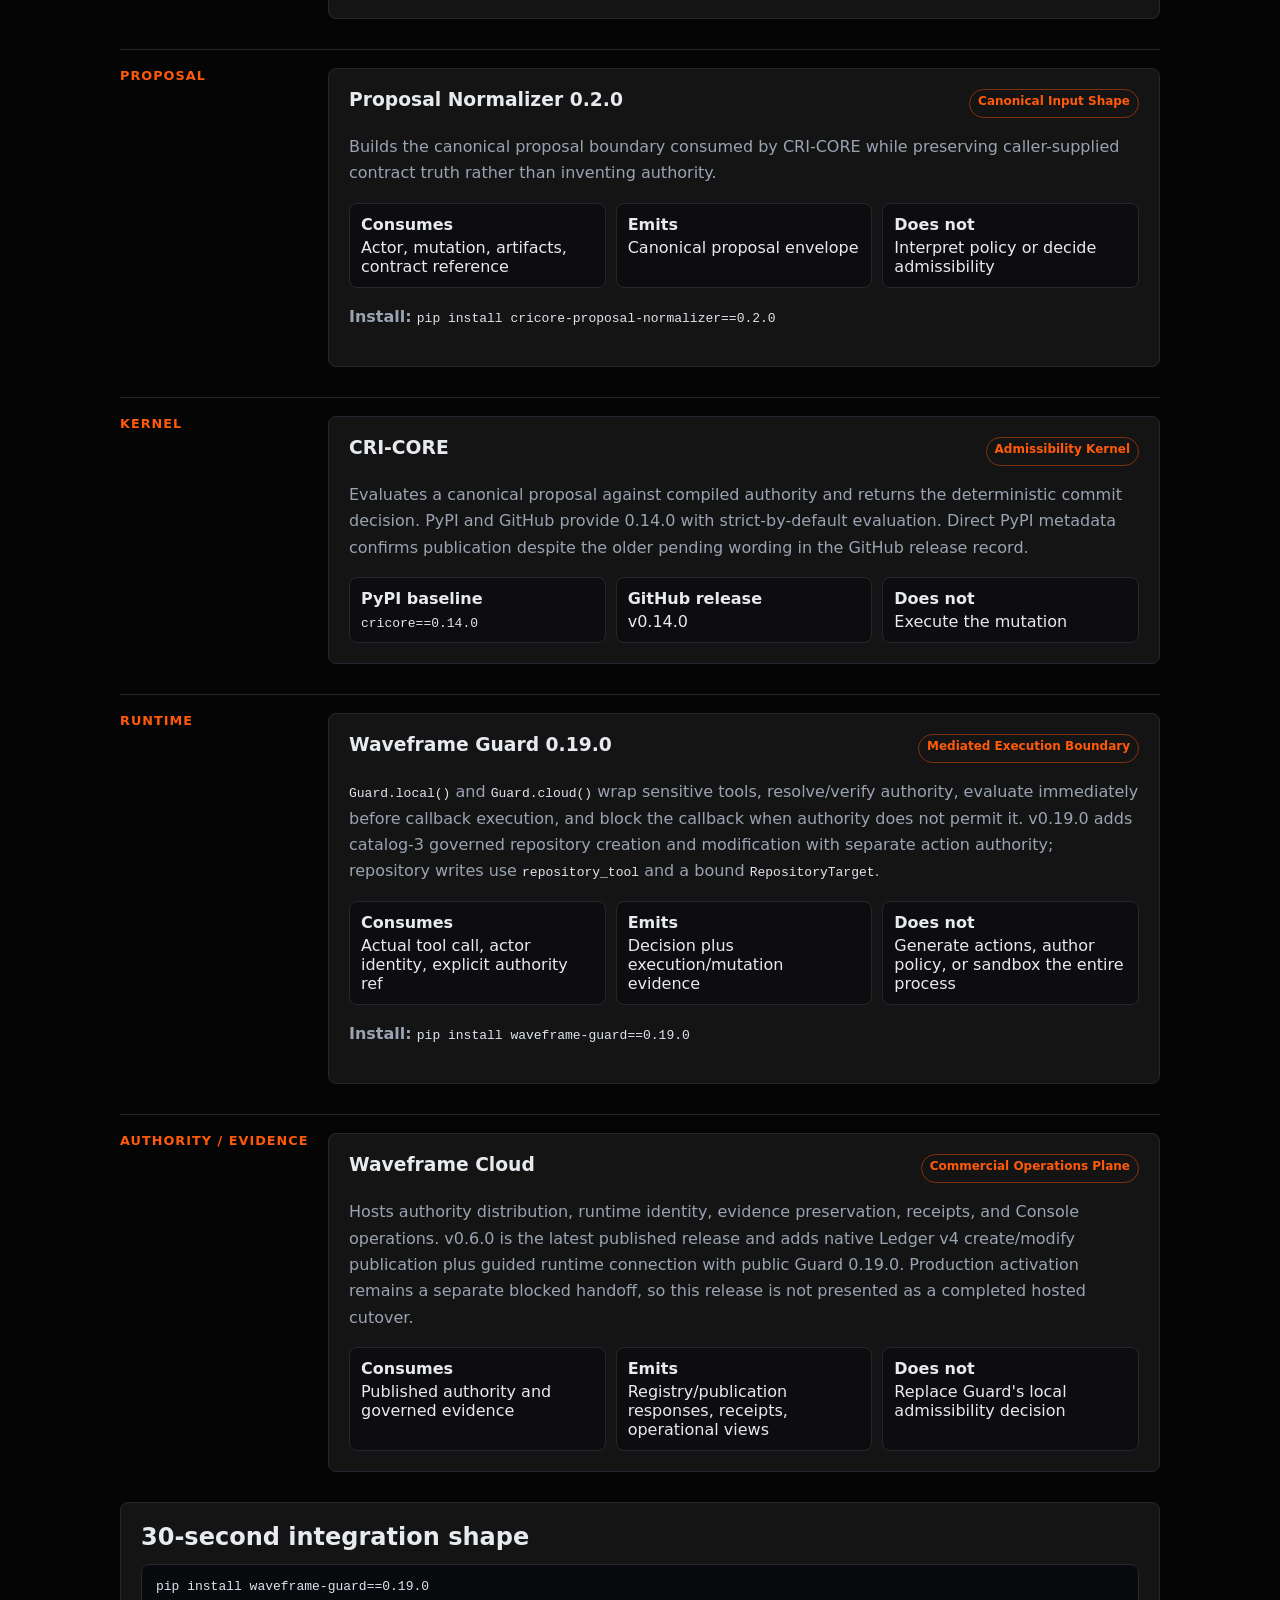
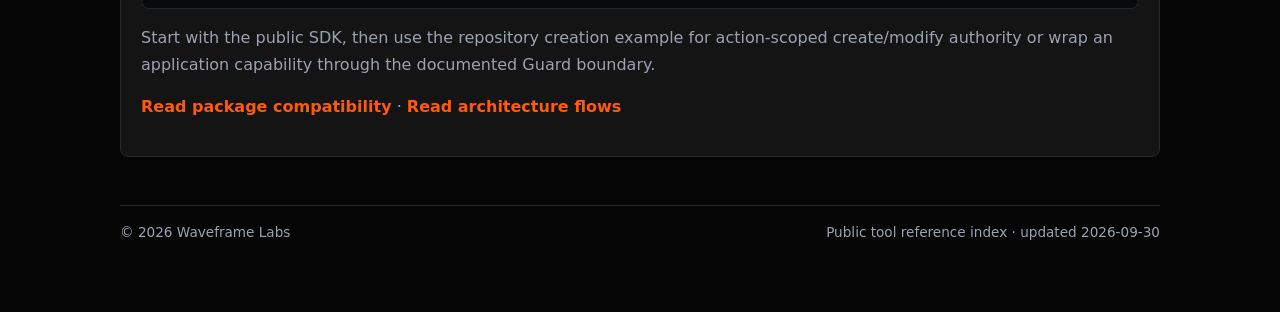
<file: tools.html>
<!--
---
title: "Public Tools - Waveframe Labs"
short_title: "Public Tools"
version: "2.3.0"
status: "Active"
type: "website"
author: "Waveframe Labs"
maintainer: "Waveframe Labs"
license: "CC-BY-4.0"
policy_version: "ARI-Metadata-3.0.2"
ai_assisted: "partial"
---
-->
<!DOCTYPE html>
<html lang="en"><head><meta charset="utf-8"/><meta name="viewport" content="width=device-width,initial-scale=1"/><title>Public Tools - Waveframe Labs</title><meta name="description" content="Current open Waveframe components for authority compilation, proposal normalization, admissibility evaluation, and mediated runtime enforcement."/><link rel="icon" type="image/png" href="favicon-32x32.png"/><link rel="canonical" href="https://waveframelabs.org/tools.html"/>
<style>:root{--bg:#050505;--card:#141414;--panel:#0d0d0f;--ink:#e7eaef;--muted:#9aa3b2;--soft:#c5cad3;--edge:#252832;--accent:#ff5a0a;--maxw:1080px;--rad:8px}*{box-sizing:border-box}html,body{margin:0;background:var(--bg);color:var(--ink);font-family:ui-sans-serif,system-ui,-apple-system,Segoe UI,Roboto,Helvetica,Arial,sans-serif}a{color:inherit;text-decoration:none}a:hover{color:var(--accent)}.wrap{max-width:var(--maxw);margin:auto;padding:14px 20px 72px}.hdr{padding:18px 24px;border-bottom:1px solid var(--edge);background:rgba(10,10,10,.88);display:flex;justify-content:space-between;align-items:center;position:sticky;top:0;z-index:20;margin-bottom:28px}.brand{display:flex;align-items:center;gap:12px}.brand-text{font-size:1.2rem;font-weight:700}.topnav{display:flex;gap:20px;flex-wrap:wrap;font-size:.9rem}.topnav a{opacity:.72}.active-link{opacity:1!important;color:var(--accent)!important}.hero,.start,.tool-card,.boundary{border:1px solid var(--edge);border-radius:var(--rad);background:var(--card);padding:20px}.hero{background:linear-gradient(180deg,rgba(255,90,10,.12),rgba(0,0,0,0));margin-bottom:20px}.kicker{color:var(--accent);font-size:.75rem;text-transform:uppercase;font-weight:800;letter-spacing:.12em}h1{font-size:clamp(2rem,4vw,3.2rem);margin:.4rem 0 .7rem}h2{margin:34px 0 12px}h3{margin:0 0 8px}p,li{color:var(--muted);line-height:1.65}.lede{color:var(--soft);font-size:1.08rem;max-width:850px}.code{background:#090a0d;border:1px solid var(--edge);border-radius:var(--rad);padding:14px;overflow:auto;color:#dfe4ed}.layer{display:grid;grid-template-columns:190px 1fr;gap:18px;padding:18px 0;border-top:1px solid var(--edge)}.layer-label{color:var(--accent);font-weight:850;text-transform:uppercase;font-size:.8rem;letter-spacing:.08em}.tool-card{margin-bottom:12px}.tool-head{display:flex;justify-content:space-between;gap:12px;flex-wrap:wrap}.badge{border:1px solid rgba(255,90,10,.45);color:var(--accent);border-radius:999px;padding:4px 8px;font-size:.75rem;font-weight:800}.meta{display:grid;grid-template-columns:repeat(3,1fr);gap:10px;margin-top:14px}.meta div{background:var(--panel);border:1px solid var(--edge);border-radius:var(--rad);padding:11px}.meta strong{display:block;margin-bottom:4px}.note{border-left:3px solid var(--accent);padding-left:14px;color:var(--ink);font-weight:700}code{color:#dfe4ed}footer{margin-top:48px;border-top:1px solid var(--edge);padding-top:18px;color:var(--muted);font-size:.85rem;display:flex;justify-content:space-between;gap:14px;flex-wrap:wrap}@media(max-width:850px){.hdr{align-items:flex-start;flex-direction:column}.layer{grid-template-columns:1fr}.meta{grid-template-columns:1fr}}</style></head>
<body><div class="wrap"><header class="hdr"><div class="brand"><img src="waveframe-logo-mark.png" width="28" height="28" alt="Waveframe Labs mark"><div class="brand-text">Waveframe Labs</div></div><nav class="topnav"><a href="index.html">Home</a><a href="research.html">Research</a><a href="publications.html">Publications</a><a class="active-link" href="tools.html">Open Source</a><a href="updates.html">Updates</a><a href="about.html">About</a><a href="https://waveframelabs.com">Waveframe ↗</a></nav></header>
<section class="hero"><span class="kicker">Public Reference Index · 2026-09</span><h1>Open components by execution-governance layer.</h1><p class="lede">The open stack separates policy publication, deterministic compilation, proposal shape, admissibility evaluation, and runtime mediation. Commercial Cloud, Console, Ledger Workspace, Guard Inspector, and multi-tenant operations remain separate product surfaces.</p></section>
<section class="start"><h2 style="margin-top:0">Current developer path</h2><pre class="code"><code>pip install waveframe-guard==0.19.0</code></pre><p>Guard 0.19.0 wraps the customer's existing mutation callable. It works with custom agents and common orchestration frameworks without requiring a Waveframe-specific agent loop.</p><p class="note">Guard protects the callable path that is actually wrapped. Direct access to the original function, another API, shell, process, or credential path is outside that enforcement guarantee unless deployment permissions independently remove the bypass.</p></section>
<section><h2>Layered ecosystem</h2></section>
<section class="layer"><div class="layer-label">Governance</div><div><div class="tool-card"><div class="tool-head"><h3>Waveframe Ledger 0.9.0</h3><span class="badge">Authoring / Publication</span></div><p>Turns supported policy meaning into reviewable, publishable authority while preserving unsupported or residual meaning instead of silently guessing it. v0.9.0 adds catalog 3 with independently approved create/modify authority, action-scoped roles and selectors, and fresh approval.</p><div class="meta"><div><strong>Consumes</strong><span>Source policy, capability/domain constraints, human decisions</span></div><div><strong>Emits</strong><span>Published authority, bundles, commitments, receipts, lineage</span></div><div><strong>Does not</strong><span>Run enforcement or make model output authoritative</span></div></div><p><strong>Install:</strong> <code>pip install governance-ledger==0.9.0</code></p></div></div></section>
<section class="layer"><div class="layer-label">Compilation</div><div><div class="tool-card"><div class="tool-head"><h3>CRI-CORE Contract Compiler 0.5.0</h3><span class="badge">Deterministic Contract Build</span></div><p>Compiles approved governance JSON into stable contract artifacts and deterministic hashes. v0.5.0 adds <code>compile_action_policy</code> for separate create/modify roles plus literal exact/prefix allow and deny selectors.</p><div class="meta"><div><strong>Consumes</strong><span>Approved legacy or <code>action_policy.v1</code> governance JSON</span></div><div><strong>Emits</strong><span>Compiled authority contract + contract hash</span></div><div><strong>Action API</strong><span><code>compile_action_policy(...)</code>; the existing CLI remains legacy-only</span></div></div><p><strong>Install:</strong> <code>pip install cricore-contract-compiler==0.5.0</code></p></div></div></section>
<section class="layer"><div class="layer-label">Proposal</div><div><div class="tool-card"><div class="tool-head"><h3>Proposal Normalizer 0.2.0</h3><span class="badge">Canonical Input Shape</span></div><p>Builds the canonical proposal boundary consumed by CRI-CORE while preserving caller-supplied contract truth rather than inventing authority.</p><div class="meta"><div><strong>Consumes</strong><span>Actor, mutation, artifacts, contract reference</span></div><div><strong>Emits</strong><span>Canonical proposal envelope</span></div><div><strong>Does not</strong><span>Interpret policy or decide admissibility</span></div></div><p><strong>Install:</strong> <code>pip install cricore-proposal-normalizer==0.2.0</code></p></div></div></section>
<section class="layer"><div class="layer-label">Kernel</div><div><div class="tool-card"><div class="tool-head"><h3>CRI-CORE</h3><span class="badge">Admissibility Kernel</span></div><p>Evaluates a canonical proposal against compiled authority and returns the deterministic commit decision. PyPI and GitHub provide 0.14.0 with strict-by-default evaluation. Direct PyPI metadata confirms publication despite the older pending wording in the GitHub release record.</p><div class="meta"><div><strong>PyPI baseline</strong><span><code>cricore==0.14.0</code></span></div><div><strong>GitHub release</strong><span>v0.14.0</span></div><div><strong>Does not</strong><span>Execute the mutation</span></div></div></div></div></section>
<section class="layer"><div class="layer-label">Runtime</div><div><div class="tool-card"><div class="tool-head"><h3>Waveframe Guard 0.19.0</h3><span class="badge">Mediated Execution Boundary</span></div><p><code>Guard.local()</code> and <code>Guard.cloud()</code> wrap sensitive tools, resolve/verify authority, evaluate immediately before callback execution, and block the callback when authority does not permit it. v0.19.0 adds catalog-3 governed repository creation and modification with separate action authority; repository writes use <code>repository_tool</code> and a bound <code>RepositoryTarget</code>.</p><div class="meta"><div><strong>Consumes</strong><span>Actual tool call, actor identity, explicit authority ref</span></div><div><strong>Emits</strong><span>Decision plus execution/mutation evidence</span></div><div><strong>Does not</strong><span>Generate actions, author policy, or sandbox the entire process</span></div></div><p><strong>Install:</strong> <code>pip install waveframe-guard==0.19.0</code></p></div></div></section>
<section class="layer"><div class="layer-label">Authority / Evidence</div><div><div class="tool-card"><div class="tool-head"><h3>Waveframe Cloud</h3><span class="badge">Commercial Operations Plane</span></div><p>Hosts authority distribution, runtime identity, evidence preservation, receipts, and Console operations. v0.6.0 is the latest published release and adds native Ledger v4 create/modify publication plus guided runtime connection with public Guard 0.19.0. Production activation remains a separate blocked handoff, so this release is not presented as a completed hosted cutover.</p><div class="meta"><div><strong>Consumes</strong><span>Published authority and governed evidence</span></div><div><strong>Emits</strong><span>Registry/publication responses, receipts, operational views</span></div><div><strong>Does not</strong><span>Replace Guard's local admissibility decision</span></div></div></div></div></section>
<section class="boundary"><h2 style="margin-top:0">30-second integration shape</h2><pre class="code"><code>pip install waveframe-guard==0.19.0</code></pre><p>Start with the public SDK, then use the <a href="https://github.com/Waveframe-Labs/Waveframe-Guard/blob/v0.19.0/examples/sdk/repository_creation_release.py">repository creation example</a> for action-scoped create/modify authority or wrap an application capability through the documented Guard boundary.</p><p><a href="compatibility.html" style="color:var(--accent);font-weight:800">Read package compatibility</a> · <a href="hierarchy.html" style="color:var(--accent);font-weight:800">Read architecture flows</a></p></section>
<footer><span>&copy; <span id="year"></span> Waveframe Labs</span><span>Public tool reference index · updated 2026-09-30</span></footer></div><script>document.getElementById('year').textContent=new Date().getFullYear();</script></body></html>
</file>
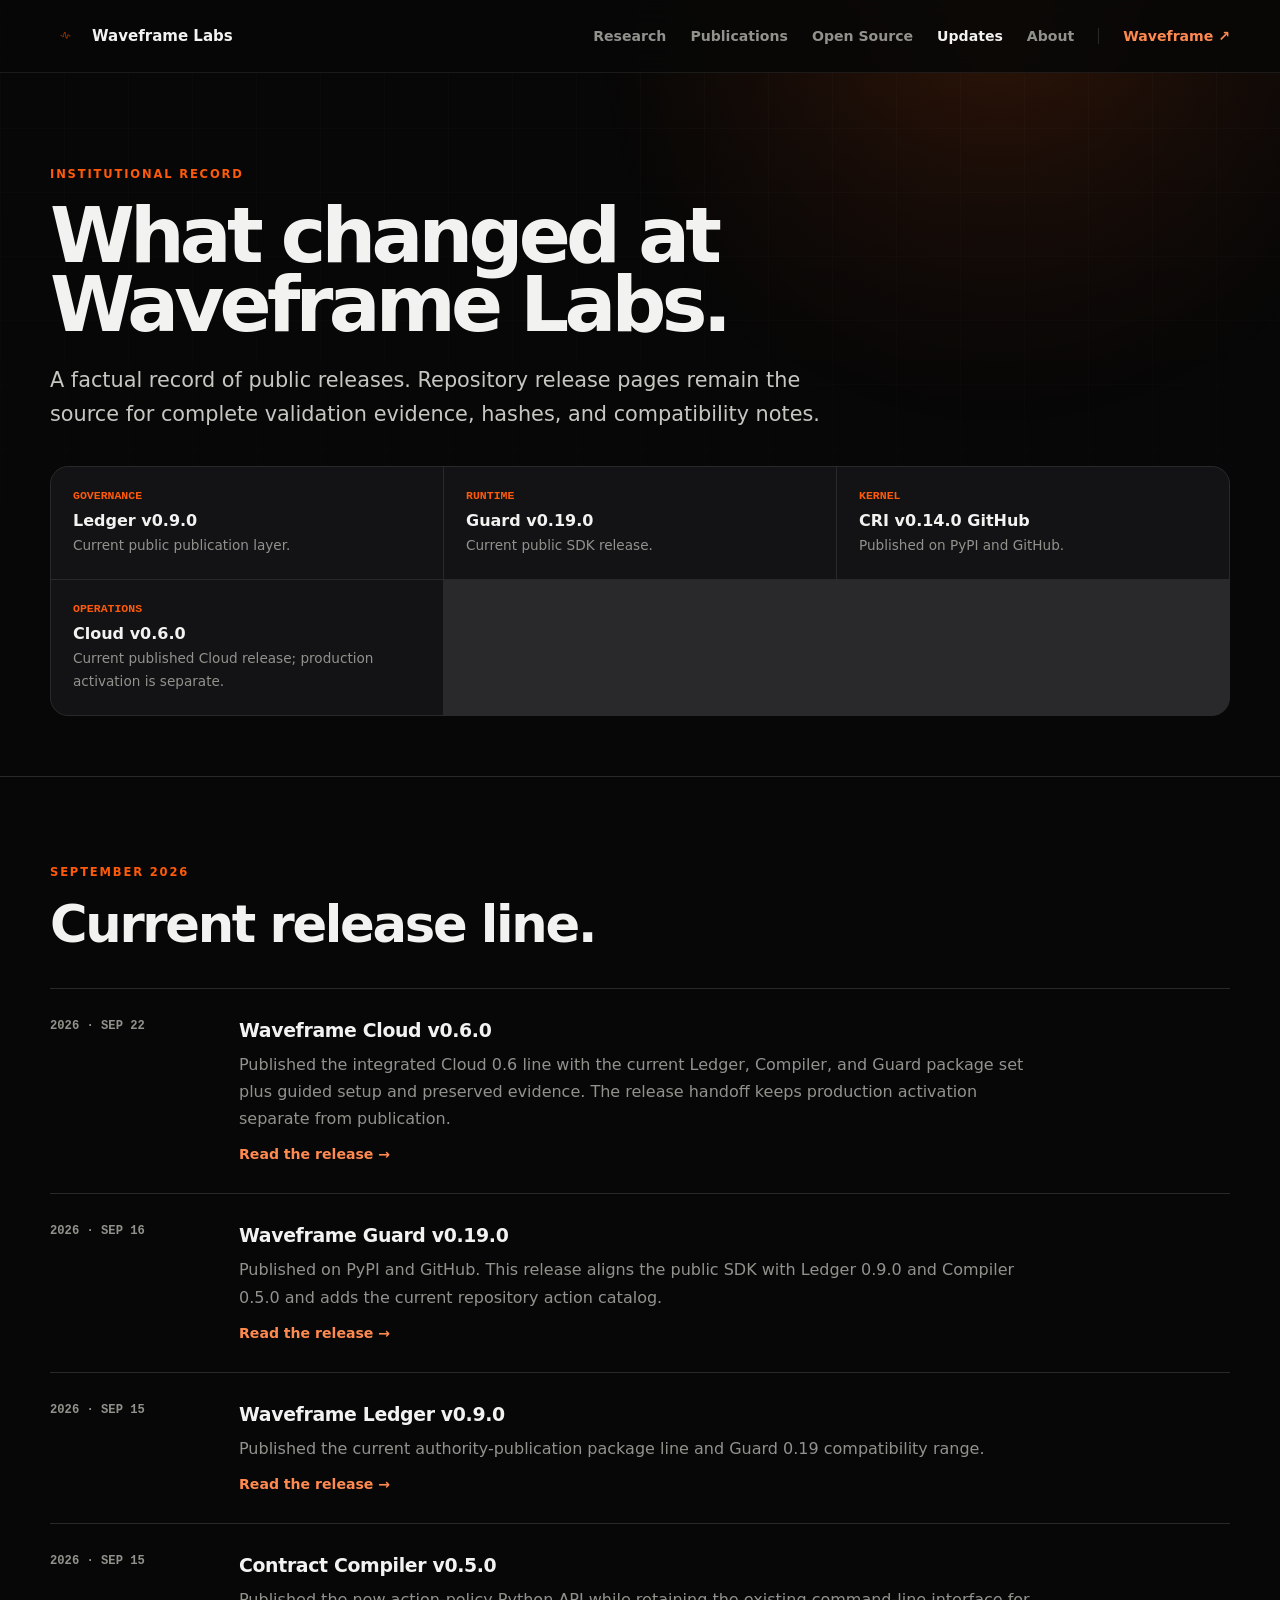
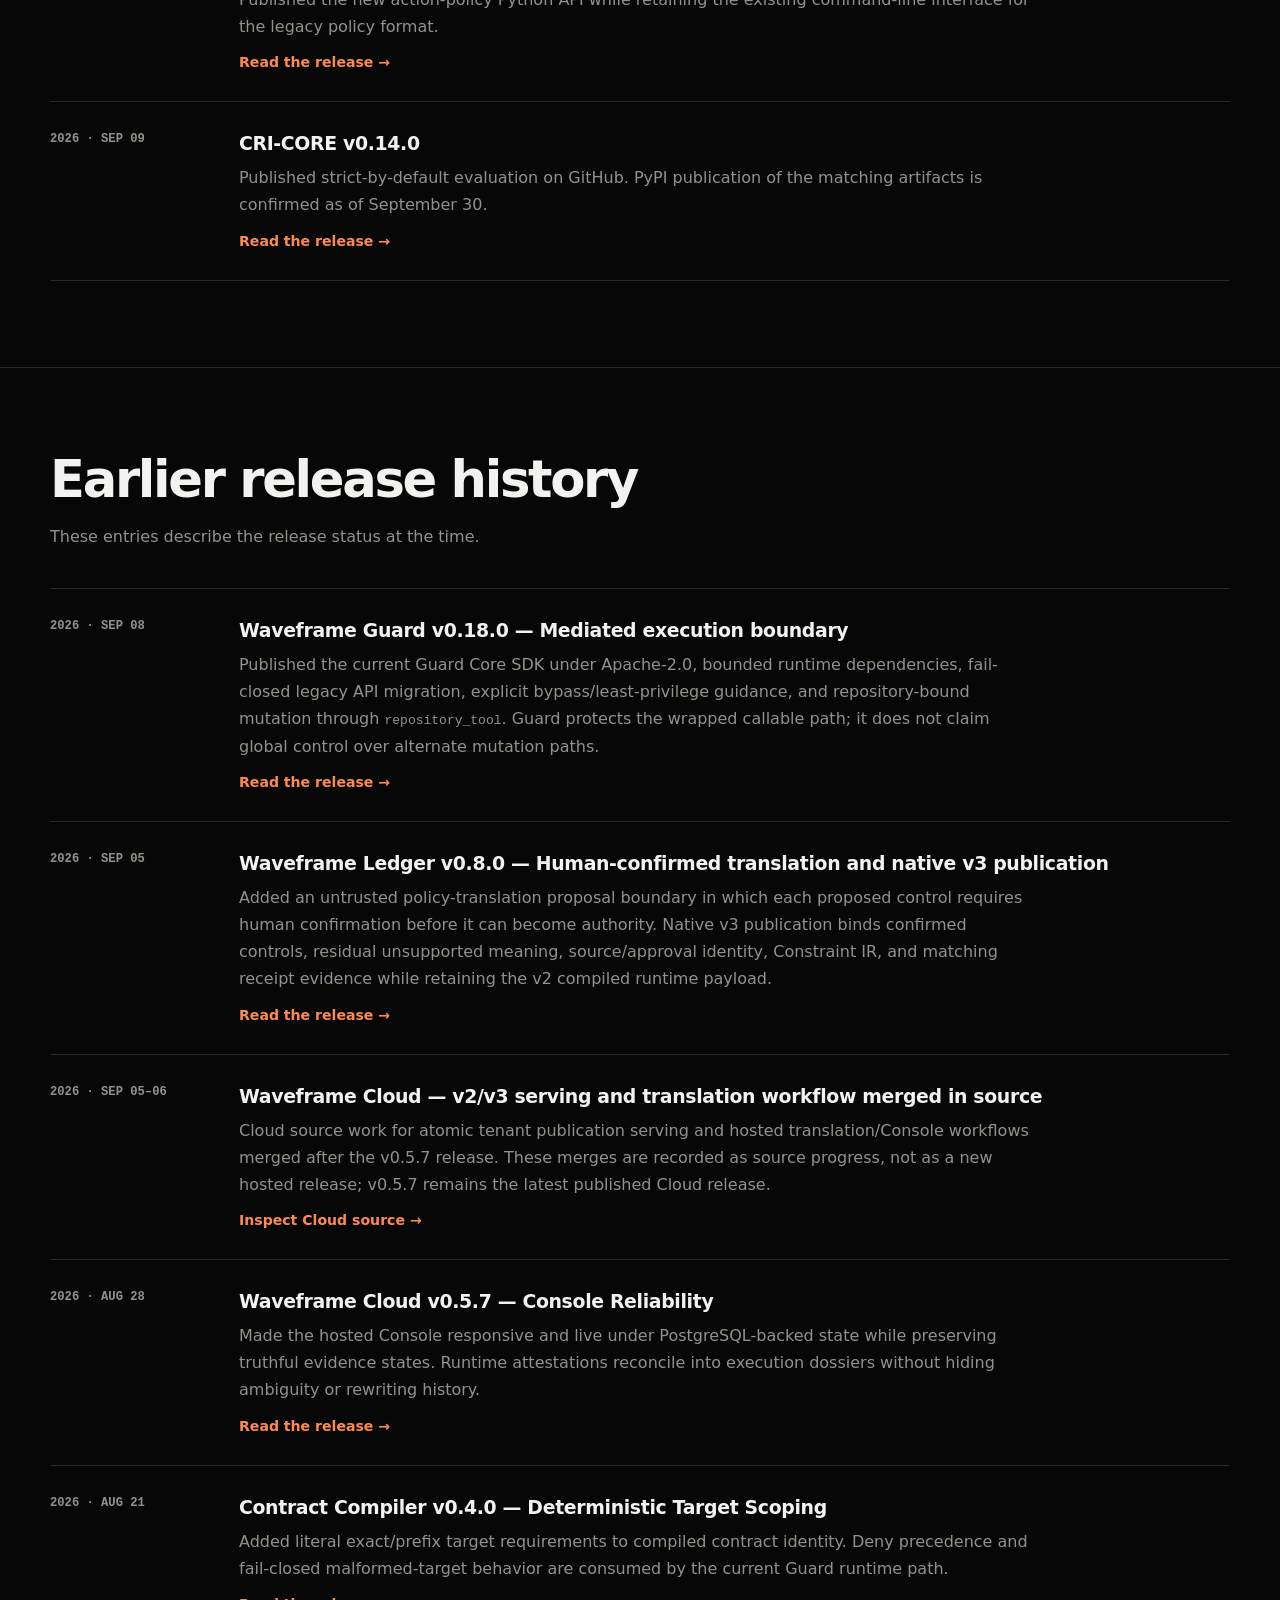
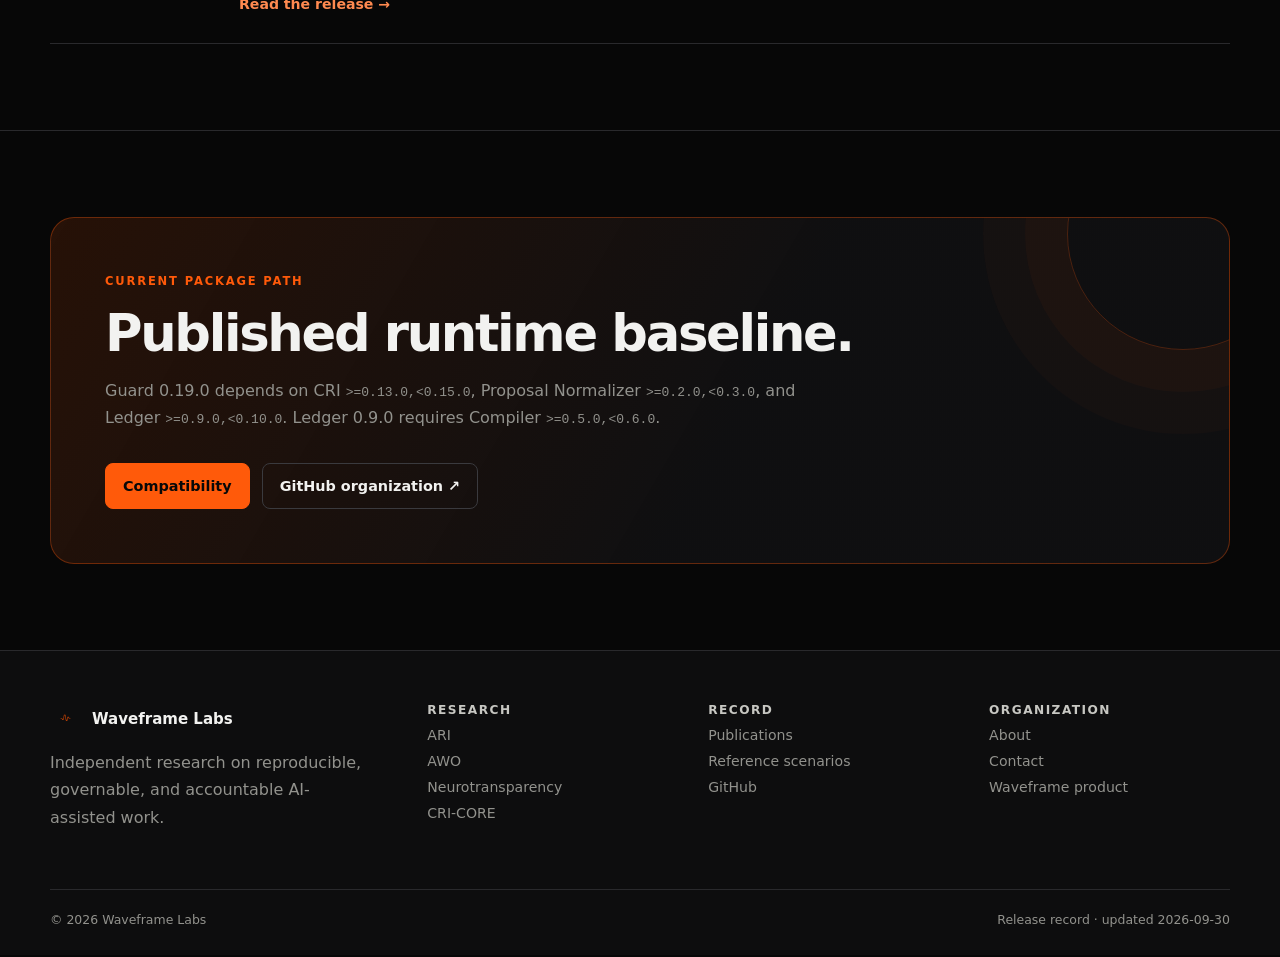
<file: updates.html>
<!--
---
title: "Updates - Waveframe Labs"
short_title: "Updates"
version: "2.3.0"
status: "Active"
type: "website"
author: "Waveframe Labs"
maintainer: "Waveframe Labs"
license: "CC-BY-4.0"
policy_version: "ARI-Metadata-3.0.2"
ai_assisted: "partial"
---
-->
<!doctype html>
<html lang="en">
<head>
  <meta charset="utf-8"><meta name="viewport" content="width=device-width,initial-scale=1">
  <title>Updates · Waveframe Labs</title>
  <meta name="description" content="The chronological institutional and technical record of Waveframe Labs releases and public infrastructure.">
  <link rel="canonical" href="https://waveframelabs.org/updates.html"><link rel="icon" type="image/png" sizes="96x96" href="assets/brand/favicon-96x96.png"><meta name="theme-color" content="#070707"><link rel="stylesheet" href="assets/institutional.css">
  <meta property="og:site_name" content="Waveframe Labs"><meta property="og:type" content="website"><meta property="og:title" content="Waveframe Labs"><meta property="og:description" content="Independent research for trustworthy AI work."><meta property="og:image" content="https://waveframelabs.org/assets/og.png"><meta name="twitter:card" content="summary_large_image"><meta name="twitter:title" content="Waveframe Labs"><meta name="twitter:description" content="Independent research for trustworthy AI work."><meta name="twitter:image" content="https://waveframelabs.org/assets/og.png">
</head>
<body>
<a class="skip-link" href="#main">Skip to content</a>
<header class="site-header"><div class="shell nav-shell"><a class="site-brand" href="index.html"><img src="assets/brand/canon_wf_logo_mark_transparent.png" alt=""><span>Waveframe Labs</span></a><nav class="site-nav" aria-label="Primary navigation"><a href="research.html">Research</a><a href="publications.html">Publications</a><a href="tools.html">Open Source</a><a href="updates.html" aria-current="page">Updates</a><a href="about.html">About</a><a class="product-link" href="https://waveframelabs.com">Waveframe ↗</a></nav></div></header>
<main id="main">
<section class="page-hero"><div class="shell"><p class="eyebrow">Institutional record</p><h1>What changed at Waveframe Labs.</h1><p class="lede">A factual record of public releases. Repository release pages remain the source for complete validation evidence, hashes, and compatibility notes.</p>
<div class="status-strip"><div class="status-item"><span>GOVERNANCE</span><strong>Ledger v0.9.0</strong><p>Current public publication layer.</p></div><div class="status-item"><span>RUNTIME</span><strong>Guard v0.19.0</strong><p>Current public SDK release.</p></div><div class="status-item"><span>KERNEL</span><strong>CRI v0.14.0 GitHub</strong><p>Published on PyPI and GitHub.</p></div><div class="status-item"><span>OPERATIONS</span><strong>Cloud v0.6.0</strong><p>Current published Cloud release; production activation is separate.</p></div></div></div></section>
<section class="section"><div class="shell"><p class="eyebrow">September 2026</p><h2>Current release line.</h2><div class="timeline">
<article class="timeline-item"><time class="timeline-date" datetime="2026-09-22">2026 · SEP 22</time><div class="timeline-body"><h3>Waveframe Cloud v0.6.0</h3><p>Published the integrated Cloud 0.6 line with the current Ledger, Compiler, and Guard package set plus guided setup and preserved evidence. The release handoff keeps production activation separate from publication.</p><a class="release-link" href="https://github.com/Waveframe-Labs/Waveframe-Cloud/releases/tag/v0.6.0">Read the release →</a></div></article>
<article class="timeline-item"><time class="timeline-date" datetime="2026-09-16">2026 · SEP 16</time><div class="timeline-body"><h3>Waveframe Guard v0.19.0</h3><p>Published on PyPI and GitHub. This release aligns the public SDK with Ledger 0.9.0 and Compiler 0.5.0 and adds the current repository action catalog.</p><a class="release-link" href="https://github.com/Waveframe-Labs/Waveframe-Guard/releases/tag/v0.19.0">Read the release →</a></div></article>
<article class="timeline-item"><time class="timeline-date" datetime="2026-09-15">2026 · SEP 15</time><div class="timeline-body"><h3>Waveframe Ledger v0.9.0</h3><p>Published the current authority-publication package line and Guard 0.19 compatibility range.</p><a class="release-link" href="https://github.com/Waveframe-Labs/Waveframe-Ledger/releases/tag/v0.9.0">Read the release →</a></div></article>
<article class="timeline-item"><time class="timeline-date" datetime="2026-09-15">2026 · SEP 15</time><div class="timeline-body"><h3>Contract Compiler v0.5.0</h3><p>Published the new action-policy Python API while retaining the existing command-line interface for the legacy policy format.</p><a class="release-link" href="https://github.com/Waveframe-Labs/cricore-contract-compiler/releases/tag/v0.5.0">Read the release →</a></div></article>
<article class="timeline-item"><time class="timeline-date" datetime="2026-09-09">2026 · SEP 09</time><div class="timeline-body"><h3>CRI-CORE v0.14.0</h3><p>Published strict-by-default evaluation on GitHub. PyPI publication of the matching artifacts is confirmed as of September 30.</p><a class="release-link" href="https://github.com/Waveframe-Labs/CRI-CORE/releases/tag/v0.14.0">Read the release →</a></div></article>
</div></div></section>
<section class="section"><div class="shell"><h2>Earlier release history</h2><p>These entries describe the release status at the time.</p><div class="timeline"><article class="timeline-item"><time class="timeline-date" datetime="2026-09-08">2026 · SEP 08</time><div class="timeline-body"><h3>Waveframe Guard v0.18.0 — Mediated execution boundary</h3><p>Published the current Guard Core SDK under Apache-2.0, bounded runtime dependencies, fail-closed legacy API migration, explicit bypass/least-privilege guidance, and repository-bound mutation through <code>repository_tool</code>. Guard protects the wrapped callable path; it does not claim global control over alternate mutation paths.</p><a class="release-link" href="https://github.com/Waveframe-Labs/Waveframe-Guard/releases/tag/v0.18.0">Read the release →</a></div></article>
<article class="timeline-item"><time class="timeline-date" datetime="2026-09-05">2026 · SEP 05</time><div class="timeline-body"><h3>Waveframe Ledger v0.8.0 — Human-confirmed translation and native v3 publication</h3><p>Added an untrusted policy-translation proposal boundary in which each proposed control requires human confirmation before it can become authority. Native v3 publication binds confirmed controls, residual unsupported meaning, source/approval identity, Constraint IR, and matching receipt evidence while retaining the v2 compiled runtime payload.</p><a class="release-link" href="https://github.com/Waveframe-Labs/Waveframe-Ledger/releases/tag/v0.8.0">Read the release →</a></div></article>
<article class="timeline-item"><time class="timeline-date" datetime="2026-09-05">2026 · SEP 05–06</time><div class="timeline-body"><h3>Waveframe Cloud — v2/v3 serving and translation workflow merged in source</h3><p>Cloud source work for atomic tenant publication serving and hosted translation/Console workflows merged after the v0.5.7 release. These merges are recorded as source progress, not as a new hosted release; v0.5.7 remains the latest published Cloud release.</p><a class="release-link" href="https://github.com/Waveframe-Labs/Waveframe-Cloud">Inspect Cloud source →</a></div></article>
<article class="timeline-item"><time class="timeline-date" datetime="2026-08-28">2026 · AUG 28</time><div class="timeline-body"><h3>Waveframe Cloud v0.5.7 — Console Reliability</h3><p>Made the hosted Console responsive and live under PostgreSQL-backed state while preserving truthful evidence states. Runtime attestations reconcile into execution dossiers without hiding ambiguity or rewriting history.</p><a class="release-link" href="https://github.com/Waveframe-Labs/Waveframe-Cloud/releases/tag/v0.5.7">Read the release →</a></div></article>
<article class="timeline-item"><time class="timeline-date" datetime="2026-08-21">2026 · AUG 21</time><div class="timeline-body"><h3>Contract Compiler v0.4.0 — Deterministic Target Scoping</h3><p>Added literal exact/prefix target requirements to compiled contract identity. Deny precedence and fail-closed malformed-target behavior are consumed by the current Guard runtime path.</p><a class="release-link" href="https://github.com/Waveframe-Labs/cricore-contract-compiler/releases/tag/v0.4.0">Read the release →</a></div></article></div></div></section>
<section class="section"><div class="shell statement"><p class="eyebrow">Current package path</p><h2>Published runtime baseline.</h2><p>Guard 0.19.0 depends on CRI <code>&gt;=0.13.0,&lt;0.15.0</code>, Proposal Normalizer <code>&gt;=0.2.0,&lt;0.3.0</code>, and Ledger <code>&gt;=0.9.0,&lt;0.10.0</code>. Ledger 0.9.0 requires Compiler <code>&gt;=0.5.0,&lt;0.6.0</code>.</p><div class="actions"><a class="button" href="compatibility.html">Compatibility</a><a class="button secondary" href="https://github.com/Waveframe-Labs">GitHub organization ↗</a></div></div></section>
</main>
<footer class="site-footer"><div class="shell"><div class="footer-grid"><div class="footer-brand"><a class="site-brand" href="index.html"><img src="assets/brand/canon_wf_logo_mark_transparent.png" alt=""><span>Waveframe Labs</span></a><p>Independent research on reproducible, governable, and accountable AI-assisted work.</p></div><div class="footer-column"><h3>Research</h3><a href="ari.html">ARI</a><a href="awo.html">AWO</a><a href="doctrine.html">Neurotransparency</a><a href="cri-core.html">CRI-CORE</a></div><div class="footer-column"><h3>Record</h3><a href="publications.html">Publications</a><a href="case-studies.html">Reference scenarios</a><a href="https://github.com/Waveframe-Labs">GitHub</a></div><div class="footer-column"><h3>Organization</h3><a href="about.html">About</a><a href="mailto:swright@waveframelabs.org">Contact</a><a href="https://waveframelabs.com">Waveframe product</a></div></div><div class="footer-bottom"><span>© <span id="year"></span> Waveframe Labs</span><span>Release record · updated 2026-09-30</span></div></div></footer>
<script>document.getElementById('year').textContent=new Date().getFullYear();</script>
</body></html>
</file>
<file: assets/institutional.css>
:root{--bg:#070707;--surface:#0d0d0e;--card:#131315;--text:#f2f2f0;--soft:#c7c7c2;--muted:#92928d;--line:#29292c;--strong:#3a3a3e;--orange:#ff5a0a;--orange-soft:#ff8a50;--max:1180px;--radius:18px;--shadow:0 24px 80px rgba(0,0,0,.28)}
*{box-sizing:border-box}html{scroll-behavior:smooth}body{margin:0;background:var(--bg);color:var(--text);font-family:Inter,ui-sans-serif,system-ui,-apple-system,BlinkMacSystemFont,"Segoe UI",sans-serif;-webkit-font-smoothing:antialiased}body:before{content:"";position:fixed;inset:0;z-index:-1;pointer-events:none;background:radial-gradient(circle at 78% 4%,rgba(255,90,10,.16),transparent 25rem),linear-gradient(rgba(255,255,255,.018) 1px,transparent 1px),linear-gradient(90deg,rgba(255,255,255,.018) 1px,transparent 1px);background-size:auto,64px 64px,64px 64px;mask-image:linear-gradient(to bottom,#000,transparent 720px)}a{color:inherit;text-decoration:none}a:focus-visible{outline:2px solid var(--orange);outline-offset:4px}img{max-width:100%}.shell{width:min(calc(100% - 40px),var(--max));margin:auto}.skip-link{position:fixed;left:12px;top:-100px;z-index:200;padding:10px 14px;background:var(--orange);color:#080808;font-weight:800}.skip-link:focus{top:12px}
.site-header{position:sticky;top:0;z-index:100;border-bottom:1px solid rgba(255,255,255,.08);background:rgba(7,7,7,.88);backdrop-filter:blur(16px)}.nav-shell{min-height:72px;display:flex;align-items:center;justify-content:space-between;gap:24px}.site-brand{display:inline-flex;align-items:center;gap:11px;font-size:.94rem;font-weight:780}.site-brand img{width:31px;height:31px;object-fit:contain}.site-nav{display:flex;align-items:center;gap:24px;color:var(--muted);font-size:.88rem;font-weight:650}.site-nav a:hover,.site-nav a[aria-current=page]{color:var(--text)}.site-nav .product-link{color:var(--orange-soft);border-left:1px solid var(--line);padding-left:24px}
.eyebrow{margin:0 0 16px;color:var(--orange);font-size:.72rem;font-weight:850;letter-spacing:.16em;text-transform:uppercase}h1,h2,h3,p{margin-top:0}h1{margin-bottom:24px;max-width:900px;font-size:clamp(3.2rem,7vw,6.8rem);line-height:.91;letter-spacing:-.062em;font-weight:760}h2{margin-bottom:18px;max-width:820px;font-size:clamp(2rem,4vw,3.7rem);line-height:1;letter-spacing:-.045em;font-weight:730}h3{margin-bottom:10px;font-size:1.08rem;letter-spacing:-.018em}p{color:var(--muted);line-height:1.7}.lede{max-width:790px;color:var(--soft);font-size:clamp(1.08rem,2vw,1.3rem);line-height:1.62}.section-intro{max-width:740px;font-size:1.05rem}
.hero{padding:108px 0 82px;border-bottom:1px solid var(--line)}.hero-layout{display:grid;grid-template-columns:minmax(0,1.35fr) minmax(300px,.65fr);gap:clamp(40px,7vw,96px);align-items:end}.hero h1 .accent{color:var(--orange)}.actions{display:flex;flex-wrap:wrap;gap:12px;margin-top:32px}.button{display:inline-flex;min-height:46px;align-items:center;justify-content:center;padding:11px 17px;border:1px solid var(--orange);border-radius:8px;background:var(--orange);color:#080808;font-size:.9rem;font-weight:820;transition:.18s}.button:hover{transform:translateY(-1px);background:var(--orange-soft)}.button.secondary{border-color:var(--strong);background:transparent;color:var(--text)}.button.secondary:hover{border-color:var(--orange);color:var(--orange-soft)}
.research-record{border:1px solid var(--line);border-radius:var(--radius);background:linear-gradient(150deg,rgba(255,90,10,.08),rgba(255,255,255,.018));padding:26px;box-shadow:var(--shadow)}.record-label{display:flex;align-items:center;justify-content:space-between;margin-bottom:26px;color:var(--soft);font-size:.78rem;font-weight:800;letter-spacing:.08em;text-transform:uppercase}.record-label:after{content:"";width:8px;height:8px;border-radius:50%;background:var(--orange);box-shadow:0 0 18px rgba(255,90,10,.8)}.record-row{display:grid;grid-template-columns:28px 1fr;gap:13px;padding:14px 0;border-top:1px solid var(--line)}.record-index{color:var(--orange);font:700 .72rem ui-monospace,monospace}.record-row strong,.record-row span{display:block}.record-row strong{margin-bottom:4px;font-size:.92rem}.record-row span{color:var(--muted);font-size:.82rem;line-height:1.45}
.section{padding:86px 0;border-bottom:1px solid var(--line)}.split{display:grid;grid-template-columns:minmax(220px,.48fr) minmax(0,1fr);gap:clamp(40px,8vw,120px)}.principle{display:grid;grid-template-columns:48px 1fr;gap:20px;padding:22px 0;border-top:1px solid var(--line)}.principle:last-child{border-bottom:1px solid var(--line)}.principle-number{color:var(--orange);font:700 .75rem/1.4 ui-monospace,monospace}.principle p{margin-bottom:0}
.card-grid{display:grid;grid-template-columns:repeat(2,minmax(0,1fr));gap:16px;margin-top:38px}.card{min-height:240px;border:1px solid var(--line);border-radius:var(--radius);background:var(--card);padding:26px;transition:.18s}.card:hover{border-color:rgba(255,90,10,.58);transform:translateY(-2px)}.card .tag{display:inline-block;margin-bottom:42px;color:var(--orange);font-size:.7rem;font-weight:850;letter-spacing:.13em;text-transform:uppercase}.card p{margin-bottom:0}.card-arrow{display:inline-block;margin-top:18px;color:var(--orange-soft);font-weight:800}
.layer-list{margin-top:38px;border-top:1px solid var(--line)}.layer-row{display:grid;grid-template-columns:70px minmax(190px,.52fr) 1fr;gap:24px;align-items:start;padding:24px 0;border-bottom:1px solid var(--line)}.layer-row .num{color:var(--orange);font:700 .72rem/1.5 ui-monospace,monospace}.layer-row p{margin-bottom:0}.statement{position:relative;overflow:hidden;padding:54px;border:1px solid rgba(255,90,10,.34);border-radius:24px;background:linear-gradient(120deg,rgba(255,90,10,.13),rgba(19,19,21,.75) 58%)}.statement:after{content:"";position:absolute;width:230px;height:230px;right:-70px;top:-100px;border:1px solid rgba(255,90,10,.25);border-radius:50%;box-shadow:0 0 0 42px rgba(255,90,10,.035),0 0 0 84px rgba(255,90,10,.025)}.statement p{max-width:720px}
.page-hero{padding:92px 0 60px;border-bottom:1px solid var(--line)}.page-hero h1{max-width:1000px;font-size:clamp(3rem,6vw,5.7rem)}.prose-grid{display:grid;grid-template-columns:minmax(180px,.38fr) minmax(0,1fr);gap:clamp(38px,8vw,110px)}.prose{max-width:790px}.prose h2{margin-top:56px;font-size:clamp(1.7rem,3vw,2.6rem)}.prose h2:first-child{margin-top:0}.prose p,.prose li{color:var(--muted);line-height:1.75}.prose a{color:var(--orange-soft);text-decoration:underline;text-underline-offset:3px}.fact-list{border-top:1px solid var(--line)}.fact{display:grid;grid-template-columns:150px 1fr;gap:24px;padding:18px 0;border-bottom:1px solid var(--line)}.fact dt{color:var(--soft);font-weight:750}.fact dd{margin:0;color:var(--muted)}
.site-footer{padding:52px 0 28px;background:var(--surface)}.footer-grid{display:grid;grid-template-columns:1.4fr repeat(3,1fr);gap:40px}.footer-brand{max-width:320px}.footer-brand .site-brand{margin-bottom:15px}.footer-column h3{font-size:.76rem;text-transform:uppercase;letter-spacing:.12em;color:var(--soft)}.footer-column a{display:block;margin:10px 0;color:var(--muted);font-size:.88rem}.footer-column a:hover{color:var(--orange-soft)}.footer-bottom{display:flex;justify-content:space-between;gap:20px;margin-top:42px;padding-top:22px;border-top:1px solid var(--line);color:var(--muted);font-size:.78rem}
.status-strip{display:grid;grid-template-columns:repeat(3,1fr);gap:1px;margin-top:34px;border:1px solid var(--line);border-radius:var(--radius);overflow:hidden;background:var(--line)}.status-item{background:var(--card);padding:22px}.status-item span{display:block;color:var(--orange);font:700 .72rem ui-monospace,monospace}.status-item strong{display:block;margin:9px 0 4px}.status-item p{margin:0;font-size:.85rem}.timeline{margin-top:38px;border-top:1px solid var(--line)}.timeline-item{display:grid;grid-template-columns:155px minmax(0,1fr);gap:34px;padding:30px 0;border-bottom:1px solid var(--line)}.timeline-date{color:var(--muted);font:700 .76rem ui-monospace,monospace}.timeline-body h3{font-size:1.18rem}.timeline-body p{max-width:800px;margin-bottom:12px}.release-link{color:var(--orange-soft);font-size:.88rem;font-weight:800}
@media(max-width:920px){.site-nav{gap:15px}.site-nav a:nth-child(3),.site-nav a:nth-child(4){display:none}.hero-layout,.split,.prose-grid{grid-template-columns:1fr}.hero{padding-top:78px}.research-record{max-width:620px}.footer-grid{grid-template-columns:1.5fr 1fr 1fr}.footer-column:last-child{display:none}}
@media(max-width:680px){.shell{width:min(calc(100% - 28px),var(--max))}.nav-shell{min-height:64px;align-items:flex-start;padding:15px 0}.site-brand span{display:none}.site-nav{flex-wrap:wrap;justify-content:flex-end;gap:8px 14px}.site-nav .product-link{padding-left:14px}h1{font-size:clamp(3rem,15vw,4.7rem)}.hero{padding:66px 0 58px}.section{padding:64px 0}.card-grid,.status-strip{grid-template-columns:1fr}.card{min-height:0}.card .tag{margin-bottom:28px}.layer-row{grid-template-columns:42px 1fr}.layer-row p{grid-column:2}.timeline-item{grid-template-columns:1fr;gap:9px}.statement{padding:32px 24px}.footer-grid{grid-template-columns:1fr 1fr}.footer-brand{grid-column:1/-1}.footer-bottom{flex-direction:column}.fact{grid-template-columns:1fr;gap:6px}}
@media(prefers-reduced-motion:reduce){html{scroll-behavior:auto}*,*:before,*:after{transition-duration:.01ms!important}}
</file>
